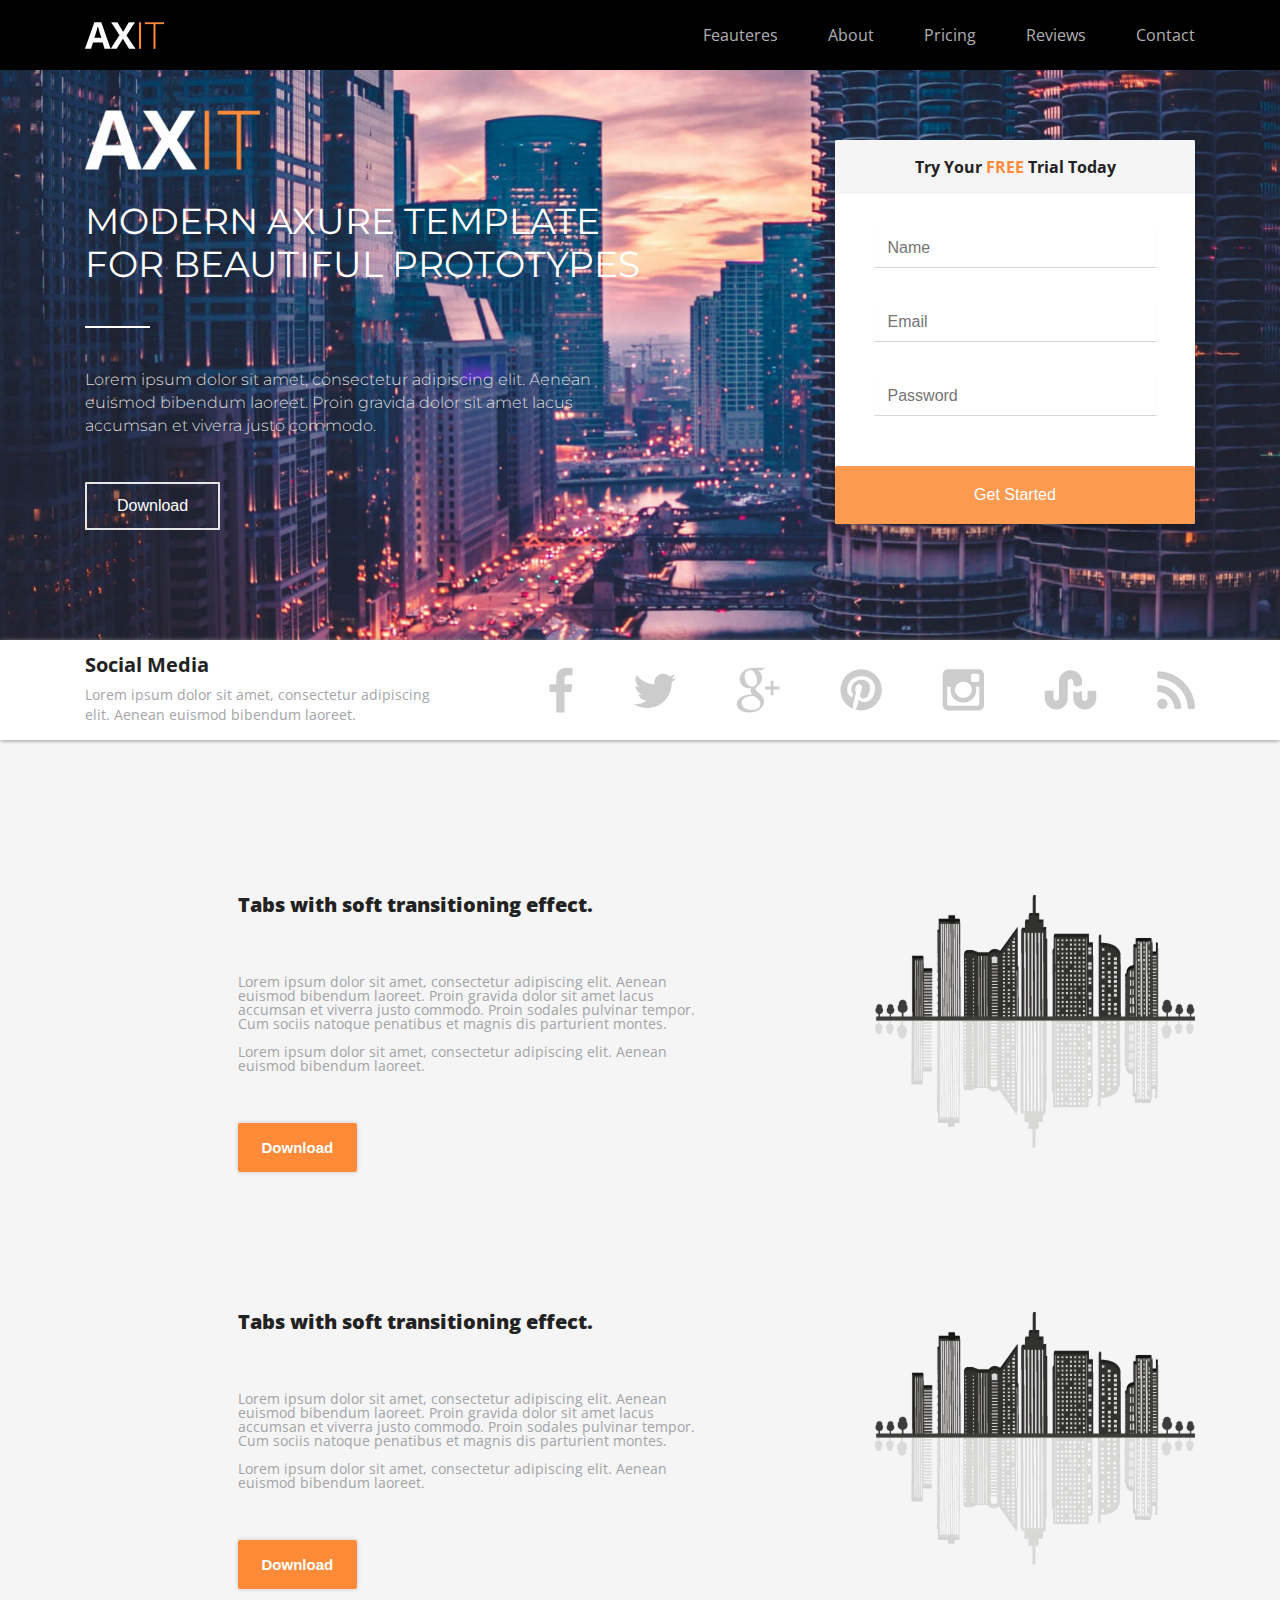
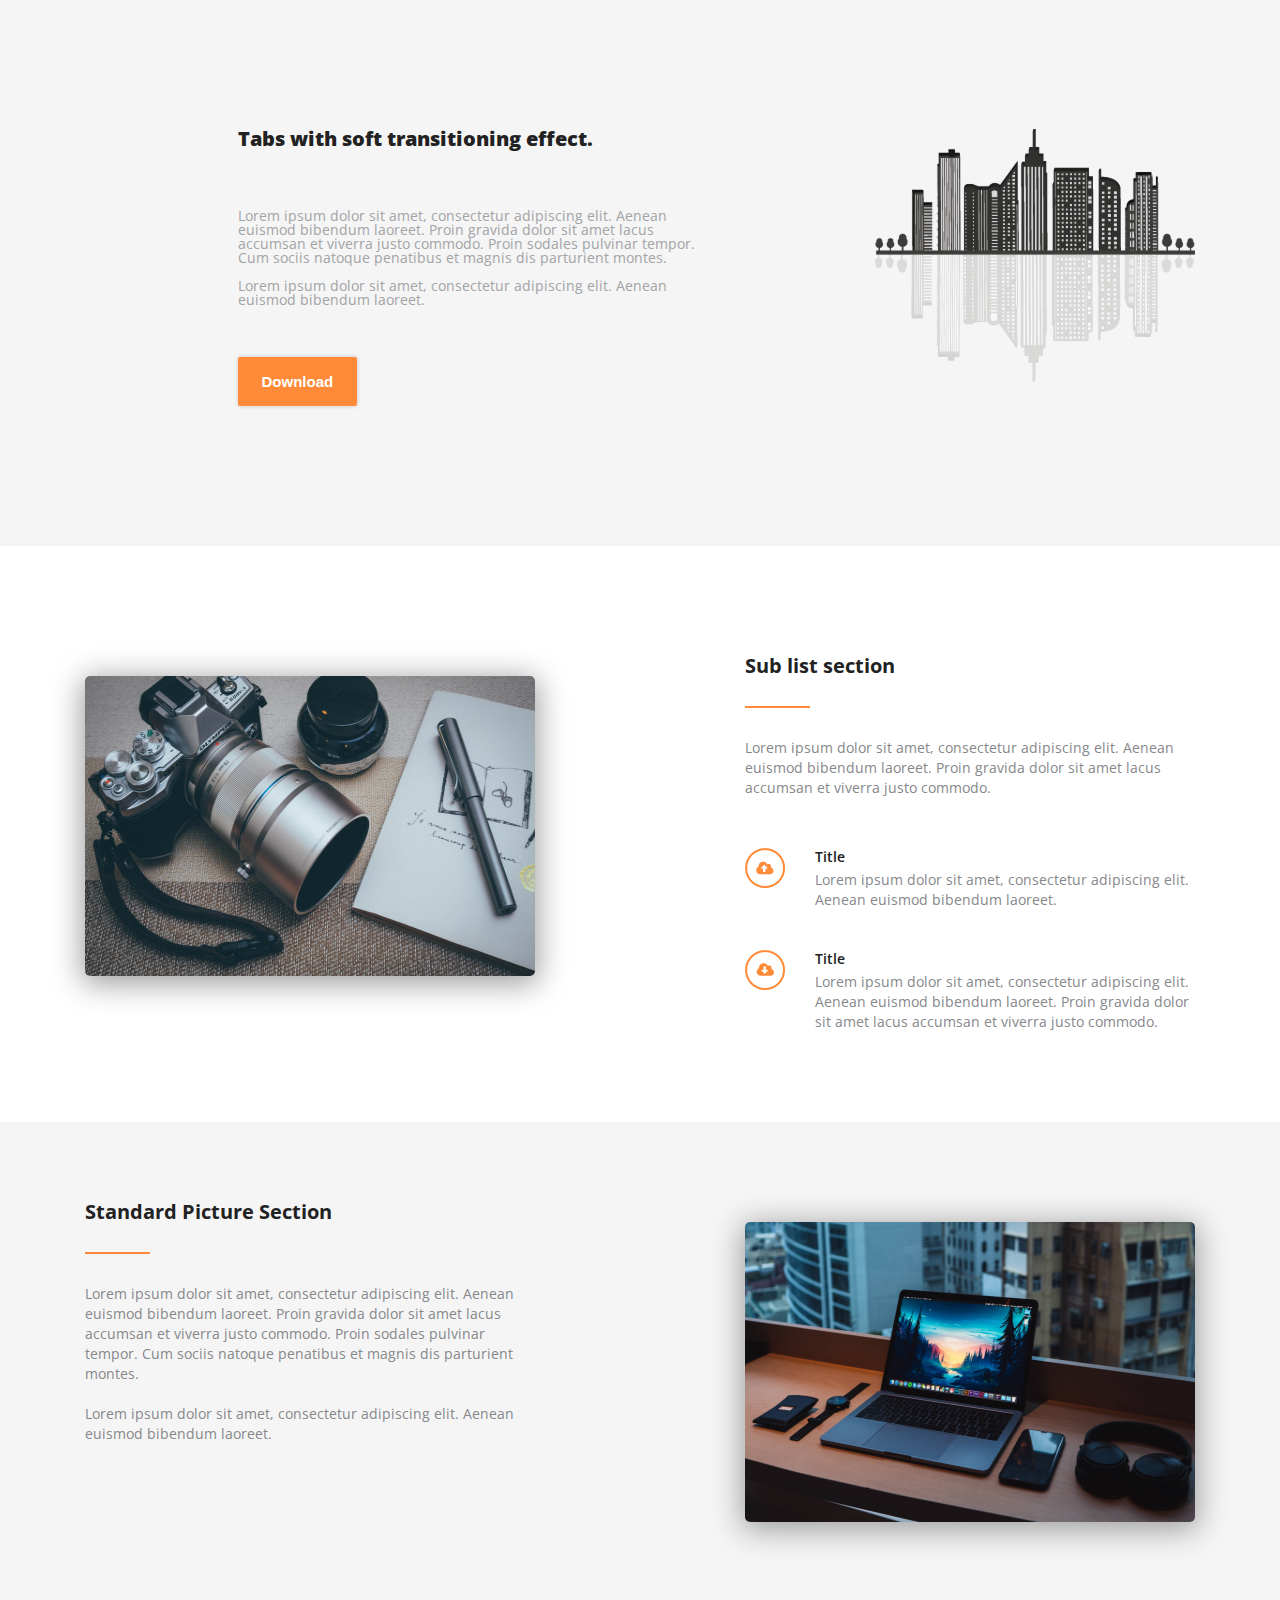
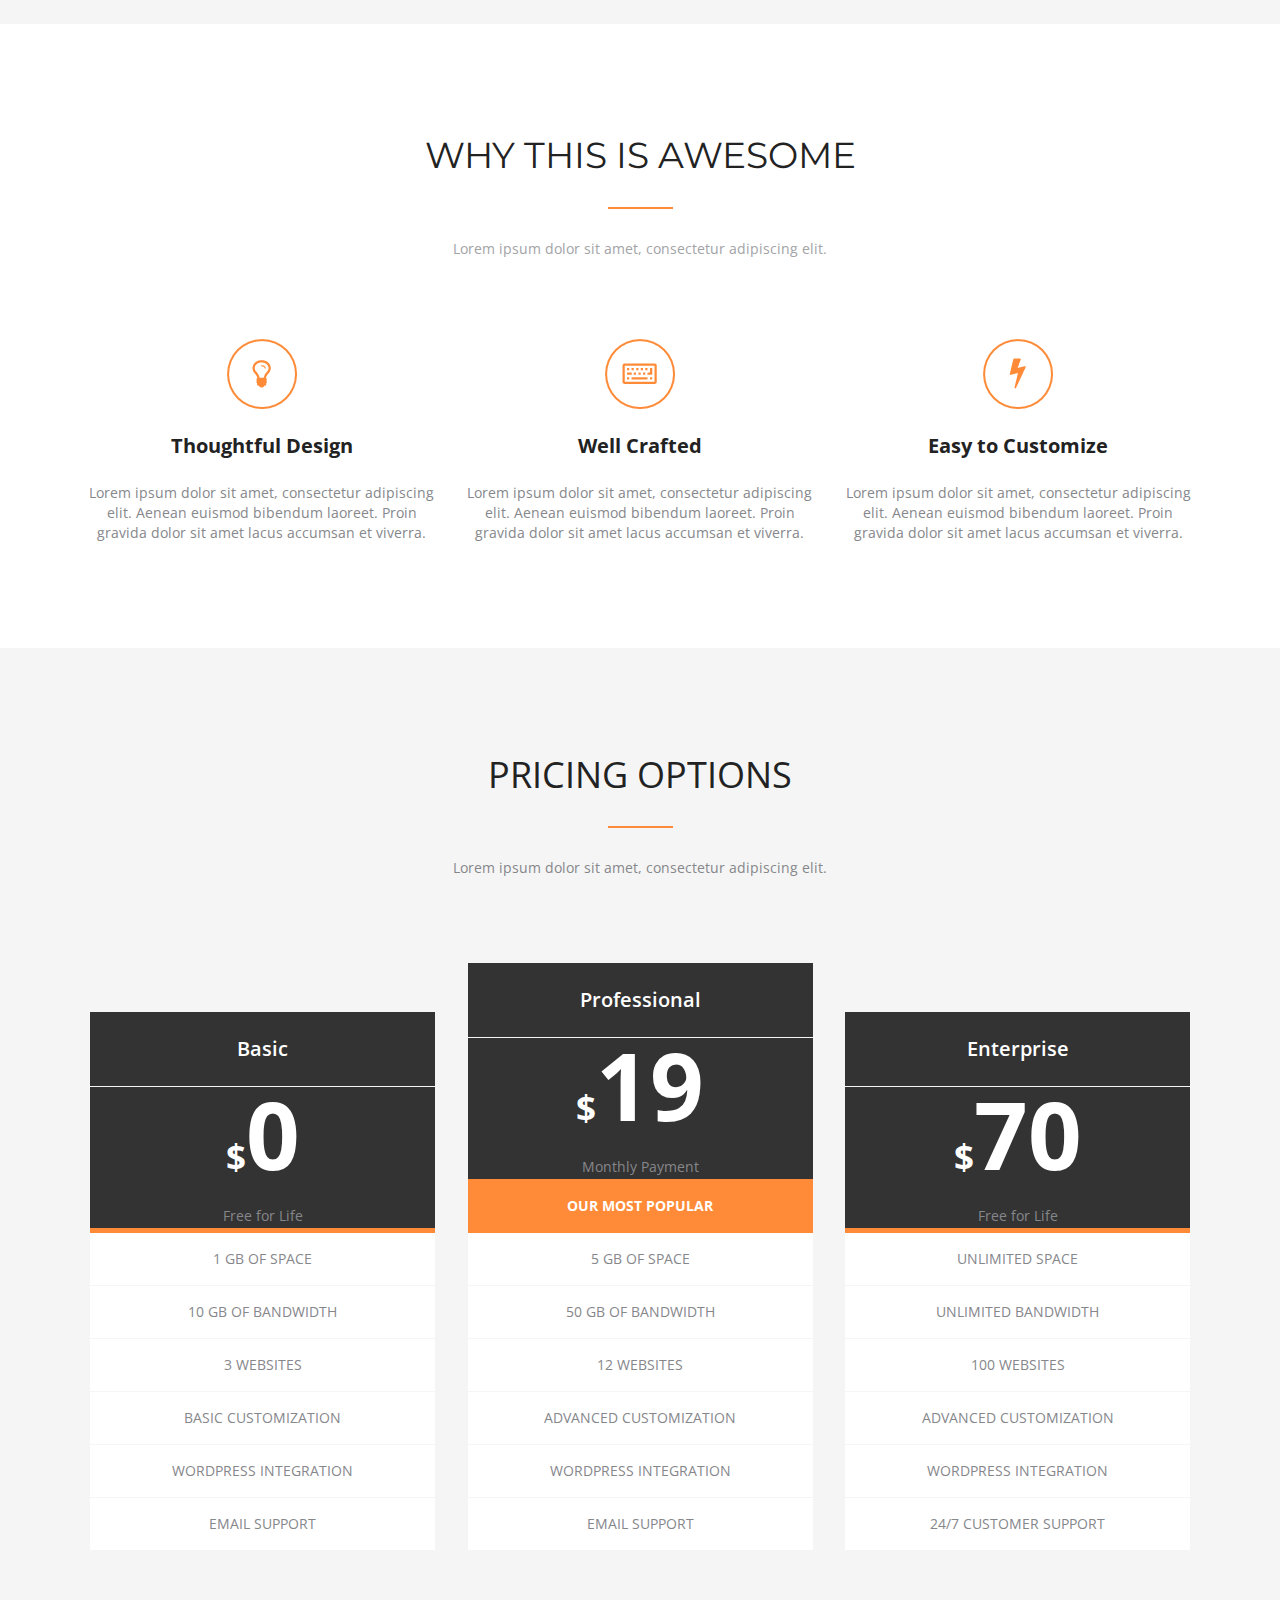
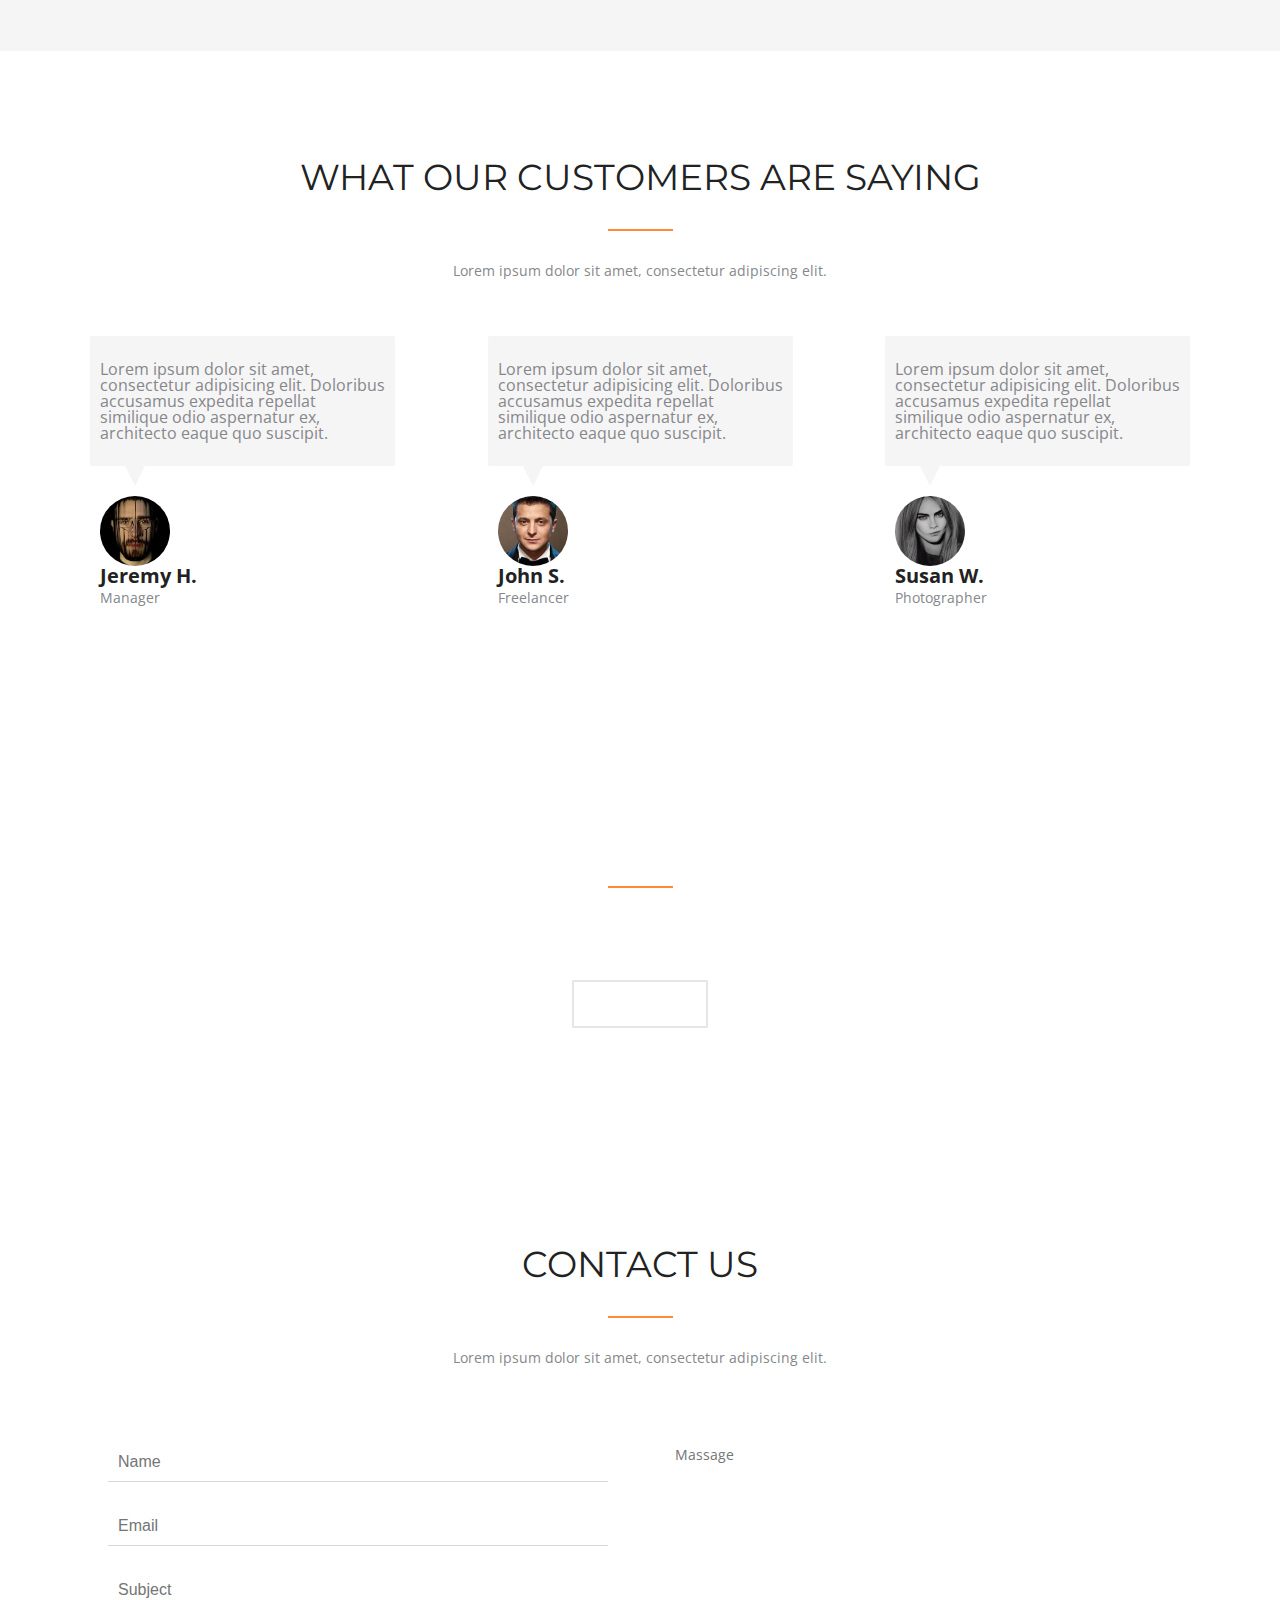
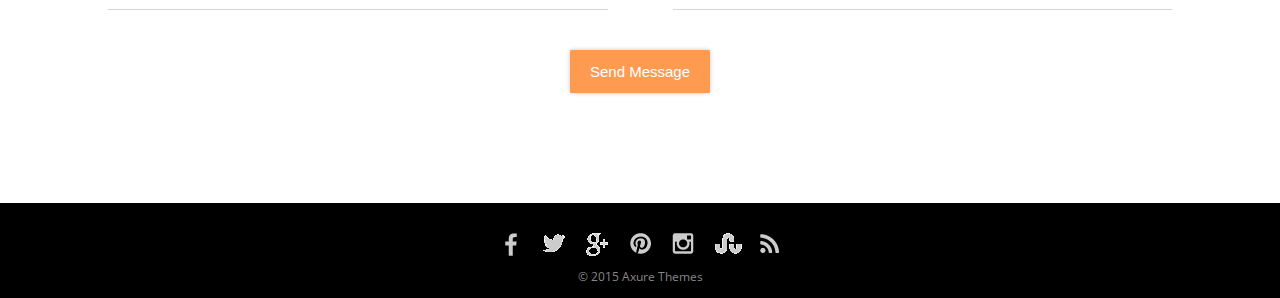
<file: portfolio/AXITcopy/index.html>
<!DOCTYPE html>
<html lang="en">

<head>
    <meta charset="UTF-8">
    <meta name="viewport" content="width=device-width, initial-scale=1.0">
    <meta http-equiv="X-UA-Compatible" content="ie=edge">
    <meta name="google" content="notranslate" />
    <link href="https://fonts.googleapis.com/css?family=Montserrat:300,400,700,900|Open+Sans:400,600,700&display=swap"
        rel="stylesheet">
    <link rel="stylesheet" href="css/reset.css">
    <link rel="stylesheet" href="css/style.css">
    <link rel="stylesheet" href="css/animate.css">
    <link rel="stylesheet" href="css/slick.css">
    <link rel="stylesheet" href="css/media.css">
    <title>axit</title>
</head>

<body>
    <div class="wrapper">
        <header class="header ">
            <div class="header__nav">
                <div class="container">
                    <div class="header__inner">
                        <div class="header_logo">
                            <a class="logo-link" href="#logo">
                                <img src="img/Logo.png" alt="">
                            </a>
                        </div>
                        <nav class="navigation">
                            <div class="navigation__burger">
                                <span></span>
                                <span></span>
                                <span></span>
                            </div>
                            <ul class="navigation_list">
                                <li class="navigation__list"><a class="navigation__link" href="#slider">Feauteres</a>
                                </li>
                                <li class="navigation__list"><a class="navigation__link" href="#present-top">About</a>
                                </li>
                                <li class="navigation__list"><a class="navigation__link" href="#pricing">Pricing</a>
                                </li>
                                <li class="navigation__list"><a class="navigation__link" href="#customers">Reviews</a>
                                </li>
                                <li class="navigation__list"><a class="navigation__link" href="#contact">Contact</a>
                                </li>
                            </ul>
                        </nav>
                    </div>
                </div>
            </div>
            <div id="logo" class="main">
                <div class="mainbg">
                    <div class="container">
                        <div class="main__body">
                            <div class="main__left">
                                <div class="main__box">
                                    <img src="img/Logomain.png" alt="" class="mainlogo">
                                    <div class="main__text">
                                        <h1> MODERN AXURE TEMPLATE
                                            FOR BEAUTIFUL PROTOTYPES </h1>
                                    </div>
                                    <div class="main__descr">
                                        <p>Lorem ipsum dolor sit amet, consectetur adipiscing elit. Aenean
                                            euismod bibendum laoreet. Proin gravida dolor sit amet lacus
                                            accumsan et viverra justo commodo.</p>
                                    </div>
                                    <button class="main__btn">Download</button>
                                </div>

                            </div>
                            <div class="main__right">
                                <form action="" class="main__form wow fadeInRight" data-wow-delay='0.5s'>
                                    <div class="form__descr">Try Your <span>FREE</span> Trial Today </div>
                                    <input type="text" placeholder="Name" class="form__input">
                                    <input type="email" placeholder="Email" class="form__input">
                                    <input type="password" placeholder="Password" class="form__input">
                                    <button class="form__btn">Get Started</button>
                                </form>
                            </div>
                        </div>
                    </div>
                </div>
            </div>
        </header>
        <main>
            <section id="" class="social">
                <div class="container">
                    <div class="social__body">
                        <div class="social__box">
                            <div class="social__text">
                                <p>Social Media</p>
                            </div>
                            <div class="social__descr">
                                <p> Lorem ipsum dolor sit amet, consectetur adipiscing elit.
                                    Aenean euismod bibendum laoreet.</p>
                            </div>
                        </div>

                        <div class="social__icons">
                            <ul class="social__list">
                                <li>
                                    <a href="https://www.facebook.com/" class="social__link">
                                        <img src="img/social/fb.png" alt="" class="social__img">
                                    </a>
                                </li>
                                <li>
                                    <a href="https://twitter.com/" class="social__link">
                                        <img src="img/social/tw.png" alt="" class="social__img">
                                    </a>
                                </li>
                                <li>
                                    <a href="https://myaccount.google.com/" class="social__link">
                                        <img src="img/social/ggl.png" alt="" class="social__img">
                                    </a>
                                </li>
                                <li>
                                    <a href="https://ru.wikipedia.org/" class="social__link">
                                        <img src="img/social/p.png" alt="" class="social__img">
                                    </a>
                                </li>
                                <li>
                                    <a href="https://www.instagram.com/" class="social__link">
                                        <img src="img/social/inst.png" alt="" class="social__img">
                                    </a>
                                </li>
                                <li>
                                    <a href="https://yandex.ru/" class="social__link">
                                        <img src="img/social/wave.png" alt="" class="social__img">
                                    </a>
                                </li>
                                <li>
                                    <a href="https://yandex.ru/" class="social__link">
                                        <img src="img/social/wifi.png" alt="" class="social__img">
                                    </a>
                                </li>

                            </ul>
                        </div>
                    </div>
                </div>
            </section>
            <section id="slider" class="slider">
                <div class="container">
                    <div class="slider__body">
                        <div class="slider__box">
                            <div class="slider__info">
                                <div class="slider__text">
                                    Tabs with soft transitioning effect.
                                </div>
                                <div class="slider__descr">
                                    <p> Lorem ipsum dolor sit amet, consectetur adipiscing elit. Aenean euismod
                                        bibendum laoreet. Proin gravida dolor sit amet lacus accumsan et viverra
                                        justo commodo. Proin sodales pulvinar tempor. Cum sociis natoque
                                        penatibus et magnis dis parturient montes.</p>
                                    <br>
                                    <p></p> Lorem ipsum dolor sit amet, consectetur adipiscing elit. Aenean euismod
                                    bibendum laoreet.</p>
                                </div>
                                <button class="slider__btn">
                                    Download
                                </button>
                            </div>
                            <div class="slider__img">
                                <img src="img/slider.png" alt="">
                            </div>
                        </div>
                        <div class="slider__box">
                            <div class="slider__info">
                                <div class="slider__text">
                                    Tabs with soft transitioning effect.
                                </div>
                                <div class="slider__descr">
                                    <p> Lorem ipsum dolor sit amet, consectetur adipiscing elit. Aenean euismod
                                        bibendum laoreet. Proin gravida dolor sit amet lacus accumsan et viverra
                                        justo commodo. Proin sodales pulvinar tempor. Cum sociis natoque
                                        penatibus et magnis dis parturient montes.</p>
                                    <br>
                                    <p></p> Lorem ipsum dolor sit amet, consectetur adipiscing elit. Aenean euismod
                                    bibendum laoreet.</p>
                                </div>
                                <button class="slider__btn">
                                    Download
                                </button>
                            </div>
                            <div class="slider__img">
                                <img src="img/slider.png" alt="">
                            </div>
                        </div>
                        <div class="slider__box">
                            <div class="slider__info">
                                <div class="slider__text">
                                    Tabs with soft transitioning effect.
                                </div>
                                <div class="slider__descr">
                                    <p> Lorem ipsum dolor sit amet, consectetur adipiscing elit. Aenean euismod
                                        bibendum laoreet. Proin gravida dolor sit amet lacus accumsan et viverra
                                        justo commodo. Proin sodales pulvinar tempor. Cum sociis natoque
                                        penatibus et magnis dis parturient montes.</p>
                                    <br>
                                    <p></p> Lorem ipsum dolor sit amet, consectetur adipiscing elit. Aenean euismod
                                    bibendum laoreet.</p>
                                </div>
                                <button class="slider__btn">
                                    Download
                                </button>
                            </div>
                            <div class="slider__img">
                                <img src="img/slider.png" alt="">
                            </div>
                        </div>
                    </div>
                </div>
            </section>
            <section id="present-top" class="present-top">
                <div class="container">
                    <div class="present__top">
                        <div class="present__img wow fadeInLeft" data-wow-offset="150">
                            <img src="img/prestop.jpg" alt="">
                        </div>
                        <div class="present__body">
                            <div class="present__title">
                                <div class="present__text">Sub list section</div>
                                <div class="present__descr">Lorem ipsum dolor sit amet, consectetur adipiscing elit.
                                    Aenean
                                    euismod bibendum laoreet. Proin gravida dolor sit amet lacus
                                    accumsan et viverra justo commodo.</div>
                            </div>
                            <div class="present__inner">
                                <div class="present__box">
                                    <img src="img/cloud1.png" alt="">
                                    <div class="present__content">
                                        <div class="present__text-inner">Title</div>
                                        <div class="present__descr-inner">Lorem ipsum dolor sit amet, consectetur
                                            adipiscing
                                            elit.
                                            Aenean euismod bibendum laoreet.</div>
                                    </div>
                                </div>
                                <div class="present__box">
                                    <img src="img/cloud2.png" alt="">
                                    <div class="present__content">
                                        <div class="present__text-inner">Title</div>
                                        <div class="present__descr-inner">Lorem ipsum dolor sit amet, consectetur
                                            adipiscing elit.
                                            Aenean euismod bibendum laoreet. Proin gravida dolor
                                            sit amet lacus accumsan et viverra justo commodo.</div>
                                    </div>
                                </div>
                            </div>
                        </div>
                    </div>
                </div>
            </section>
            <section id="" class="present-bot">
                <div class="container">
                    <div class="present__bot">
                        <div class="present__body">
                            <div class="present__title">
                                <div class="present__text">Standard Picture Section</div>
                                <div class="present__descr">
                                    <p> Lorem ipsum dolor sit amet, consectetur adipiscing elit. Aenean
                                        euismod bibendum laoreet. Proin gravida dolor sit amet lacus accumsan
                                        et viverra justo commodo. Proin sodales pulvinar tempor. Cum sociis
                                        natoque penatibus et magnis dis parturient montes.</p>
                                    <br>
                                    <p> Lorem ipsum dolor sit amet, consectetur adipiscing elit. Aenean euismod
                                        bibendum laoreet.</p>
                                </div>
                            </div>
                        </div>
                        <div class="present__img wow fadeInRight" data-wow-offset="150">
                            <img src="img/presbot.jpg" alt="">
                        </div>
                    </div>
                </div>
            </section>
            <section id="" class="awesome">
                <div class="container">
                    <div class="awesome__head">
                        <div class="awesome__text">WHY THIS IS AWESOME</div>
                        <div class="awesome__descr">Lorem ipsum dolor sit amet, consectetur adipiscing elit.</div>
                    </div>
                    <div class="awesome__advantages">
                        <div class="advantages wow zoomIn" data-wow-duration="0.6s" data-wow-offset="150">
                            <img src="img/advans1.png" alt="">
                            <div class="advantages__text">Thoughtful Design</div>
                            <div class="advantages__descr">Lorem ipsum dolor sit amet, consectetur adipiscing
                                elit. Aenean euismod bibendum laoreet. Proin gravida
                                dolor sit amet lacus accumsan et viverra.</div>
                        </div>
                        <div class="advantages wow zoomIn" data-wow-duration="1.2s" data-wow-offset="150">
                            <img src="img/advans2.png" alt="">
                            <div class="advantages__text">Well Crafted</div>
                            <div class="advantages__descr">Lorem ipsum dolor sit amet, consectetur adipiscing
                                elit. Aenean euismod bibendum laoreet. Proin gravida
                                dolor sit amet lacus accumsan et viverra.</div>
                        </div>
                        <div class="advantages wow zoomIn" data-wow-duration="1.8s" data-wow-offset="150">
                            <img src="img/advans3.png" alt="">
                            <div class="advantages__text">Easy to Customize</div>
                            <div class="advantages__descr">Lorem ipsum dolor sit amet, consectetur adipiscing
                                elit. Aenean euismod bibendum laoreet. Proin gravida
                                dolor sit amet lacus accumsan et viverra.</div>
                        </div>
                    </div>
                </div>
            </section>
            <section id="pricing" class="pricing">
                <div class="container">
                    <div class="pricing__text">PRICING OPTIONS</div>
                    <div class="pricing__descr">Lorem ipsum dolor sit amet, consectetur adipiscing elit.</div>



                    <div class="card">
                        <div class="card__body wow fadeInLeft" data-wow-duration="0.8s" data-wow-offset="150">
                            <div class="card__box">
                                <div class="card__text">Basic</div>
                                <div class="card__price"><span>$</span>0</div>
                                <div class="card__ps">Free for Life</div>
                            </div>
                            <div class="card__popular"></div>
                            <div class="card__adv">
                                <p>1 gb of space</p>
                                <p>10 gb of bandwidth</p>
                                <p>3 websites</p>
                                <p>Basic Customization</p>
                                <p>wordpress integration</p>
                                <p>email support</p>
                            </div>
                        </div>
                        <div class="card__body wow fadeInUp" data-wow-duration="1.8s" data-wow-offset="150">
                            <div class="card__box">
                                <div class="card__text">Professional</div>
                                <div class="card__price"><span>$</span>19</div>
                                <div class="card__ps">Monthly Payment</div>
                            </div>
                            <div class="card__popular popular-active">OUR MOST POPULAR</div>
                            <div class="card__adv">
                                <p>5 gb of space</p>
                                <p>50 gb of bandwidth</p>
                                <p>12 websites</p>
                                <p>Advanced Customization</p>
                                <p>wordpress integration</p>
                                <p>email support</p>
                            </div>
                        </div>
                        <div class="card__body wow fadeInRight" data-wow-duration="0.8s" data-wow-offset="150">
                            <div class="card__box">
                                <div class="card__text">Enterprise</div>
                                <div class="card__price"><span>$</span>70</div>
                                <div class="card__ps">Free for Life</div>
                            </div>
                            <div class="card__popular"></div>
                            <div class="card__adv">
                                <p>Unlimited space</p>
                                <p>unlimited bandwidth</p>
                                <p>100 websites</p>
                                <p>Advanced Customization</p>
                                <p>wordpress integration</p>
                                <p>24/7 customer support</p>
                            </div>
                        </div>
                    </div>
                </div>
            </section>
            <section id="customers" class="customers">
                <div class="container">
                    <div class="customers__text">WHAT OUR CUSTOMERS ARE SAYING</div>
                    <div class="customers__descr">Lorem ipsum dolor sit amet, consectetur adipiscing elit.</div>
                    <div class="customers__body">
                        <div class="customers_box wow fadeInUp" data-wow-duration="1s" data-wow-offset="150">
                            <div class="customers__thinks">
                                Lorem ipsum dolor sit amet,
                                consectetur adipisicing elit. Doloribus
                                accusamus expedita repellat similique
                                odio aspernatur ex, architecto eaque
                                quo suscipit.
                            </div>
                            <div class="customers__img">
                                <img src="img/photo.jpg" alt="">
                            </div>
                            <div class="customers__inner-box">
                                <div class="customers__name">Jeremy H.</div>
                                <div class="customers__prof">Manager</div>
                            </div>
                        </div>
                        <div class="customers_box wow fadeInUp" data-wow-duration="1.3s" data-wow-offset="150">
                            <div class="customers__thinks">
                                Lorem ipsum dolor sit amet,
                                consectetur adipisicing elit. Doloribus
                                accusamus expedita repellat similique
                                odio aspernatur ex, architecto eaque
                                quo suscipit.
                            </div>
                            <div class="customers__img">
                                <img src="img/photo3.jpg" alt="">
                            </div>
                            <div class="customers__inner-box">
                                <div class="customers__name">John S.</div>
                                <div class="customers__prof">Freelancer</div>
                            </div>
                        </div>
                        <div class="customers_box wow fadeInUp" data-wow-duration="1.6s" data-wow-offset="150">
                            <div class="customers__thinks">
                                Lorem ipsum dolor sit amet,
                                consectetur adipisicing elit. Doloribus
                                accusamus expedita repellat similique
                                odio aspernatur ex, architecto eaque
                                quo suscipit.
                            </div>
                            <div class="customers__img">
                                <img src="img/photo2.jpg" alt="">
                            </div>
                            <div class="customers__inner-box">
                                <div class="customers__name">Susan W.</div>
                                <div class="customers__prof">Photographer</div>
                            </div>
                        </div>
                    </div>
                </div>
            </section>
            <section id="" class="stylish">
                <div class="stylish__bg" style="background: url(img/stylishbg.jpg) no-repeat; background-size: cover; background-position: center;
                    background-attachment: fixed;">
                    <div class="container">
                        <div class="stylish__text">STYLISH AXURE DESIGN</div>
                        <div class="stylish__descr">Use the sections you need, remove the ones you don't. Create
                            gorgeous prototypes faster than ever!</div>
                        <button class="stylish__btn">Download</button>
                    </div>
                </div>
            </section>
            <section id="contact" class="contact">
                <div class="container">
                    <div class="contact__body">
                        <div class="contact__text">CONTACT US</div>
                        <div class="contact__descr">Lorem ipsum dolor sit amet, consectetur adipiscing elit.</div>
                        <form action="" class="contact__form">
                            <div class="contact__box">
                                <input class="contact__input" type="text" placeholder="Name">
                                <input class="contact__input" type="email" placeholder="Email">
                                <input class="contact__input" type="text" placeholder="Subject">
                            </div>
                            <textarea name="" id="" cols="30" rows="10" placeholder="Massage"></textarea>
                            <button class="contact__btn">Send Message</button>
                        </form>
                    </div>
                </div>
            </section>
            <footer id="" class="footer">
                <div class="container">
                    <ul class="footer__list">
                        <li>
                            <a href="https://www.facebook.com/" class="footer__link">
                                <img src="img/social/footerfb.png" alt="" class="social__img">
                            </a>
                        </li>
                        <li>
                            <a href="https://twitter.com/" class="footer__link">
                                <img src="img/social/footertw.png" alt="" class="social__img">
                            </a>
                        </li>
                        <li>
                            <a href="https://myaccount.google.com/" class="footer__link">
                                <img src="img/social/footerg.png" alt="" class="social__img">
                            </a>
                        </li>
                        <li>
                            <a href="https://ru.wikipedia.org/" class="footer__link">
                                <img src="img/social/footerp.png" alt="" class="social__img">
                            </a>
                        </li>
                        <li>
                            <a href="https://www.instagram.com/" class="footer__link">
                                <img src="img/social/footerinst.png" alt="" class="social__img">
                            </a>
                        </li>
                        <li>
                            <a href="https://yandex.ru/" class="footer__link">
                                <img src="img/social/footerwave.png" alt="" class="social__img">
                            </a>
                        </li>
                        <li>
                            <a href="https://yandex.ru/" class="footer__link">
                                <img src="img/social/footerwf.png" alt="" class="social__img">
                            </a>
                        </li>

                    </ul>
                    <div class="footer__text">© 2015 Axure Themes</div>
                </div>
            </footer>
        </main>
    </div>
    <script src="https://code.jquery.com/jquery-3.4.1.min.js"
        integrity="sha256-CSXorXvZcTkaix6Yvo6HppcZGetbYMGWSFlBw8HfCJo=" crossorigin="anonymous"></script>
    <script src="js/main.js"></script>
    <script src="js/wow.min.js"></script>
    <script src="js/slick.min.js"></script>
</body>

</html>
</file>
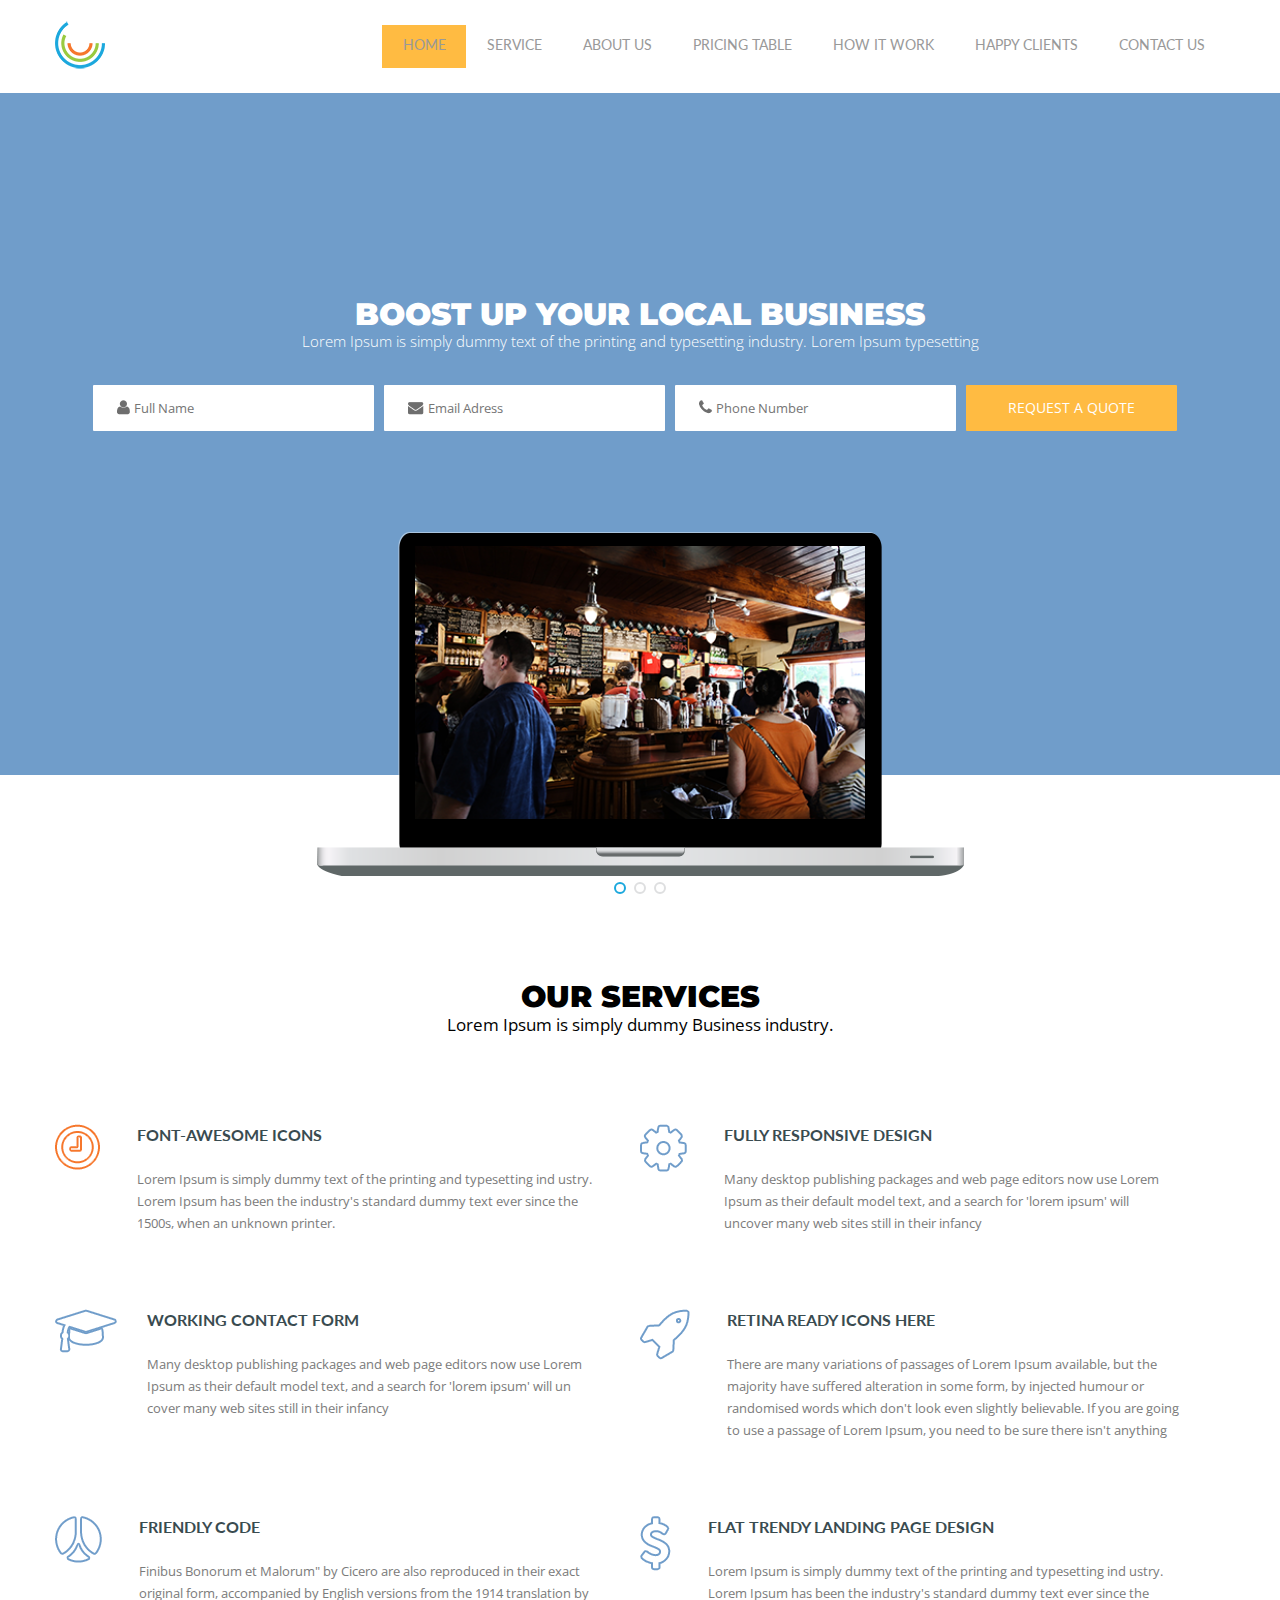
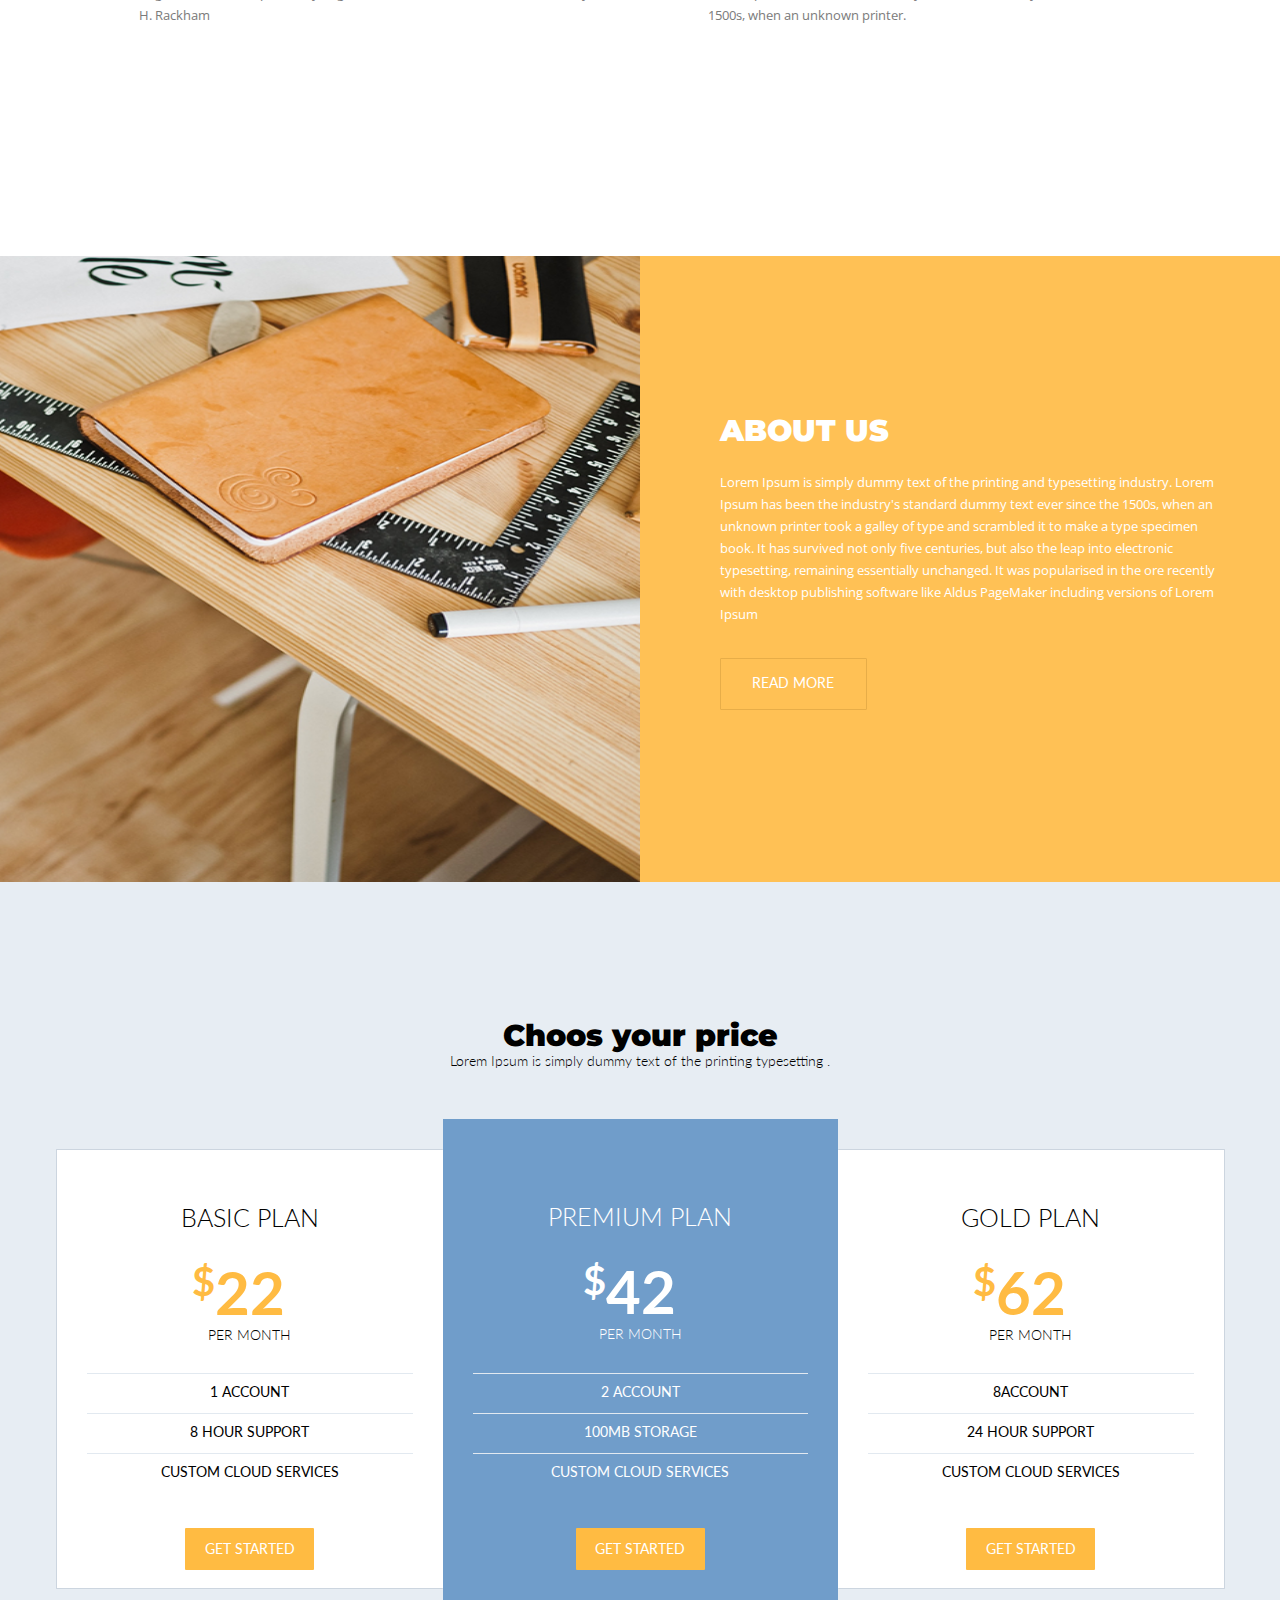
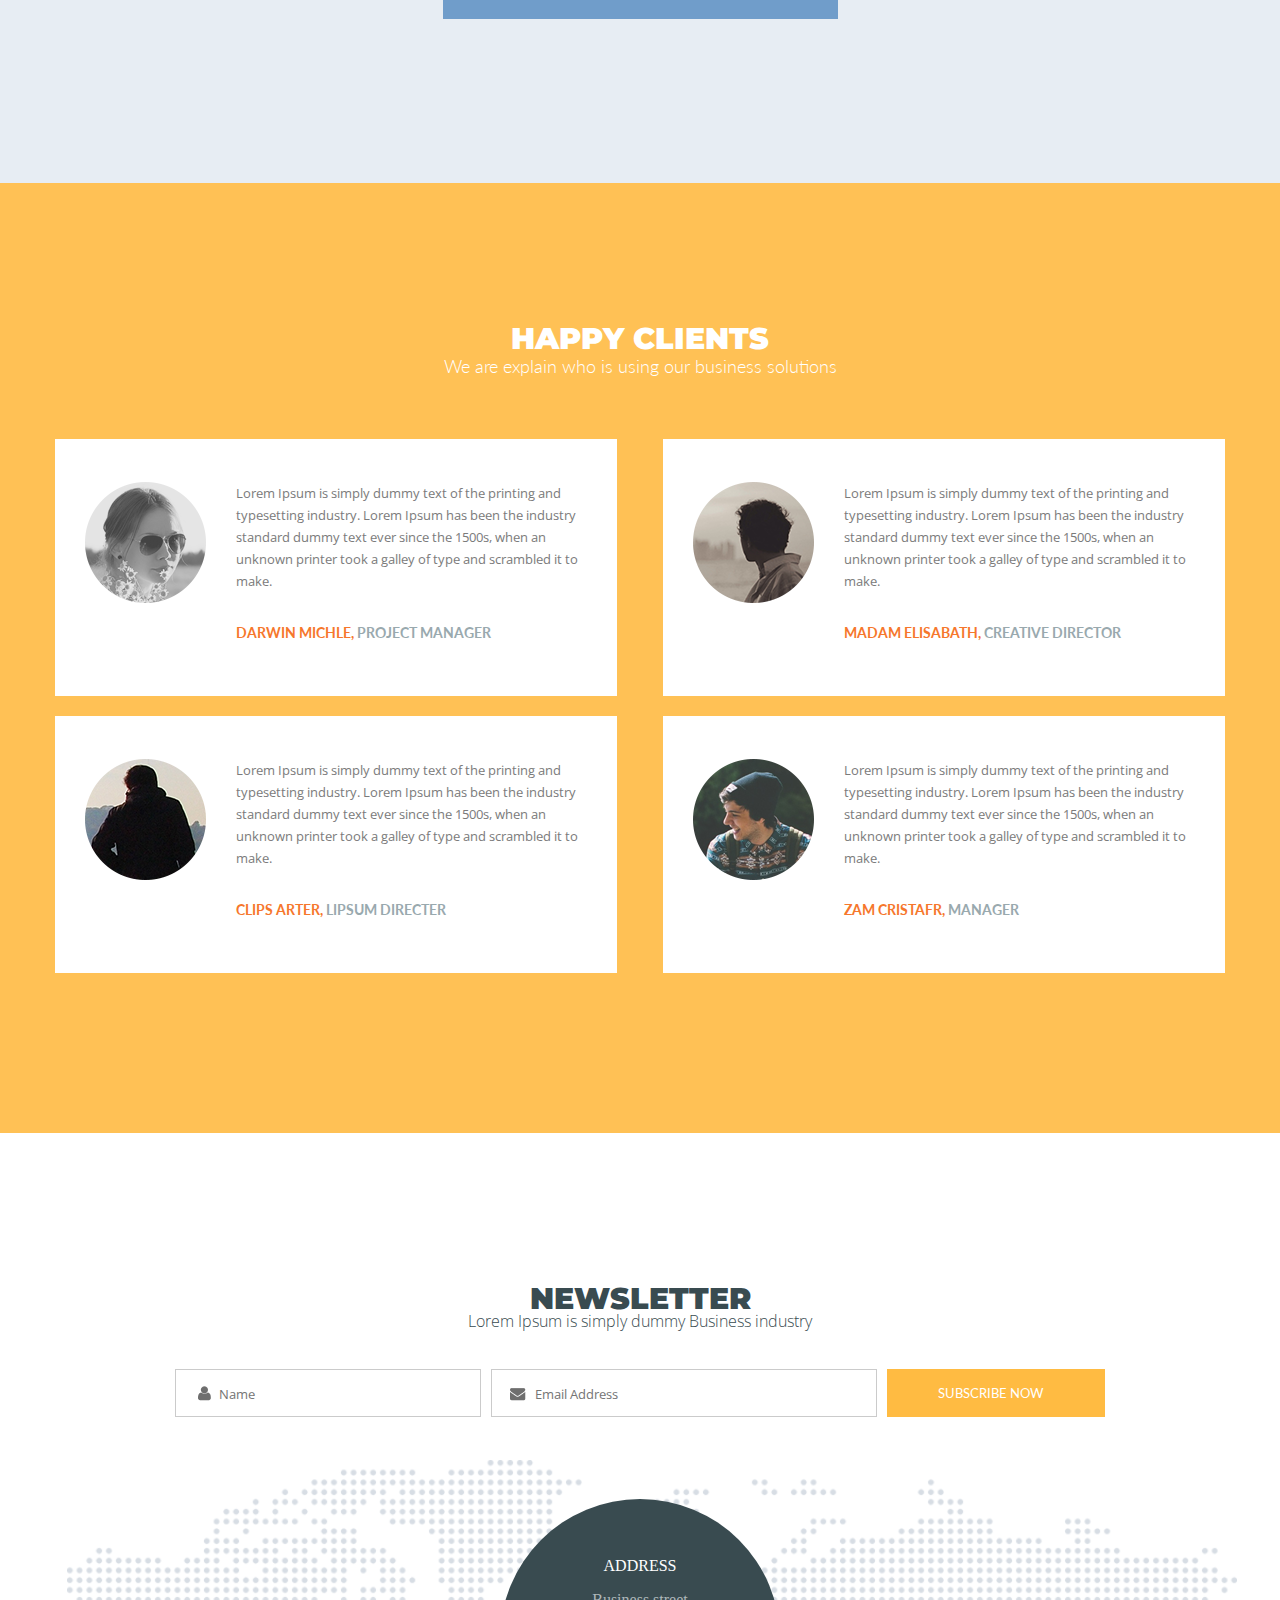
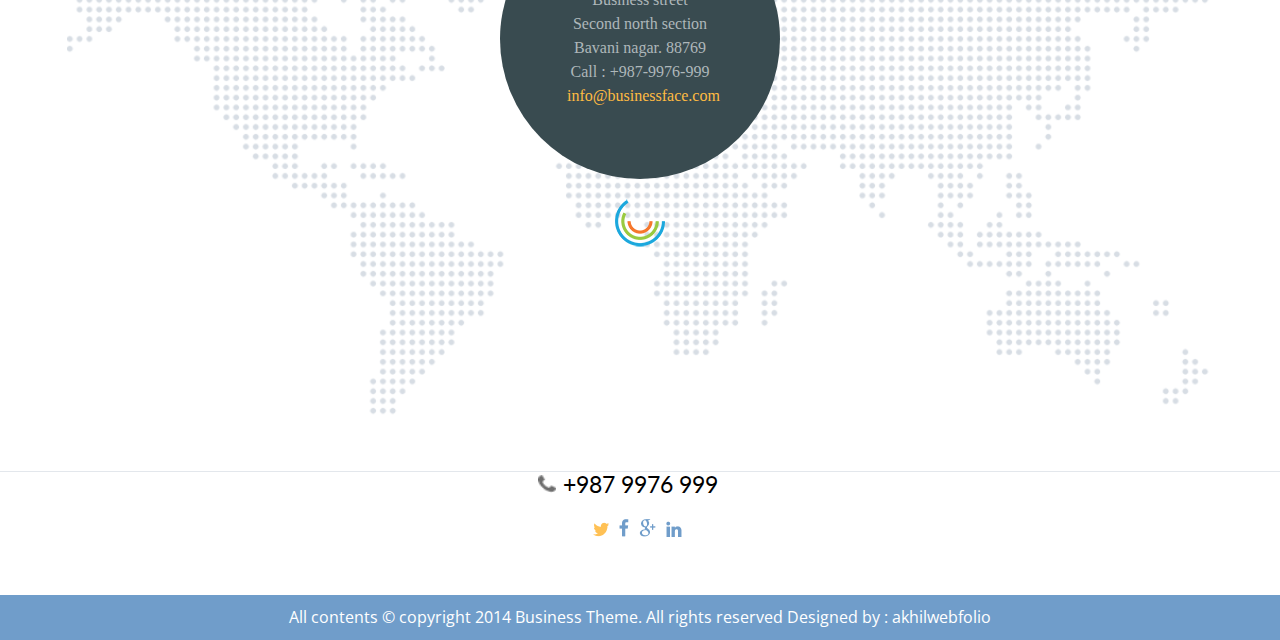
<file: portfolio/business/index.html>
<!DOCTYPE html>
<html lang="en">

<head>
    <meta charset="UTF-8">
    <meta name="viewport" content="width=device-width, initial-scale=1.0">
    <meta http-equiv="X-UA-Compatible" content="ie=edge">
    <meta name="google" content="notranslate" />
    <link
        href="https://fonts.googleapis.com/css?family=Lato:300,400,700|Montserrat:400,700,900|Open+Sans:300,400,700&display=swap"
        rel="stylesheet">
    <link rel="stylesheet" href="css/normalize.css">
    <link rel="stylesheet" href="css/slick.css">
    <link rel="stylesheet" href="css/style.css">
    <link rel="stylesheet" href="css/media.css">
    <title>business</title>
</head>

<body>
    <header class="header">
        <div class="container">
            <div class="header__body">
                <a href="#" class="header__logo">
                    <img src="img/logo.png" alt="">
                </a>

                <div class="header__block">
                    <nav class="header__menu">
                        <a href="#" class="header__burger">
                            <span></span>
                            <span></span>
                            <span></span>
                        </a>
                        <ul class="header__list">
                            <li>
                                <a href="" class="header__link header__link_active">Home</a>
                            </li>
                            <li>
                                <a href="" class="header__link">Service</a>
                            </li>
                            <li>
                                <a href="" class="header__link">About us</a>
                            </li>
                            <li>
                                <a href="" class="header__link">Pricing Table</a>
                            </li>
                            <li>
                                <a href="" class="header__link">How it work</a>
                            </li>
                            <li>
                                <a href="" class="header__link">Happy Clients</a>
                            </li>
                            <li>
                                <a href="" class="header__link">Contact Us</a>
                            </li>
                        </ul>
                    </nav>
                </div>
            </div>
        </div>
    </header>
    <div class="recuest">
        <div class="container">
            <div class="recuest__body">
                <div class="recuest__head">
                    Boost up your Local business
                </div>
                <div class="recuest__descr">
                    Lorem Ipsum is simply dummy text of the printing and typesetting industry. Lorem Ipsum
                    typesetting
                </div>
                <div class="recuest__inputs">
                    <div class="recuest__inputs_block">
                        <div class="recuest__icon">
                            <input type="text" class="recuest__form1" placeholder="Full Name">
                            <img src="img/input1.png" class="inputicon">
                        </div>
                        <div class="recuest__icon">
                            <input type="email" class="recuest__form2" placeholder="Email Adress">
                            <img src="img/input2.png" class="inputicon2">
                        </div>
                        <div class="recuest__icon">
                            <input type="phone" class="recuest__form3" placeholder="Phone Number">
                            <img src="img/input3.png" class="inputicon3"></img>
                        </div>
                        <button class="btn">Request a quote</button>
                    </div>
                </div>
                <div class="recuest__body-bot">
                    <div class="recuest__pc">
                        <div class="recuest__pc_img">

                            <img src="img/PC.png" alt="">
                            <div class="slider">
                                <div class="item">
                                    <img src="img/PCfon.png" alt="Первый слайд">
                                </div>

                                <div class="item">
                                    <img src="img/PCfon.png" alt="Второй слайд">
                                </div>

                                <div class="item">
                                    <img src="img/PCfon.png" alt="Третий слайд">
                                </div>

                                <a class="prev" onclick="minusSlide()">&#10094;</a>
                                <a class="next" onclick="plusSlide()">&#10095;</a>
                            </div>
                            <div class="slider-dots">
                                <span class="slider-dots_item" onclick="currentSlide(1)"></span>
                                <span class="slider-dots_item" onclick="currentSlide(2)"></span>
                                <span class="slider-dots_item" onclick="currentSlide(3)"></span>
                            </div>
                        </div>
                    </div>
                </div>
            </div>
        </div>
    </div>

    <section class="service">
        <div class="container">
            <div class="service__title">
                <div class="service__head">
                    Our Services
                </div>
                <div class="service__descr">
                    Lorem Ipsum is simply dummy Business industry.
                </div>
            </div>
            <div class="service__body">
                <div class="service__content">
                    <div class="service__img">
                        <img src="img/servicepng1.png" alt="">
                    </div>
                    <div class="service__box">
                        <div class="service__headline">
                            Font-Awesome Icons
                        </div>
                        <div class="service__text">
                            Lorem Ipsum is simply dummy text of the printing and typesetting ind
                            ustry. Lorem Ipsum has been the industry's standard dummy text ever
                            since the 1500s, when an unknown printer.
                        </div>
                    </div>
                </div>
                <div class="service__content">
                    <div class="service__img">
                        <img src="img/servicepng4.png" alt="">
                    </div>
                    <div class="service__box">
                        <div class="service__headline">
                            Fully Responsive Design
                        </div>
                        <div class="service__text">
                            Many desktop publishing packages and web page editors now use Lorem Ipsum as their default
                            model text, and a search for
                            'lorem ipsum' will uncover many web sites still in their infancy
                        </div>
                    </div>
                </div>
                <div class="service__content">
                    <div class="service__img">
                        <img src="img/servicepng2.png" alt="">
                    </div>
                    <div class="service__box">
                        <div class="service__headline">
                            Working Contact form
                        </div>
                        <div class="service__text">
                            Many desktop publishing packages and web page editors now use Lorem Ipsum as their default
                            model text, and a search for
                            'lorem ipsum' will un
                            cover many web sites still in their infancy
                        </div>
                    </div>
                </div>
                <div class="service__content">
                    <div class="service__img">
                        <img src="img/servicepng5.png" alt="">
                    </div>
                    <div class="service__box">
                        <div class="service__headline">
                            Retina Ready icons here
                        </div>
                        <div class="service__text">
                            There are many variations of passages of Lorem Ipsum available, but the majority have
                            suffered alteration in some form,
                            by injected humour
                            or randomised words which don't look even slightly believable.
                            If you are going to use a passage of Lorem Ipsum, you need to be sure there isn't anything
                        </div>
                    </div>
                </div>
                <div class="service__content">
                    <div class="service__img">
                        <img src="img/servicepng3.png" alt="">
                    </div>
                    <div class="service__box">
                        <div class="service__headline">
                            Friendly Code
                        </div>
                        <div class="service__text">
                            Finibus Bonorum et Malorum" by Cicero are also reproduced in their
                            exact original form, accompanied by English versions from the 1914 translation by H. Rackham
                        </div>
                    </div>
                </div>
                <div class="service__content">
                    <div class="service__img">
                        <img src="img/servicepng6.png" alt="">
                    </div>
                    <div class="service__box">
                        <div class="service__headline">
                            Flat trendy landing page Design
                        </div>
                        <div class="service__text">
                            Lorem Ipsum is simply dummy text of the printing and typesetting ind
                            ustry. Lorem Ipsum has been the industry's standard dummy text ever
                            since the 1500s, when an unknown printer.
                        </div>
                    </div>
                </div>
            </div>
        </div>
    </section>

    <section class="about">
        <div class="container">
            <div class="about__content">
                <img src="img/aboutphoto.png" alt="">
                <div class="about__body">

                </div>
                <div class="about__body">
                    <div class="about__head">
                        ABout us
                    </div>
                    <div class="about__descr">
                        Lorem Ipsum is simply dummy text of the printing and typesetting industry. Lorem Ipsum has been
                        the industry's standard
                        dummy text ever since the 1500s, when an unknown printer took a galley of type and scrambled it
                        to make a type specimen
                        book. It has survived not only five centuries, but also the leap into electronic typesetting,
                        remaining essentially
                        unchanged. It was popularised in the ore recently with desktop publishing software like Aldus
                        PageMaker including
                        versions of Lorem Ipsum
                    </div>
                    <button class="about__btn">Read more</button>
                </div>

            </div>
        </div>
    </section>


    <section class="price">
        <div class="container">
            <div class="price__body">
                <div class="price__head">
                    Choos your price
                </div>
                <div class="price__descr">
                    Lorem Ipsum is simply dummy text of the printing typesetting .
                </div>
            </div>
            <div class="price__content">
                <div class="price__box-left">
                    <div class="price__heading-left">
                        Basic plan
                    </div>
                    <div class="price__money-left">
                        <div class="doll-left">$</div>
                        <div class="number-left">22</div>
                    </div>
                    <div class="month-left">per month</div>
                    <div class="price__advantage-left">
                        <div class="advantage">1 Account</div>
                        <div class="advantage">8 hour support</div>
                        <div class="advantage">Custom Cloud Services</div>
                    </div>
                    <button class="price__btn">Get Started</button>
                </div>
                <div class="price__box-center">
                    <div class="price__heading-center">
                        Premium plan
                    </div>
                    <div class="price__money-center">
                        <div class="doll-center">$</div>
                        <div class="number-center">42</div>
                    </div>
                    <div class="month-center">per month</div>
                    <div class="price__advantage-center">
                        <div class="advantage-center">2 Account</div>
                        <div class="advantage-center">100MB Storage</div>
                        <div class="advantage-center">Custom Cloud Services</div>
                    </div>
                    <button class="price__btn">Get Started</button>
                </div>
                <div class="price__box-right">
                    <div class="price__heading-right">
                        Gold plan
                    </div>
                    <div class="price__money-right">
                        <div class="doll-right">$</div>
                        <div class="number-right">62</div>
                    </div>
                    <div class="month-right"> per month</div>
                    <div class="price__advantage-right">
                        <div class="advantage">8Account</div>
                        <div class="advantage">24 hour support</div>
                        <div class="advantage">Custom Cloud Services</div>
                    </div>
                    <button class="price__btn">Get Started</button>
                </div>
            </div>
        </div>
    </section>


    <section class="clients">
        <div class="container">
            <div class="clients__body">
                <div class="clients__head">
                    Happy Clients
                </div>
                <div class="clients__descr">
                    We are explain who is using our business solutions
                </div>
            </div>

            <div class="clients__shell">
                <div class="clients__content">
                    <div class="clients__img">
                        <img src="img/clients1.png" alt="">
                    </div>
                    <div class="clients__box">
                        <div class="clients__text">
                            Lorem Ipsum is simply dummy text of the printing and typesetting industry. Lorem Ipsum has
                            been
                            the industry standard
                            dummy text ever since the 1500s, when an unknown printer took a galley of type and scrambled
                            it to make.
                        </div>
                        <div class="clients__headline">
                            <span class="author__left">Darwin Michle,</span> <span class="author__right">Project
                                manager</span>
                        </div>
                    </div>
                </div>
                <div class="clients__content">
                    <div class="clients__img">
                        <img src="img/clients2.png" alt="">
                    </div>
                    <div class="clients__box">
                        <div class="clients__text">
                            Lorem Ipsum is simply dummy text of the printing and typesetting industry. Lorem Ipsum has
                            been
                            the industry standard
                            dummy text ever since the 1500s, when an unknown printer took a galley of type and scrambled
                            it to make.
                        </div>
                        <div class="clients__headline">

                            <span class="author__left">Madam Elisabath,</span> <span class="author__right">Creative
                                Director</span>
                        </div>
                    </div>
                </div>
                <div class="clients__content">
                    <div class="clients__img">
                        <img src="img/clients3.png" alt="">
                    </div>
                    <div class="clients__box">
                        <div class="clients__text">
                            Lorem Ipsum is simply dummy text of the printing and typesetting industry. Lorem Ipsum has
                            been
                            the industry standard
                            dummy text ever since the 1500s, when an unknown printer took a galley of type and scrambled
                            it to make.
                        </div>
                        <div class="clients__headline">
                            <span class="author__left">Clips arter,</span> <span class="author__right">Lipsum
                                directer</span>
                        </div>
                    </div>
                </div>
                <div class="clients__content">
                    <div class="clients__img">
                        <img src="img/clients4.png" alt="">
                    </div>
                    <div class="clients__box">
                        <div class="clients__text">
                            Lorem Ipsum is simply dummy text of the printing and typesetting industry. Lorem Ipsum has
                            been
                            the industry standard
                            dummy text ever since the 1500s, when an unknown printer took a galley of type and scrambled
                            it to make.
                        </div>
                        <div class="clients__headline">
                            <span class="author__left">zam cristafr,</span> <span class="author__right">manager</span>
                        </div>
                    </div>
                </div>
            </div>

        </div>
    </section>

    <section class="address">
        <div class="container">
            <div class="address__header">
                <div class="address__title">newsletter</div>
                <div class="address__descr">Lorem Ipsum is simply dummy Business industry</div>
            </div>
            <div class="address__form">
                <div class="address__form-icon">
                    <input type="text" class="form-left" placeholder="Name">
                    <img class="form__icon-left" src="img/input1.png" alt="">
                </div>
                <div class="address__form-icon">
                    <input type="text" class="form-center" placeholder="Email Address">
                    <img class="form__icon-center" src="img/input2.png" alt="">
                </div>
                <button class="form__btn">Subscribe now</button>
            </div>


            <div class="address__contacts">
                <div class="address__intro"></div>
                <div class="address__circle">
                    <div class="contacts__title">Address

                    </div>
                    <div class="contacts__descr">Business street Second north section Bavani nagar. 88769 Call :
                        +987-9976-999
                        <span><a class="contact__link" href="#" type="email">info@businessface.com</a></span>
                    </div>
                </div>
            </div>
            <div class="address__logo">
                <img src="img/logo.png" alt="">
            </div>
        </div>
    </section>

    <footer class="footer">
        <div class="container">
            <!-- <nav class="footer__nav">
                <ul class="navigation">
                    <li class="navigation__list">
                        <a href="#" class="navigation__link">Home</a>
                    </li>
                    <li class="navigation__list">
                        <a href="#" class="navigation__link">Service</a>
                    </li>
                    <li class="navigation__list">
                        <a href="#" class="navigation__link">About us</a>
                    </li>
                    <li class="navigation__list">
                        <a href="#" class="navigation__link">Pricing Table</a>
                    </li>
                    <li class="navigation__list">
                        <a href="#" class="navigation__link">How it work</a>
                    </li>
                    <li class="navigation__list">
                        <a href="#" class="navigation__link">Happy Clients</a>
                    </li>
                    <li class="navigation__list">
                        <a href="#" class="navigation__link">Contact Us</a>
                    </li>
                </ul>
            </nav> -->

            <div class="footer__number">+987 9976 999
                <img class="footer__number-icon" src="img/input3.png" alt="">
            </div>
            <div class="footer__social">
                <a href="" class="footer__link">
                    <img src="img/Twitter.png" alt="">
                </a>
                <a href="" class="footer__link">
                    <img src="img/facebook.png" alt="">
                </a>
                <a href="" class="footer__link">
                    <img src="img/google+.png" alt="">
                </a>
                <a href="" class="footer__link">
                    <img src="img/linkedin.png" alt="">
                </a>
            </div>
        </div>
        <div class="footer__copyright">
            All contents © copyright 2014 Business Theme. All rights reserved Designed by : akhilwebfolio
        </div>
    </footer>

    <script src="https://ajax.googleapis.com/ajax/libs/jquery/3.4.1/jquery.min.js">
    </script>
    <script src="js/slick.min.js"></script>
    <script src="js/main.js"></script>
</body>

</html>
</file>
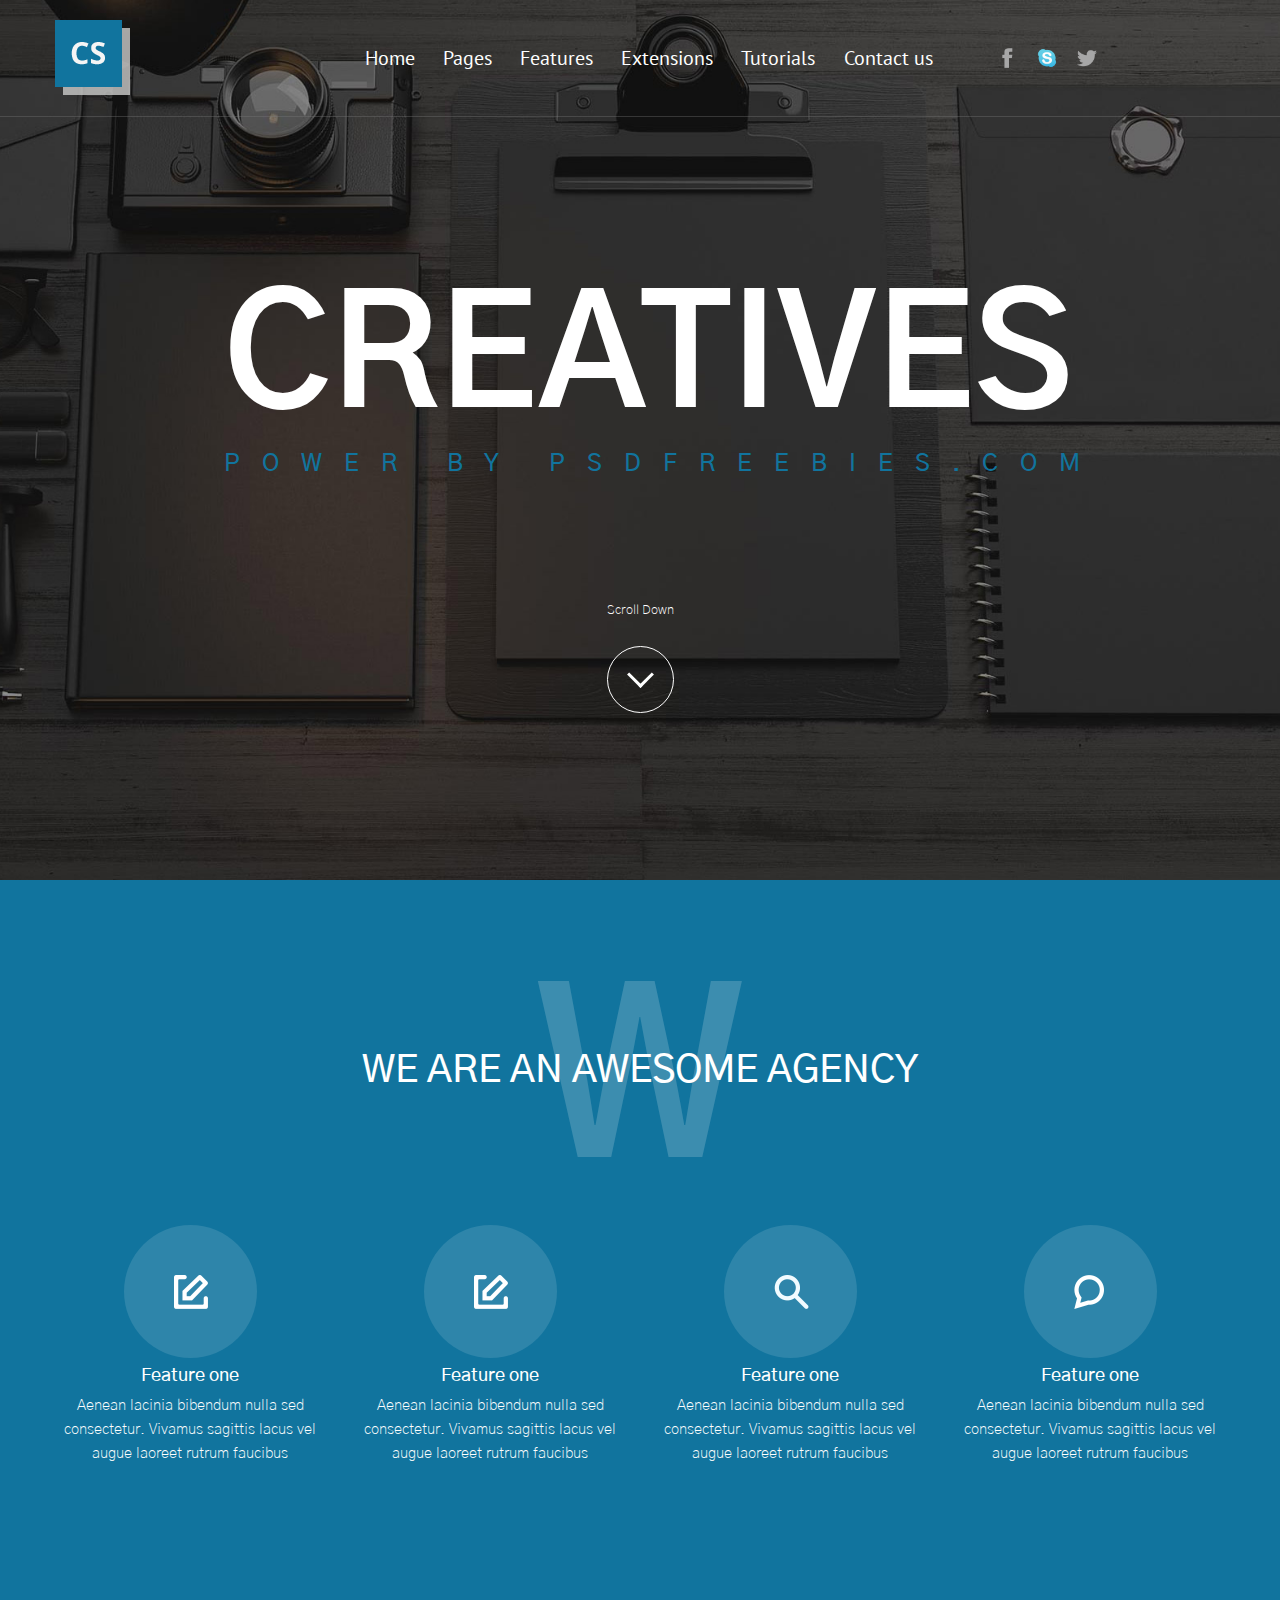
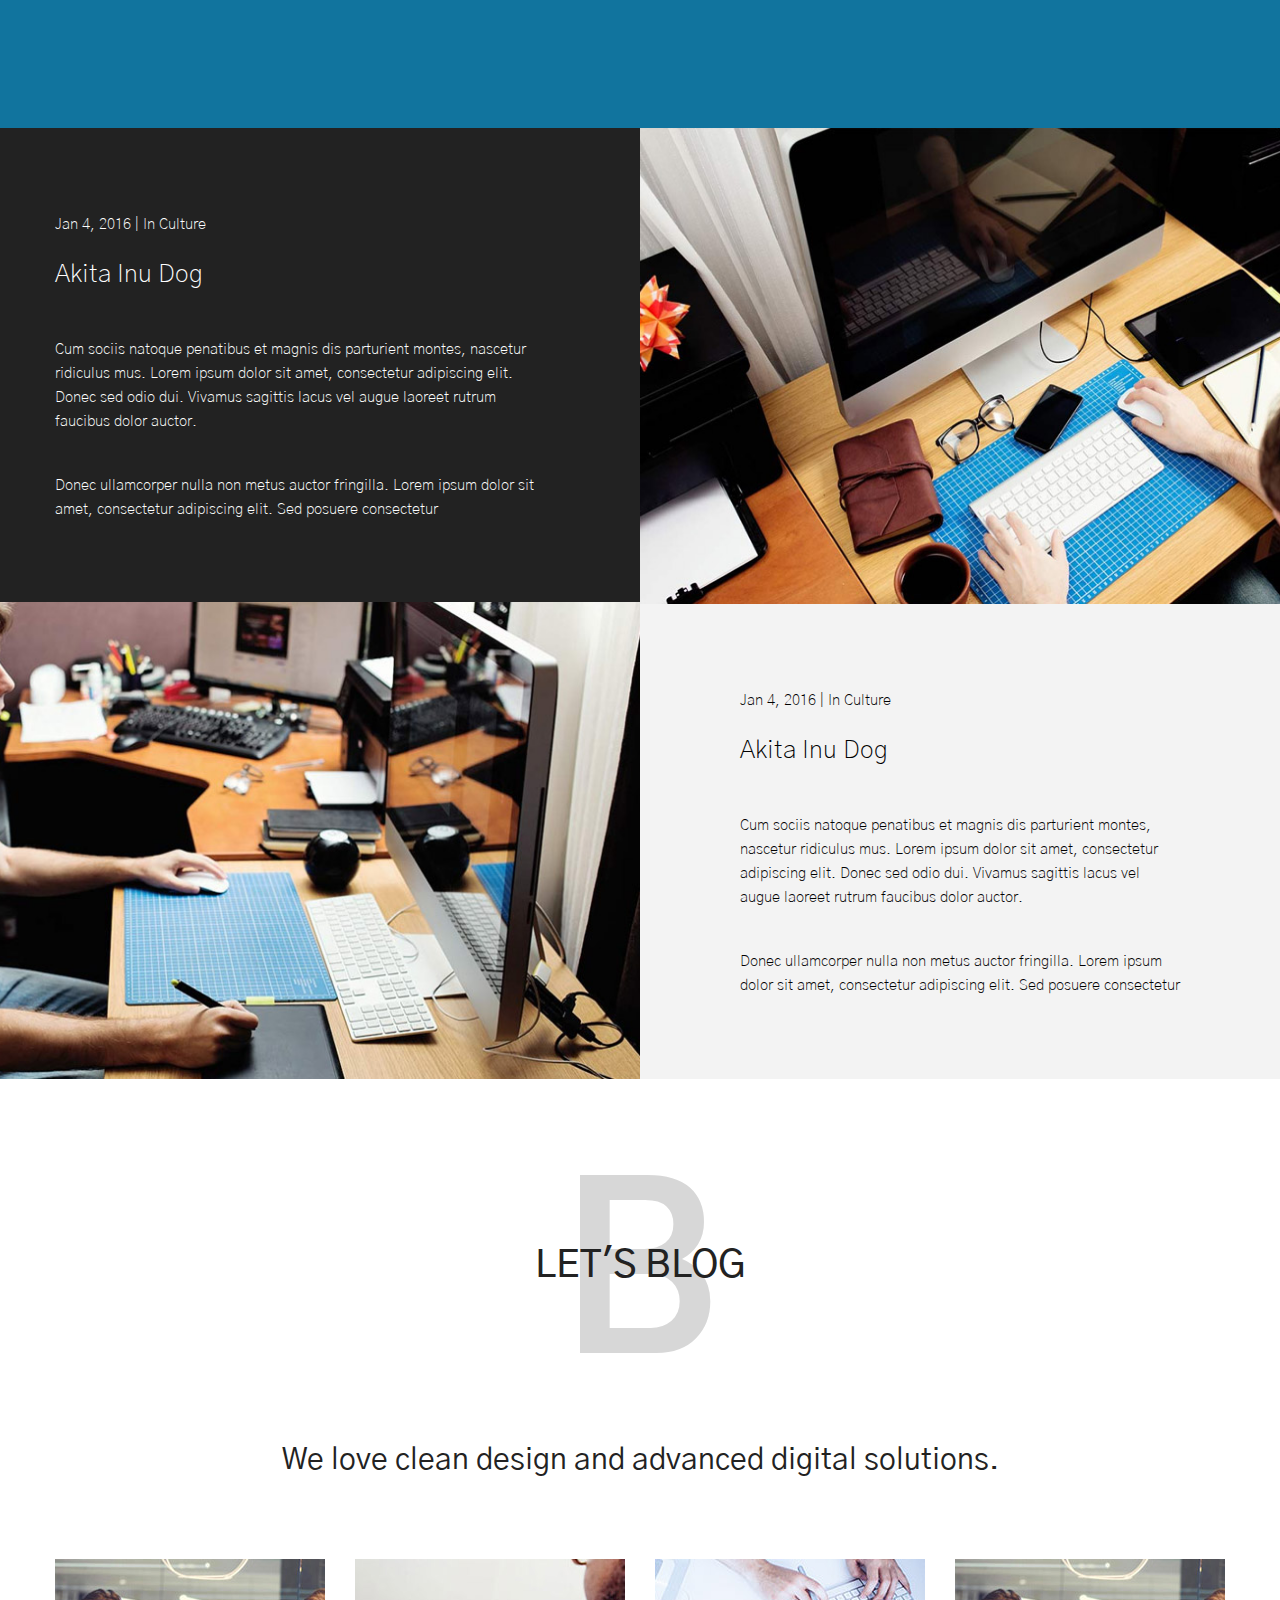
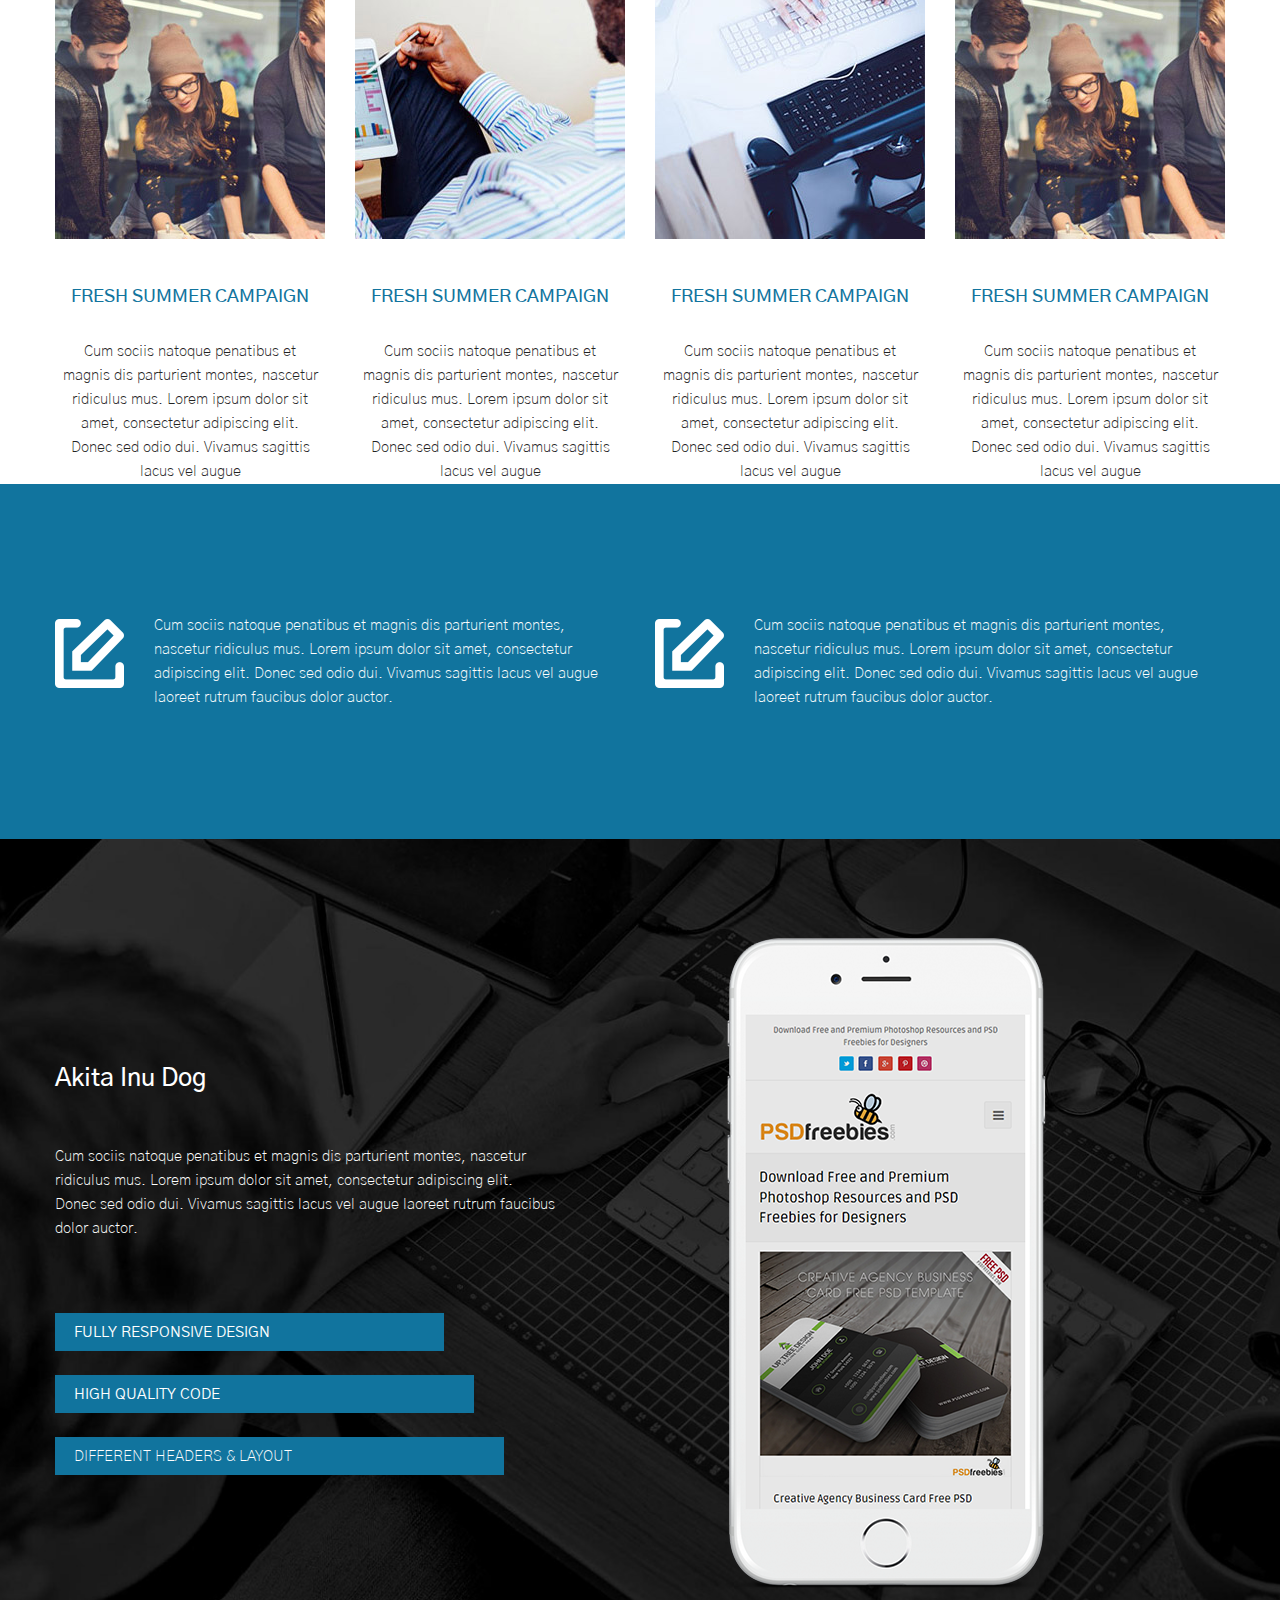
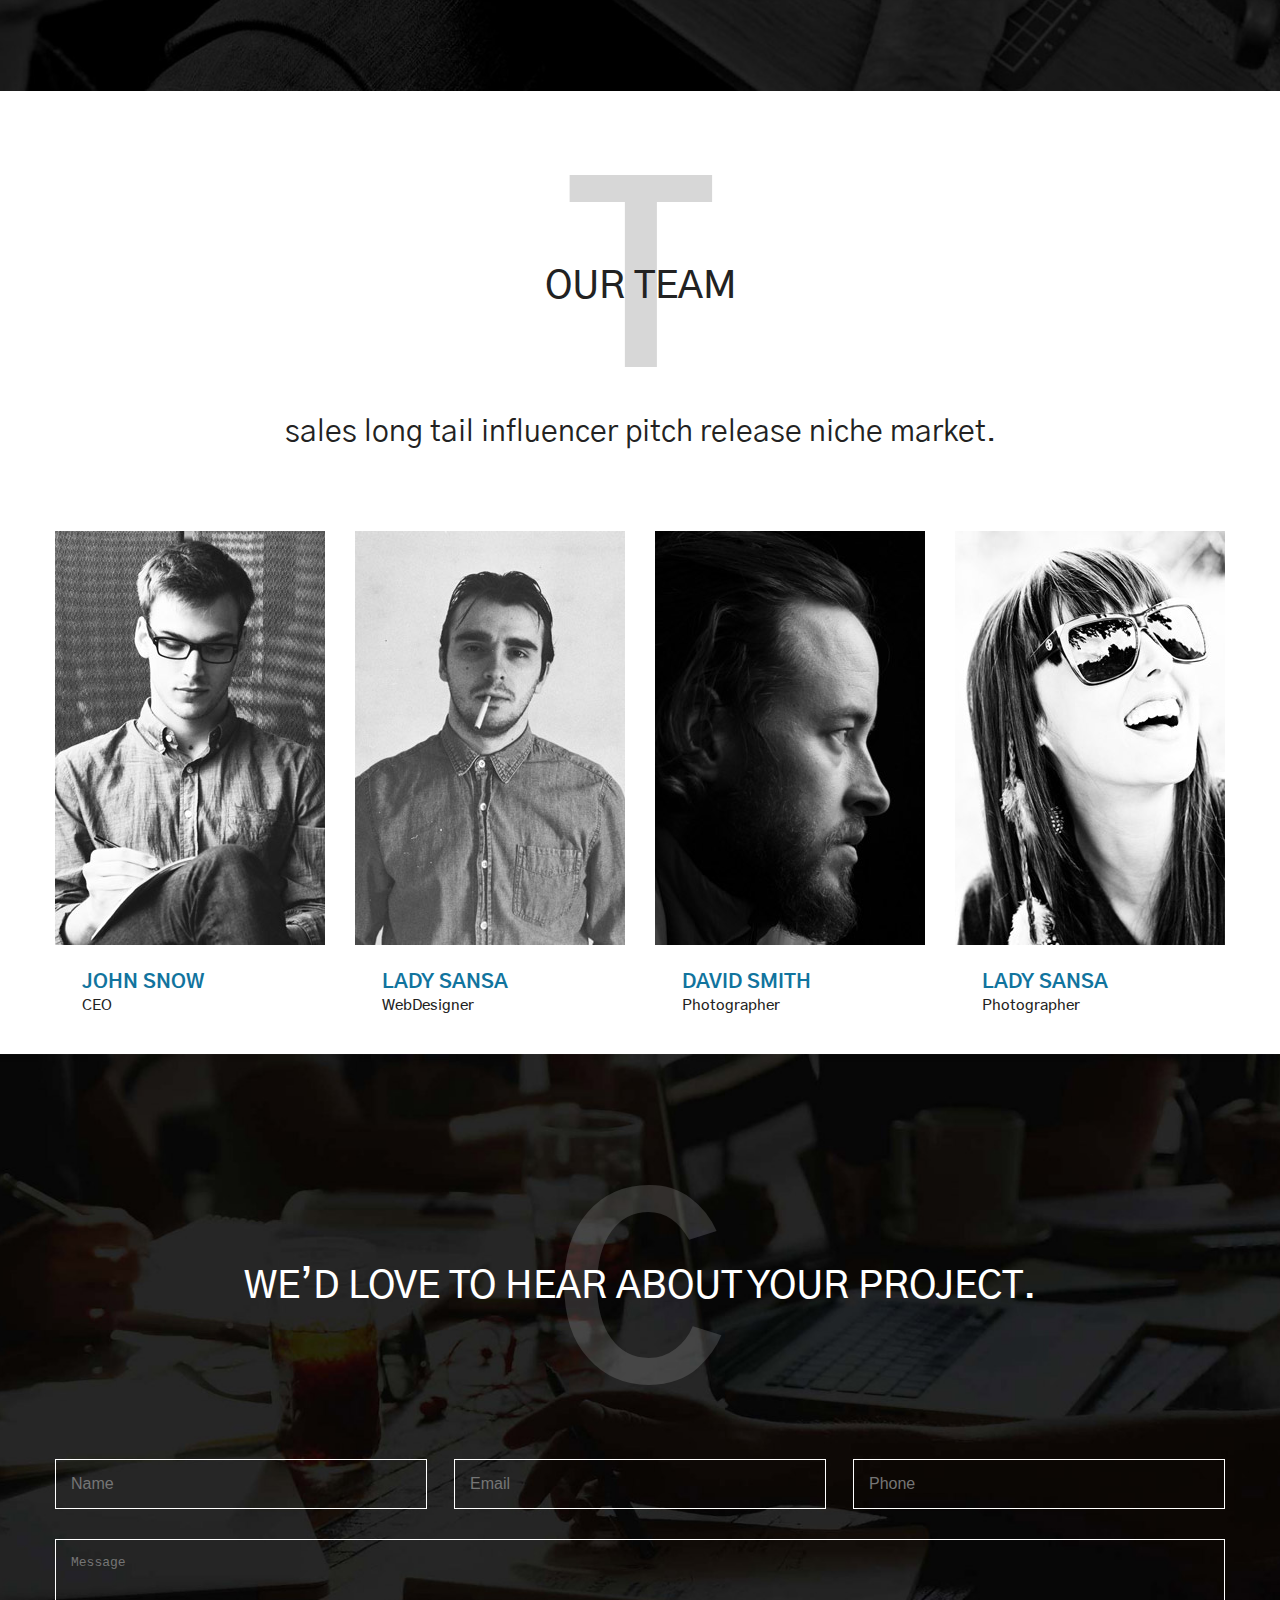
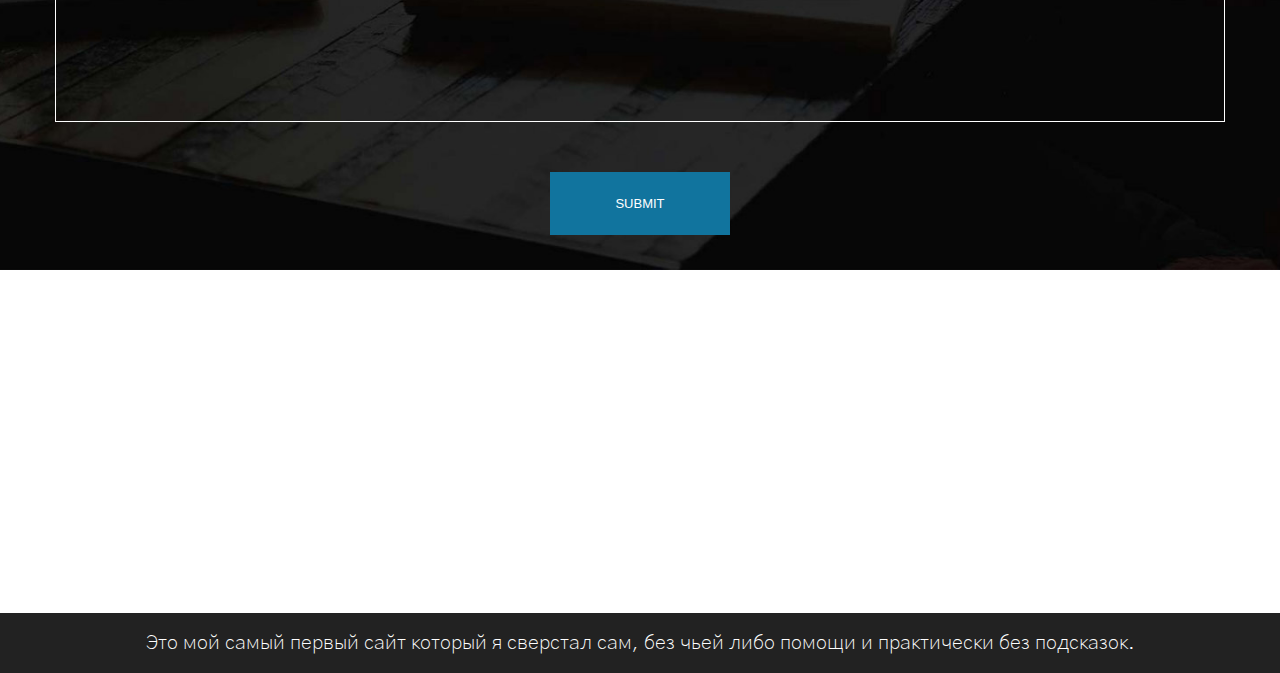
<file: portfolio/Creative/index.html>
<!DOCTYPE html>
<html lang="en">

<head>
    <meta charset="UTF-8">
    <meta name="viewport" content="width=device-width, initial-scale=1.0">
    <meta http-equiv="X-UA-Compatible" content="ie=edge">
    <meta name="google" content="notranslate" />
    <link href="https://fonts.googleapis.com/css?family=Gothic+A1:200,400,500,700&display=swap" rel="stylesheet">
    <link href="https://fonts.googleapis.com/css?family=PT+Sans:300,400,700&display=swap&subset=cyrillic"
        rel="stylesheet">
    <link rel="stylesheet" href="css/reset.css">
    <link rel="stylesheet" href="css/style.css">
    <link rel="stylesheet" href="css/media.css">

    <title>Document</title>
</head>

<body>
    <div class="intro">
    </div>
    <div class="header">
        <div class="container">
            <div class="header__inner">
                <div class="header__logo">
                    <a href="#">
                        <img src="img/Logoblue.png" alt="">
                    </a>
                </div>
                <nav class="nav">
                    <div class="header__btn">
                        <div class=""></div>
                        <div class=""></div>
                        <div class=""></div>
                    </div>

                    <div class="header__box">
                        <div class="header__nav">
                            <ul class="navigation">
                                <li><a href="#">Home</a></li>
                                <li><a href="#">Pages</a></li>
                                <li><a href="#">Features</a></li>
                                <li><a href="#">Extensions</a></li>
                                <li><a href="#">Tutorials</a></li>
                                <li><a href="#">Contact us</a></li>
                            </ul>

                        </div>
                        <div class="header__social">
                            <a class="header-social" href=""><img src="icons/FB.ico" alt=""></a>
                            <a class="header-social" href=""><img src="icons/Skype.ico" alt=""></a>
                            <a class="header-social" href=""><img src="icons/TW.ico" alt=""></a>
                        </div>
                    </div>
                </nav>
            </div>
        </div>
    </div>
    </div>
    <div class="header__border"></div>
    <div class="title">
        <div class="container">
            <div class="title__inner">
                <div class="title__text">
                    <div class="title__name">Creatives</div>
                    <div class="title__link">Power by PSDfreebies.com</div>
                    <div class="title__scroll">Scroll Down</div>
                    <button href="#" class="btn">
                        <div class="title__btn">
                            <a href="#features" class="title__btn-curs">

                            </a>
                        </div>
                    </button>
                </div>
            </div>
        </div>
    </div>
    <div class="features" id="features">
        <div class="container">
            <div class="features__inner">
                <div class="features__title">
                    <div class="features__logo">
                        W
                    </div>
                    <div class="features__text">
                        We Are An Awesome Agency
                    </div>
                </div>
                <div class="features__box">
                    <div class="features__content">
                        <div class="features__elipse">
                            <div class="features__images">
                                <img src="img/icons.png" alt="">
                            </div>
                        </div>
                        <div class="features__head">
                            Feature one
                        </div>
                        <div class="features__descr">
                            Aenean lacinia bibendum nulla sed consectetur. Vivamus sagittis lacus vel augue laoreet
                            rutrum faucibus
                        </div>
                    </div>
                    <div class="features__content">
                        <div class="features__elipse">
                            <div class="features__images">
                                <img src="img/icons.png" alt="">
                            </div>
                        </div>
                        <div class="features__head">
                            Feature one
                        </div>
                        <div class="features__descr">
                            Aenean lacinia bibendum nulla sed consectetur. Vivamus sagittis lacus vel augue laoreet
                            rutrum faucibus
                        </div>
                    </div>
                    <div class="features__content">
                        <div class="features__elipse">
                            <div class="features__images">
                                <img src="img/icons2.png" alt="">
                            </div>
                        </div>
                        <div class="features__head">
                            Feature one
                        </div>
                        <div class="features__descr">
                            Aenean lacinia bibendum nulla sed consectetur. Vivamus sagittis lacus vel augue laoreet
                            rutrum faucibus
                        </div>
                    </div>
                    <div class="features__content">
                        <div class="features__elipse">
                            <div class="features__images">
                                <img src="img/icons3.png" alt="">
                            </div>
                        </div>
                        <div class="features__head">
                            Feature one
                        </div>
                        <div class="features__descr">
                            Aenean lacinia bibendum nulla sed consectetur. Vivamus sagittis lacus vel augue laoreet
                            rutrum faucibus
                        </div>
                    </div>
                </div>
            </div>
        </div>
    </div>
    <div class="author">
        <div class="container">
            <div class="author__inner">
                <div class="author__content">
                    <div class="author__date">
                        Jan 4, 2016 | In Culture
                    </div>
                    <div class="author__head">
                        Akita Inu Dog
                    </div>
                    <div class="author__descr">
                        Cum sociis natoque penatibus et magnis dis parturient montes, nascetur ridiculus mus. Lorem
                        ipsum dolor sit amet, consectetur adipiscing elit. Donec sed odio dui. Vivamus sagittis lacus
                        vel augue laoreet rutrum faucibus dolor auctor.
                    </div>
                    <div class="author__ps">
                        Donec ullamcorper nulla non metus auctor fringilla. Lorem ipsum dolor sit amet, consectetur
                        adipiscing elit. Sed posuere consectetur
                    </div>
                </div>
                <div class="author__img">
                    <img src="img/top-img.jpg" alt="">
                </div>
                <div class="author__bot">
                    <div class="author__img-bot">
                        <img src="img/bot-img.jpg" alt="">
                    </div>
                    <div class="author__content-bot">
                        <div class="author__date-bot">
                            Jan 4, 2016 | In Culture
                        </div>
                        <div class="author__head-bot">
                            Akita Inu Dog
                        </div>
                        <div class="author__descr-bot">
                            Cum sociis natoque penatibus et magnis dis parturient montes, nascetur ridiculus mus. Lorem
                            ipsum dolor sit amet, consectetur adipiscing elit. Donec sed odio dui. Vivamus sagittis
                            lacus vel augue laoreet rutrum faucibus dolor auctor.
                        </div>
                        <div class="author__ps-bot">
                            Donec ullamcorper nulla non metus auctor fringilla. Lorem ipsum dolor sit amet, consectetur
                            adipiscing elit. Sed posuere consectetur
                        </div>
                    </div>
                </div>
            </div>
        </div>
    </div>
    <div class="blog">
        <div class="container">
            <div class="blog__inner">
                <div class="blog__title">
                    <div class="blog__logo">
                        B
                    </div>
                    <div class="blog__text">
                        Let's blog
                    </div>
                </div>
                <div class="blog__ps">
                    We love clean design and advanced digital solutions.
                </div>
                <div class="blog__box">
                    <div class="blog__content">
                        <div class="blog__images">
                            <img src="img/blog-img.jpg" alt="">
                        </div>
                        <div class="blog__head">
                            Fresh Summer Campaign
                        </div>
                        <div class="blog__descr">
                            Cum sociis natoque penatibus et magnis dis parturient montes, nascetur ridiculus mus. Lorem
                            ipsum dolor sit amet, consectetur adipiscing elit. Donec sed odio dui. Vivamus sagittis
                            lacus vel augue
                        </div>
                    </div>
                    <div class="blog__content">
                        <div class="blog__images">
                            <img src="img/blog-img2.jpg" alt="">
                        </div>
                        <div class="blog__head">
                            Fresh Summer Campaign
                        </div>
                        <div class="blog__descr">
                            Cum sociis natoque penatibus et magnis dis parturient montes, nascetur ridiculus mus. Lorem
                            ipsum dolor sit amet, consectetur adipiscing elit. Donec sed odio dui. Vivamus sagittis
                            lacus vel augue
                        </div>
                    </div>
                    <div class="blog__content">
                        <div class="blog__images">
                            <img src="img/blog-img3.jpg" alt="">
                        </div>
                        <div class="blog__head">
                            Fresh Summer Campaign
                        </div>
                        <div class="blog__descr">
                            Cum sociis natoque penatibus et magnis dis parturient montes, nascetur ridiculus mus. Lorem
                            ipsum dolor sit amet, consectetur adipiscing elit. Donec sed odio dui. Vivamus sagittis
                            lacus vel augue
                        </div>
                    </div>
                    <div class="blog__content">
                        <div class="blog__images">
                            <img src="img/blog-img.jpg" alt="">
                        </div>
                        <div class="blog__head">
                            Fresh Summer Campaign
                        </div>
                        <div class="blog__descr">
                            Cum sociis natoque penatibus et magnis dis parturient montes, nascetur ridiculus mus. Lorem
                            ipsum dolor sit amet, consectetur adipiscing elit. Donec sed odio dui. Vivamus sagittis
                            lacus vel augue
                        </div>
                    </div>
                </div>
            </div>
        </div>
    </div>
    <div class="description">
        <div class="container">
            <div class="description__inner">
                <div class="description__left">
                    <div class="description__img">
                        <img src="img/descriptionl.png" alt="">
                    </div>
                    <div class="description__text">
                        Cum sociis natoque penatibus et magnis dis parturient montes, nascetur ridiculus mus. Lorem
                        ipsum dolor sit amet, consectetur adipiscing elit. Donec sed odio dui. Vivamus sagittis lacus
                        vel augue laoreet rutrum faucibus dolor auctor.
                    </div>
                </div>
                <div class="description__right">
                    <div class="description__img">
                        <img src="img/descriptionr.png" alt="">
                    </div>
                    <div class="description__text">
                        Cum sociis natoque penatibus et magnis dis parturient montes, nascetur ridiculus mus. Lorem
                        ipsum dolor sit amet, consectetur adipiscing elit. Donec sed odio dui. Vivamus sagittis lacus
                        vel augue laoreet rutrum faucibus dolor auctor.
                    </div>
                </div>
            </div>
        </div>
    </div>
    <div class="information">
        <div class="container">
            <div class="information__inner">
                <div class="information__content">
                    <div class="information__head">
                        Akita Inu Dog
                    </div>
                    <div class="information__descr">
                        Cum sociis natoque penatibus et magnis dis parturient montes, nascetur ridiculus mus. Lorem
                        ipsum dolor sit amet, consectetur adipiscing elit. Donec sed odio dui. Vivamus sagittis lacus
                        vel augue laoreet rutrum faucibus dolor auctor.
                    </div>
                    <div class="information__advantages">
                        Fully Responsive Design
                    </div>
                    <div class="information__advantages2">
                        High Quality Code
                    </div>
                    <div class="information__advantages3">
                        Different Headers & Layout
                    </div>

                </div>
                <div class="information__images">
                    <img src="img/iphone.png" alt="">
                </div>
            </div>
        </div>
        <div class="introtwo">
        </div>
    </div>
    <div class="team">
        <div class="container">
            <div class="team__inner">
                <div class="team__title">
                    <div class="team__logo">
                        T
                    </div>
                    <div class="team__text">
                        OUR TEAM
                    </div>
                </div>
                <div class="team__ps">
                    sales long tail influencer pitch release niche market.
                </div>
                <div class="team__box">
                    <div class="team__content">
                        <div class="team__images">
                            <img src="img/team1.jpg" alt="">
                        </div>
                        <div class="team__box-text">
                            <div class="team__box-box">
                                <div class="team__head">
                                    JOHN SNOW
                                </div>
                                <div class="team__descr">
                                    CEO
                                </div>
                            </div>
                        </div>
                    </div>
                    <div class="team__content">
                        <div class="team__images">
                            <img src="img/team2.jpg" alt="">
                        </div>
                        <div class="team__box-text">
                            <div class="team__box-box">
                                <div class="team__head">
                                    LADY SANSA
                                </div>
                                <div class="team__descr">
                                    WebDesigner
                                </div>
                            </div>
                        </div>
                    </div>
                    <div class="team__content">
                        <div class="team__images">
                            <img src="img/team3.jpg" alt="">
                        </div>
                        <div class="team__box-text">
                            <div class="team__box-box">
                                <div class="team__head">
                                    DAVID SMITH
                                </div>
                                <div class="team__descr">
                                    Photographer
                                </div>
                            </div>
                        </div>
                    </div>
                    <div class="team__content">
                        <div class="team__images">
                            <img src="img/team4.jpg" alt="">
                        </div>
                        <div class="team__box-text">
                            <div class="team__box-box">
                                <div class="team__head">
                                    LADY SANSA
                                </div>
                                <div class="team__descr">
                                    Photographer
                                </div>
                            </div>
                        </div>
                    </div>
                </div>
            </div>
        </div>
    </div>
    <div class="form">
        <div class="container">
            <div class="form__title">
                <div class="form__logo">
                    C
                </div>
                <div class="form__text">
                    We’d love to hear about your project.

                </div>
            </div>
            <div class="form__inner">
                <form action="#" method="post" enctype="multipart/form-data">
                    <input name="name" type="text" value="" placeholder="Name">
                    <input name="email" type="email" value="" placeholder="Email">
                    <input name="phone" type="tel" value="" placeholder="Phone">
                    <textarea class="message" name="" id="" cols="30" rows="10" placeholder="Message"></textarea>
                    <button type="submit"> SUBMIT</button>
                </form>
            </div>
        </div>
        <div class="introthree">
        </div>
    </div>
    <div class="maps">
        <iframe
            src="https://www.google.com/maps/embed?pb=!1m18!1m12!1m3!1d152741.81826270715!2d50.05799565774352!3d53.2610312884673!2m3!1f0!2f0!3f0!3m2!1i1024!2i768!4f13.1!3m3!1m2!1s0x416618e22bd879d3%3A0xba95cda9bb3a030b!2z0KHQsNC80LDRgNCwLCDQodCw0LzQsNGA0YHQutCw0Y8g0L7QsdC7Lg!5e0!3m2!1sru!2sru!4v1573844646676!5m2!1sru!2sru"
            width="100%" height="340px" frameborder="0" style="border:0;" allowfullscreen=""></iframe>
    </div>
    <div class="footer">
        Это мой самый первый сайт который я сверстал сам, без чьей либо помощи и практически без подсказок.
    </div>


    <script src="https://ajax.googleapis.com/ajax/libs/jquery/3.4.1/jquery.min.js"></script>
    <script src="js/main.js"></script>
</body>

</html>
</file>
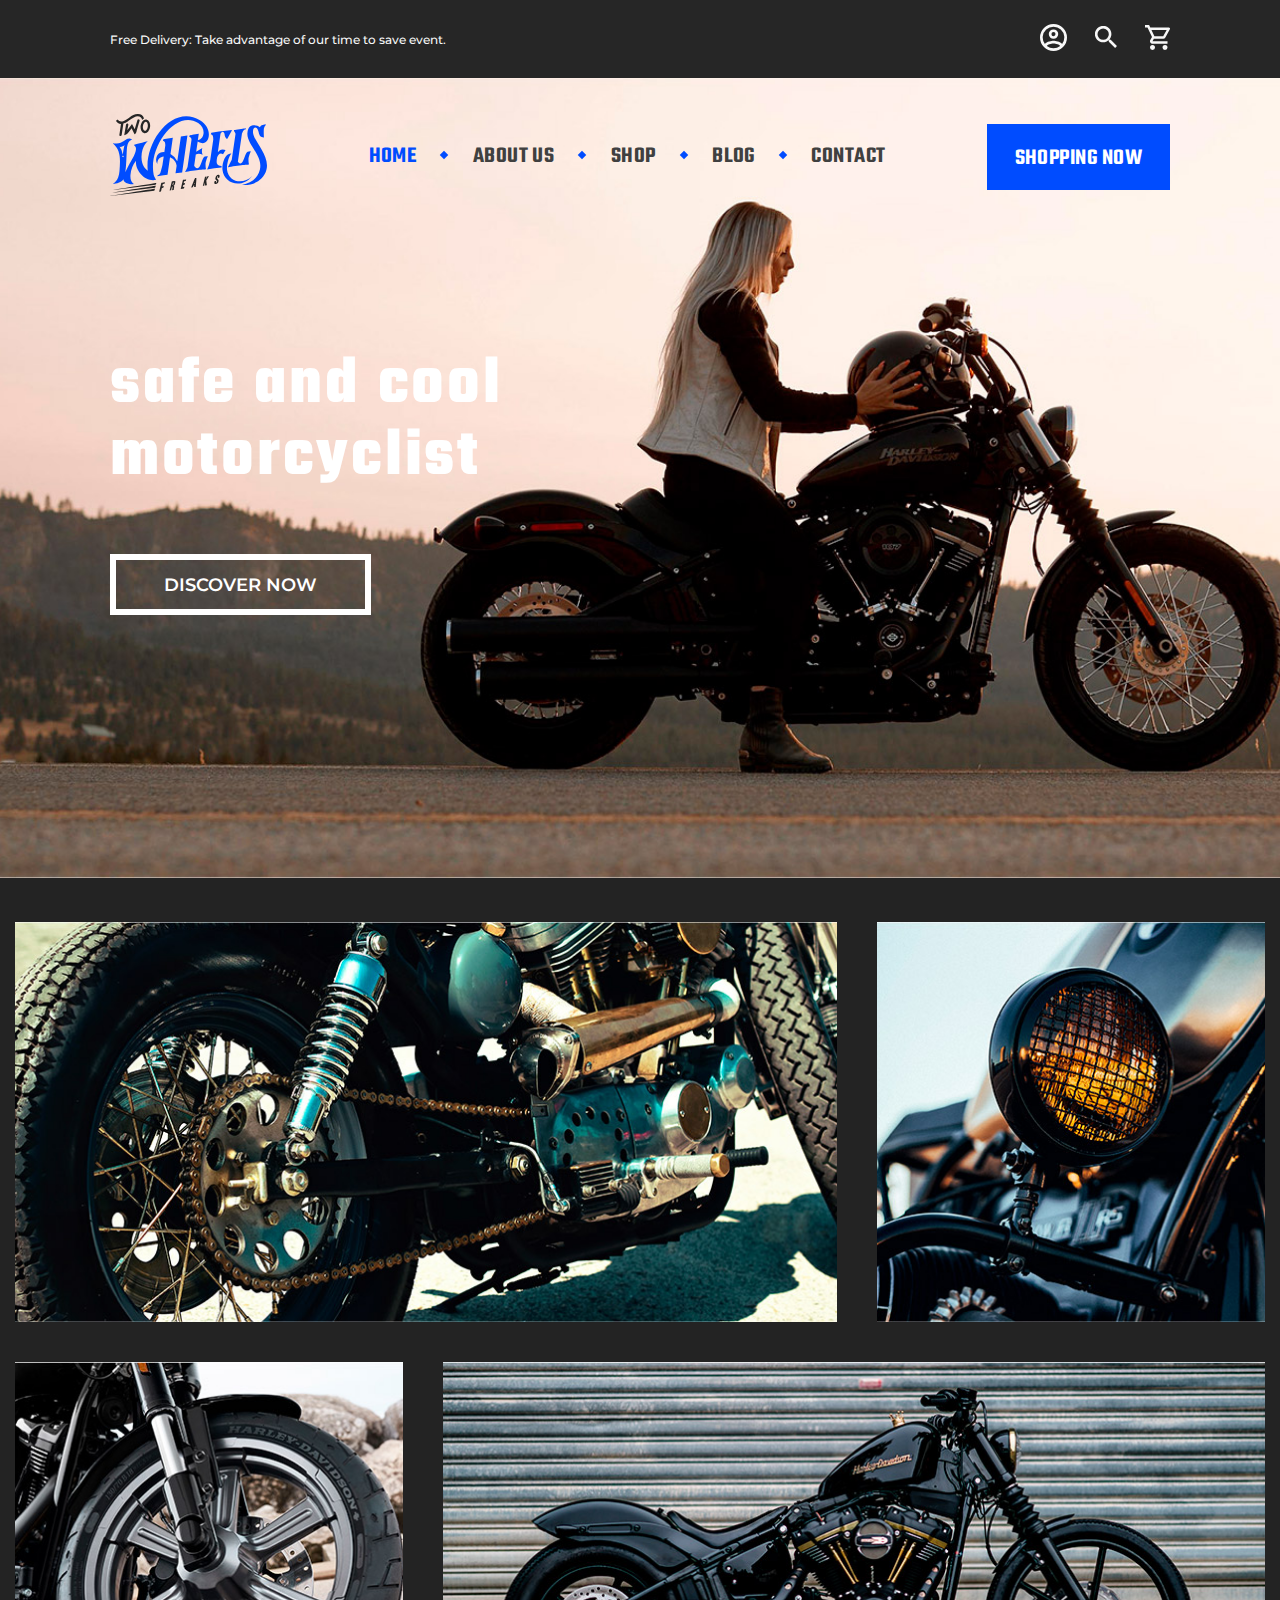
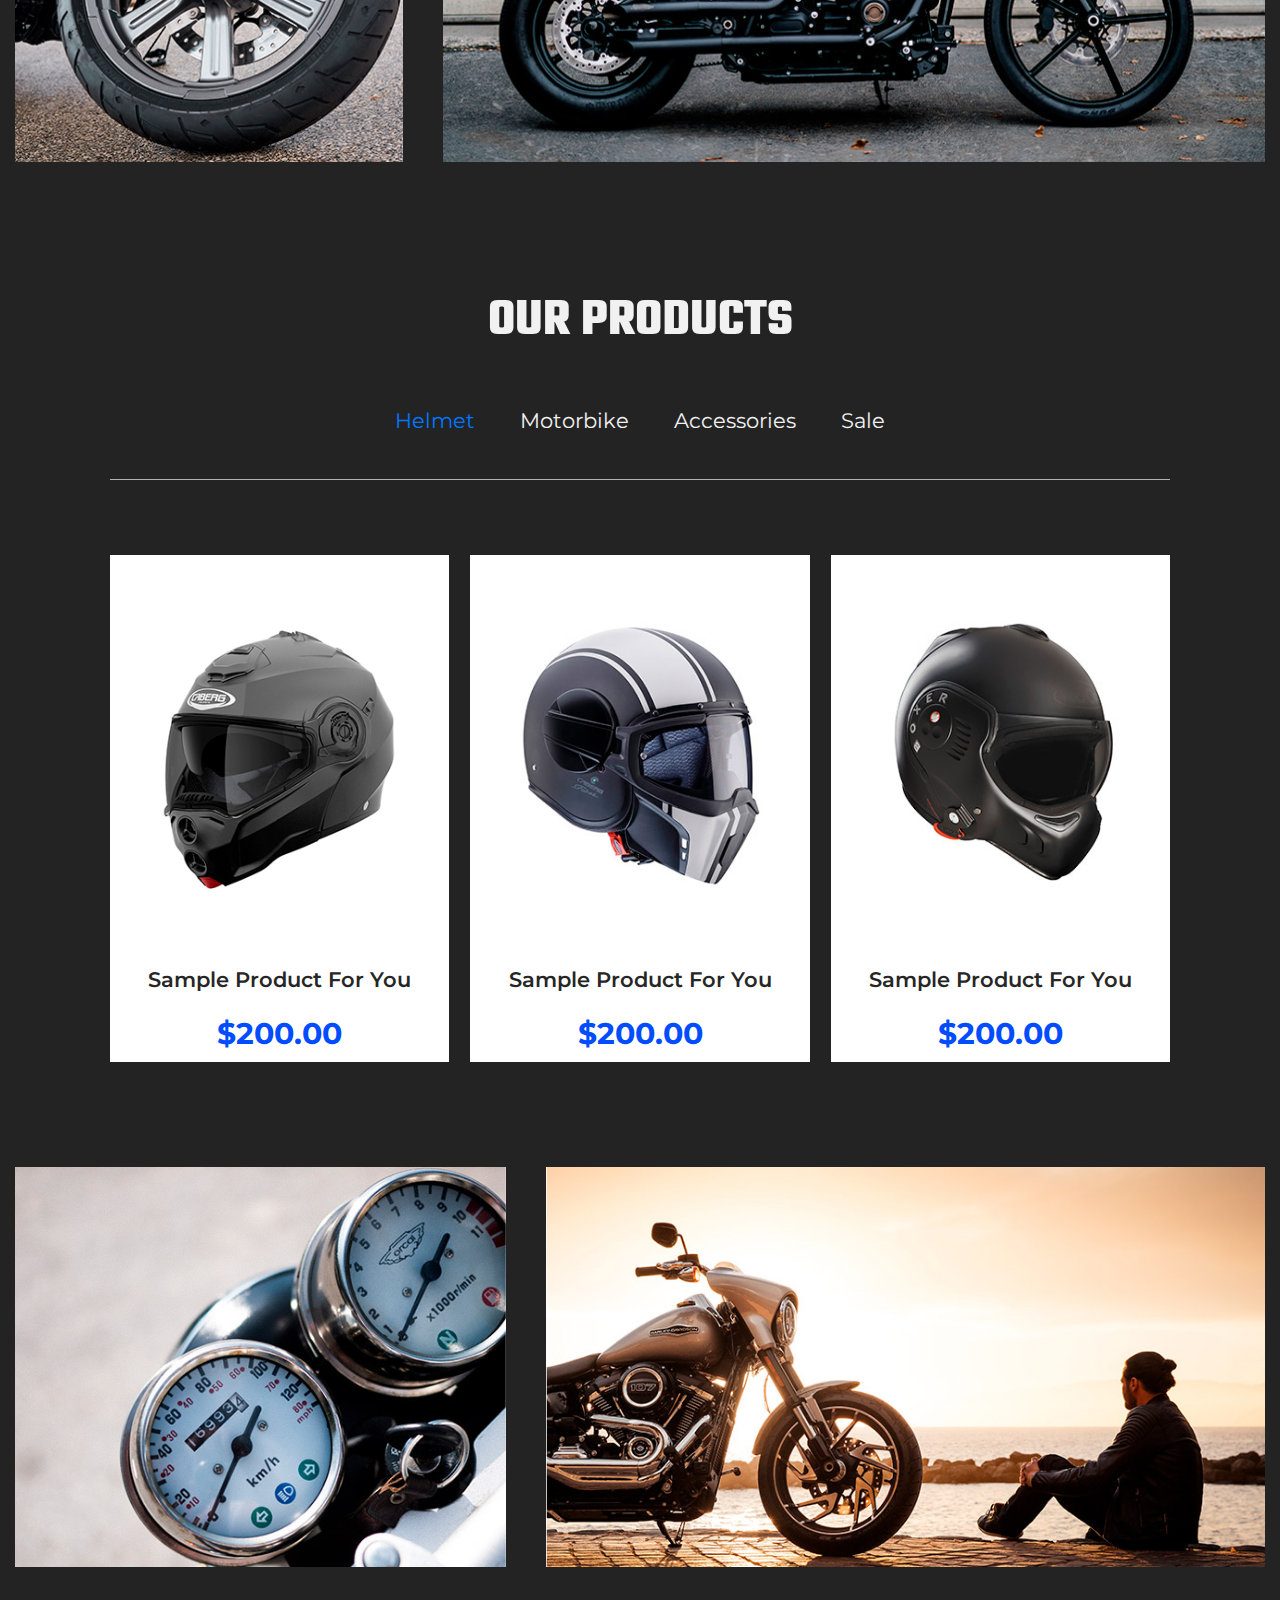
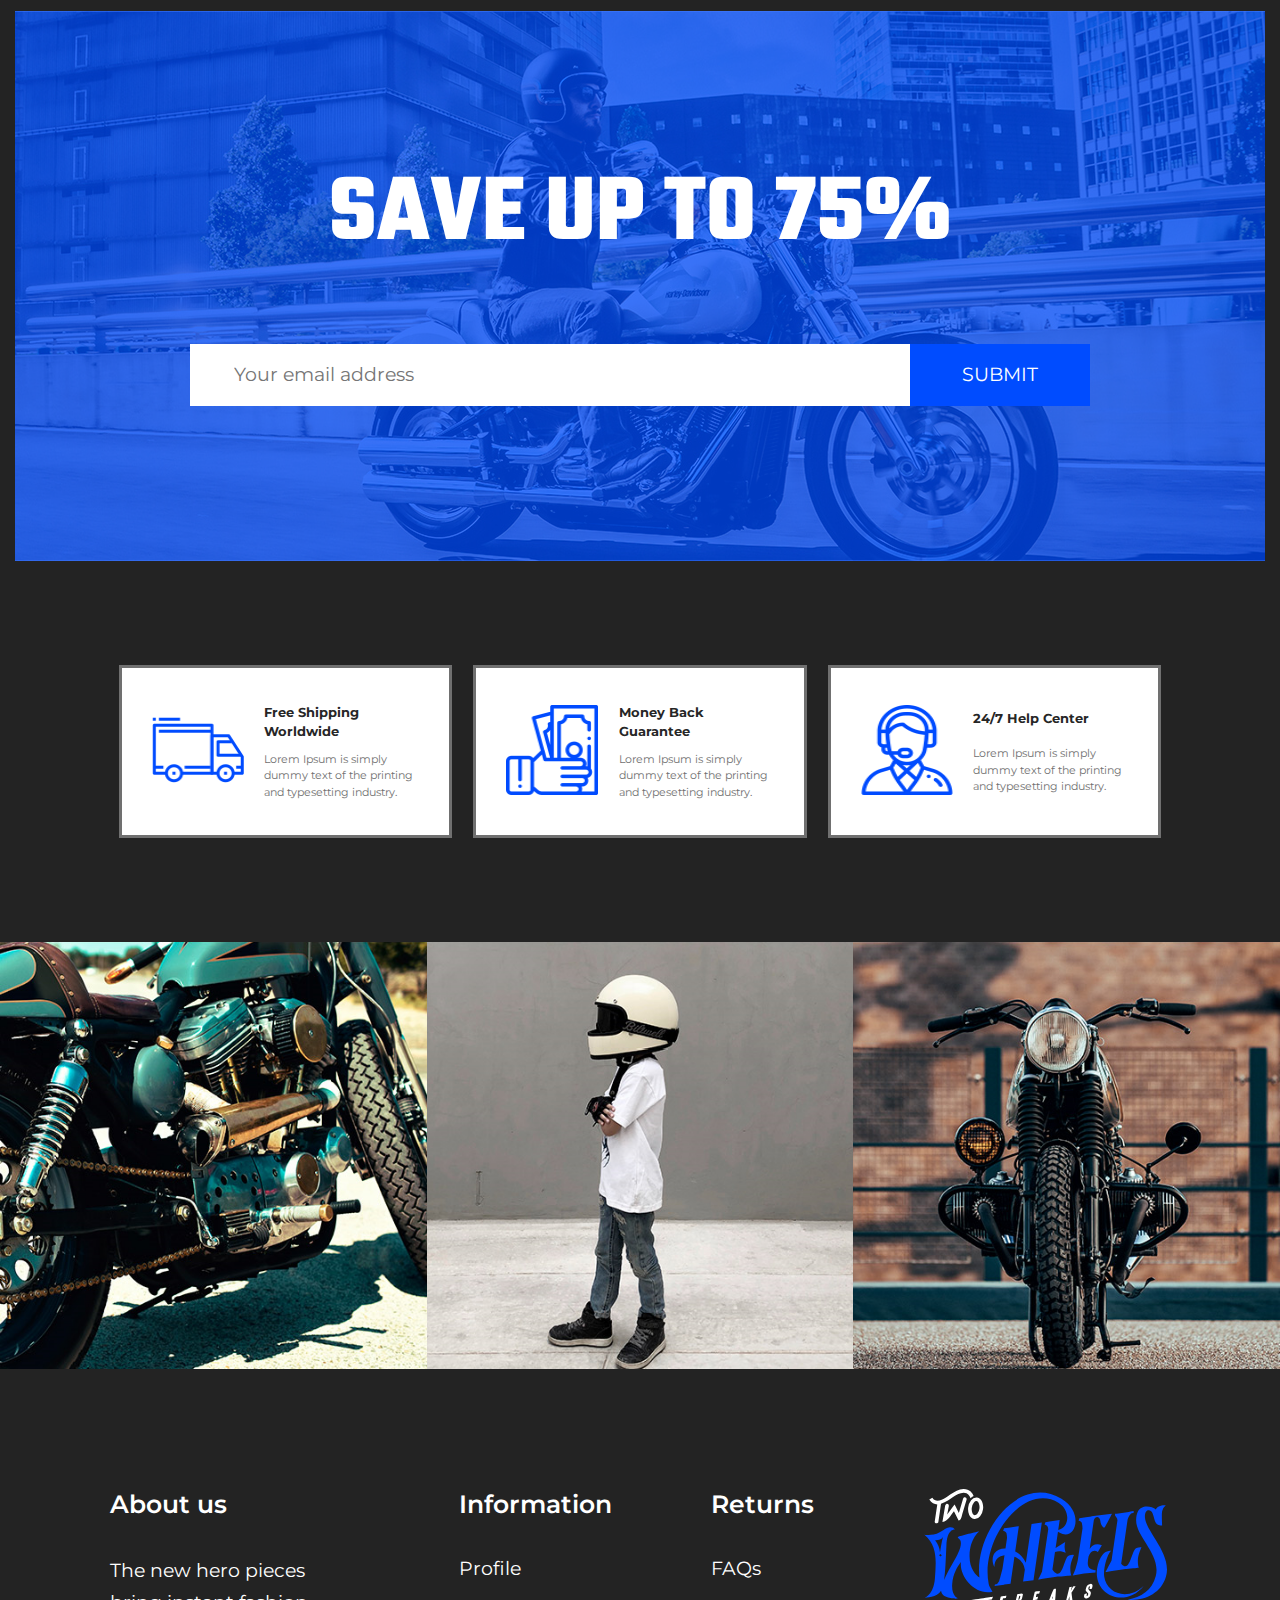
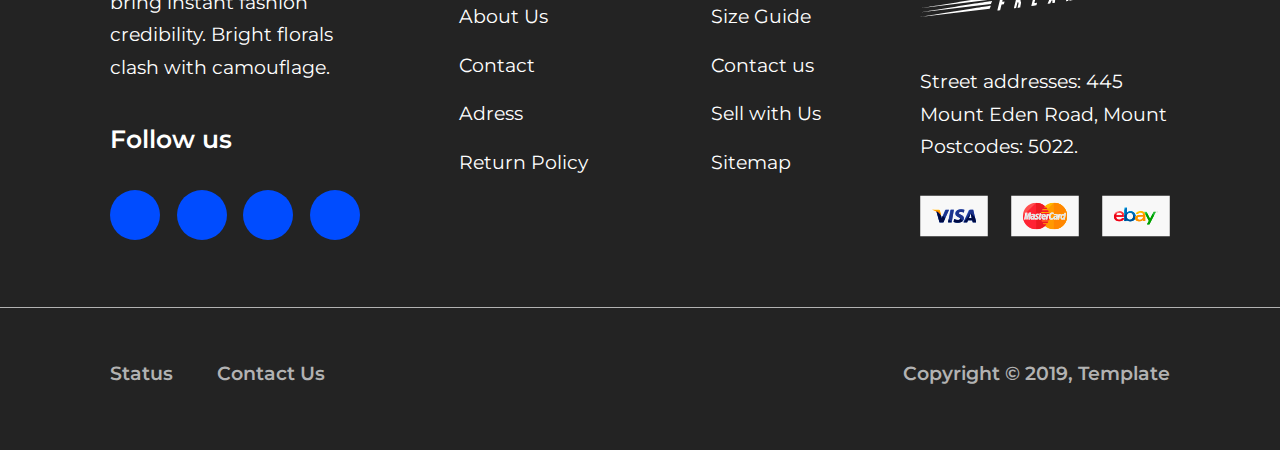
<file: portfolio/harley/index.html>
<!DOCTYPE html>
<html lang="en">

<head>
    <meta charset="UTF-8">
    <meta name="viewport" content="width=device-width, initial-scale=1.0">
    <meta http-equiv="X-UA-Compatible" content="ie=edge">
    <meta name="google" content="notranslate">
    <link href="https://fonts.googleapis.com/css?family=Montserrat:400,500,600,700|Teko:400,600,700&display=swap"
        rel="stylesheet">
    <link rel="stylesheet" href="https://cdnjs.cloudflare.com/ajax/libs/font-awesome/5.11.2/css/all.min.css"
        integrity="sha256-+N4/V/SbAFiW1MPBCXnfnP9QSN3+Keu+NlB+0ev/YKQ=" crossorigin="anonymous" />
    <link rel="stylesheet" href="css/style.css">
    <link rel="stylesheet" href="css/media.css">
    <title>Harley</title>

</head>

<body>
    <!-- TOP PANEL -->
    <div class="top-panel  ">
        <div class="container height-100">
            <div class="row-top-panel height-100">
                <div class="top-panel__notification">
                    Free Delivery: Take advantage of our time to save event.
                </div>
                <div class="top-panel__icons">
                    <a href="#" class="top-panel__link">
                        <img src="img/icons/user.svg" alt="user">
                    </a>
                    <a href="#" class="top-panel__link">
                        <img src="img/icons/search.svg" alt="search">
                    </a>
                    <a href="#" class="top-panel__link">
                        <img src="img/icons/cart.svg" alt="cart">
                    </a>
                </div>
            </div>
        </div>
    </div>
    <!-- //TOP PANEL -->
    <!-- HEADER -->
    <header class="header   ">
        <div class="container">
            <!-- HEADER NAV ROW -->
            <div class="header__nav-row">
                <div class="heder__burger">
                    <span class="burger"></span>
                </div>
                <div class="header__logo">
                    <a href="#">
                        <img src="img/icons/logo.svg" alt="logo">
                    </a>
                </div>
                <nav class="header__nav">
                    <a class="header__nav-link header__nav-link--active" href="#">HOME</a>
                    <a class="header__nav-link" href="#">ABOUT US</a>
                    <a class="header__nav-link" href="#">SHOP</a>
                    <a class="header__nav-link" href="#">BLOG</a>
                    <a class="header__nav-link" href="#">CONTACT</a>
                </nav>
                <a href="#" class="header__btn">
                    SHOPPING NOW
                </a>
            </div>
            <!-- //HEADER NAV ROW -->

            <div class="header__promo">
                <div class="header__title">safe and cool motorcyclist</div>
                <a href="#" class="header__promo-btn">DISCOVER NOW</a>
            </div>
        </div>
    </header>
    <!-- //HEADER -->
    <!-- MAIN -->
    <main>
        <section class="top-info  ">
            <div class="container-wide">
                <div class="top-info__row">



                    <div class="info info--wide">
                        <img class="info__image" src="./img/banners/banner-wide-top.jpg" alt="motorcyclist">
                        <a href="#" class="info__content">
                            <span class="info__content-title">THE FUEL ROYAL RALLY 400</span>
                            <span class="info__content-discount"> <span>UP TO</span> 50% OFF</span>
                        </a>
                    </div>





                    <div class="info">
                        <img class="info__image" src="./img/banners/banner-top.jpg" alt="motorcyclist">
                        <a href="#" class="info__content">
                            <span class="info__content-title">THE FUEL ROYAL RALLY 400</span>
                            <span class="info__content-discount"> <span>UP TO</span> 50% OFF</span>
                        </a>
                    </div>

                </div>

                <div class="top-info__row">


                    <div class="info">
                        <img class="info__image" src="./img/banners/banner-bot.jpg" alt="motorcyclist">
                        <a href="#" class="info__content">
                            <span class="info__content-title">THE FUEL ROYAL RALLY 400</span>
                            <span class="info__content-discount"> <span>UP TO</span> 50% OFF</span>
                        </a>
                    </div>




                    <div class="info info--wide">
                        <img class="info__image" src="./img/banners/banner-wide-bot.jpg" alt="motorcyclist">
                        <a href="#" class="info__content">
                            <span class="info__content-title">THE FUEL ROYAL RALLY 400</span>
                            <span class="info__content-discount"> <span>UP TO</span> 50% OFF</span>
                        </a>
                    </div>

                </div>
        </section>


        <section class="products ">
            <div class="container">
                <div class="products__title">
                    our products
                </div>

                <div class="products__filter">
                    <a href="#" class="products__filter-item products__filter-item--active">Helmet</a>
                    <a href="#" class="products__filter-item">Motorbike</a>
                    <a href="#" class="products__filter-item">Accessories</a>
                    <a href="#" class="products__filter-item">Sale</a>
                </div>


                <div class="products__row">

                    <div class="products-card">
                        <div class="products-card__img">
                            <img src="img/products/helmet.png" alt="Sample Product For You">
                        </div>
                        <div class="products-card__title">Sample Product For You</div>
                        <div class="products-card__price">$200.00</div>
                    </div>

                    <div class="products-card">
                        <div class="products-card__img">
                            <img src="img/products/helmet2.jpg" alt="Sample Product For You">
                        </div>
                        <div class="products-card__title">Sample Product For You</div>
                        <div class="products-card__price">$200.00</div>
                    </div>

                    <div class="products-card">
                        <div class="products-card__img">
                            <img src="img/products/helmet3.jpg" alt="Sample Product For You">
                        </div>
                        <div class="products-card__title">Sample Product For You</div>
                        <div class="products-card__price">$200.00</div>
                    </div>

                </div>

            </div>
        </section>

        <section class="bot-info ">
            <div class="container-wide">
                <div class="bot-info__row">

                    <div class="info info--medium">
                        <img class="info__image" src="./img/bootom-info/bot-info.jpg" alt="motorcyclist">
                        <a href="#" class="info__content">
                            <span class="info__content-title">THE FUEL ROYAL RALLY 400</span>
                            <span class="info__content-discount"> <span>UP TO</span> 50% OFF</span>
                        </a>
                    </div>



                    <div class="info info--large ">
                        <img class="info__image" src="./img/bootom-info/bot-info-wide.jpg" alt="motorcyclist">
                        <a href="#" class="info__content">
                            <span class="info__content-title">THE FUEL ROYAL RALLY 400</span>
                            <span class="info__content-discount"> <span>UP TO</span> 50% OFF</span>
                        </a>
                    </div>

                </div>
            </div>
            </div>
        </section>

        <section class="subscribe-wrapper">
            <div class="container-wide">
                <div class="subscribe">
                    <img class="subscribe__img" src="img/slider/subscr.jpg">
                    <div class="subscribe__overley">
                        <div class="subscribe__title">SAVE UP TO 75%</div>
                        <form class="subscribe__form">
                            <input class="subscribe__input" type="text" placeholder="Your email address">
                            <input class="subscribe__btn" type="submit" value="SUBMIT">
                        </form>
                    </div>
                </div>
            </div>
        </section>


        <section class="section-service">
            <div class="container">
                <div class="sercive__box">
                    <div class="service-block">

                        <div class="service-image-left">
                            <img src="img/icons/car.png" alt="">
                        </div>
                        <div class="sercive-block__descr">
                            <div class="service-block__title">Free Shipping Worldwide</div>
                            <div class="sercice-block__text">Lorem Ipsum is simply dummy text of the printing and
                                typesetting industry.</div>
                        </div>

                    </div>
                    <div class="service-block">

                        <div class="service-image">
                            <img src="img/icons/money.png" alt="">
                        </div>
                        <div class="sercive-block__descr">
                            <div class="service-block__title">Money Back Guarantee</div>
                            <div class="sercice-block__text">Lorem Ipsum is simply dummy text of the printing and
                                typesetting industry.</div>
                        </div>

                    </div>
                    <div class="service-block">

                        <div class="service-image">
                            <img src="img/icons/supp.png" alt="">
                        </div>
                        <div class="sercive-block__descr">
                            <div class="service-block__title">24/7 Help Center</div>
                            <div class="sercice-block__text">Lorem Ipsum is simply dummy text of the printing and
                                typesetting industry.</div>
                        </div>

                    </div>
                </div>
            </div>
        </section>

        <section class="gallery">
            <img class="gallery__item" src="img/slider/01.jpg" alt="text">
            <img class="gallery__item" src="img/slider/02.jpg" alt="text">
            <img class="gallery__item" src="img/slider/03.jpg" alt="text">
        </section>


        <footer class="footer">
            <div class="container">
                <div class="footer__row">
                    <div class="footer__column">

                        <div class="footer__group">
                            <div class="footer__title">About us</div>
                            <div class="footer__text">The new hero pieces bring instant fashion credibility. Bright
                                florals
                                clash with camouflage.</div>
                        </div>
                        <div class="footer__group">
                            <div class="footer__title">Follow us</div>

                            <div class="social">
                                <a href="#" class="social__item">
                                    <i class="fab fa-facebook-f"></i>
                                </a>
                                <a href="#" class="social__item">
                                    <i class="fab fa-instagram"></i>
                                </a>
                                <a href="#" class="social__item">
                                    <i class="fab fa-linkedin-in"></i>
                                </a>
                                <a href="#" class="social__item">
                                    <i class="fab fa-twitter"></i>
                                </a>
                            </div>
                        </div>
                    </div>


                    <div class="footer__column">
                        <div class="footer__title">Information</div>
                        <ul class="footer__list">
                            <li class="foolter__list-item">
                                <a class="footer-link" href="#">Profile</a>
                            </li>
                            <li class="foolter__list-item">
                                <a class="footer-link" href="#">About Us</a>
                            </li>
                            <li class="foolter__list-item">
                                <a class="footer-link" href="#">Contact</a>
                            </li>
                            <li class="foolter__list-item">
                                <a class="footer-link" href="#">Adress</a>
                            </li>
                            <li class="foolter__list-item">
                                <a class="footer-link" href="#">Return Policy</a>
                            </li>
                        </ul>
                    </div>


                    <div class="footer__column">
                        <div class="footer__title">Returns</div>
                        <ul class="footer__list">
                            <li class="foolter__list-item"> <a href="#" class="footer-link">FAQs</a> </li>
                            <li class="foolter__list-item"> <a href="#" class="footer-link">Size Guide</a> </li>
                            <li class="foolter__list-item"> <a href="#" class="footer-link">Contact us</a> </li>
                            <li class="foolter__list-item"> <a href="#" class="footer-link">Sell with Us</a> </li>
                            <li class="foolter__list-item"> <a href="#" class="footer-link">Sitemap</a> </li>
                        </ul>
                    </div>

                    <div class="footer__column">
                        <div class="footer__logo">
                            <a href="#">
                                <img src="img/icons/logobot.svg" alt="">
                            </a>
                        </div>
                        <div class="footer__descr">Street addresses: 445
                            Mount Eden Road, Mount
                            Postcodes: 5022.</div>

                        <div class="footer__cards">
                            <img src="img/icons/visa.png" alt="">
                            <img src="img/icons/MS.png" alt="">
                            <img src="img/icons/Ebay.png" alt="">
                        </div>
                    </div>
                </div>
            </div>

            <div class="copyright">
                <div class="container">

                    <div class="copyright__row">
                        <ul class="copyright__links">
                            <li class="copyright__links-item">
                                <a href="#">Status</a>
                            </li>
                            <li class="copyright__links-item">
                                <a href="#">Contact Us</a>
                            </li>
                        </ul>

                        <div class="copyright__text">Copyright © 2019, Template</div>
                    </div>


                </div>
            </div>
        </footer>




    </main>
    <!-- MAIN -->
</body>

</html>
</file>
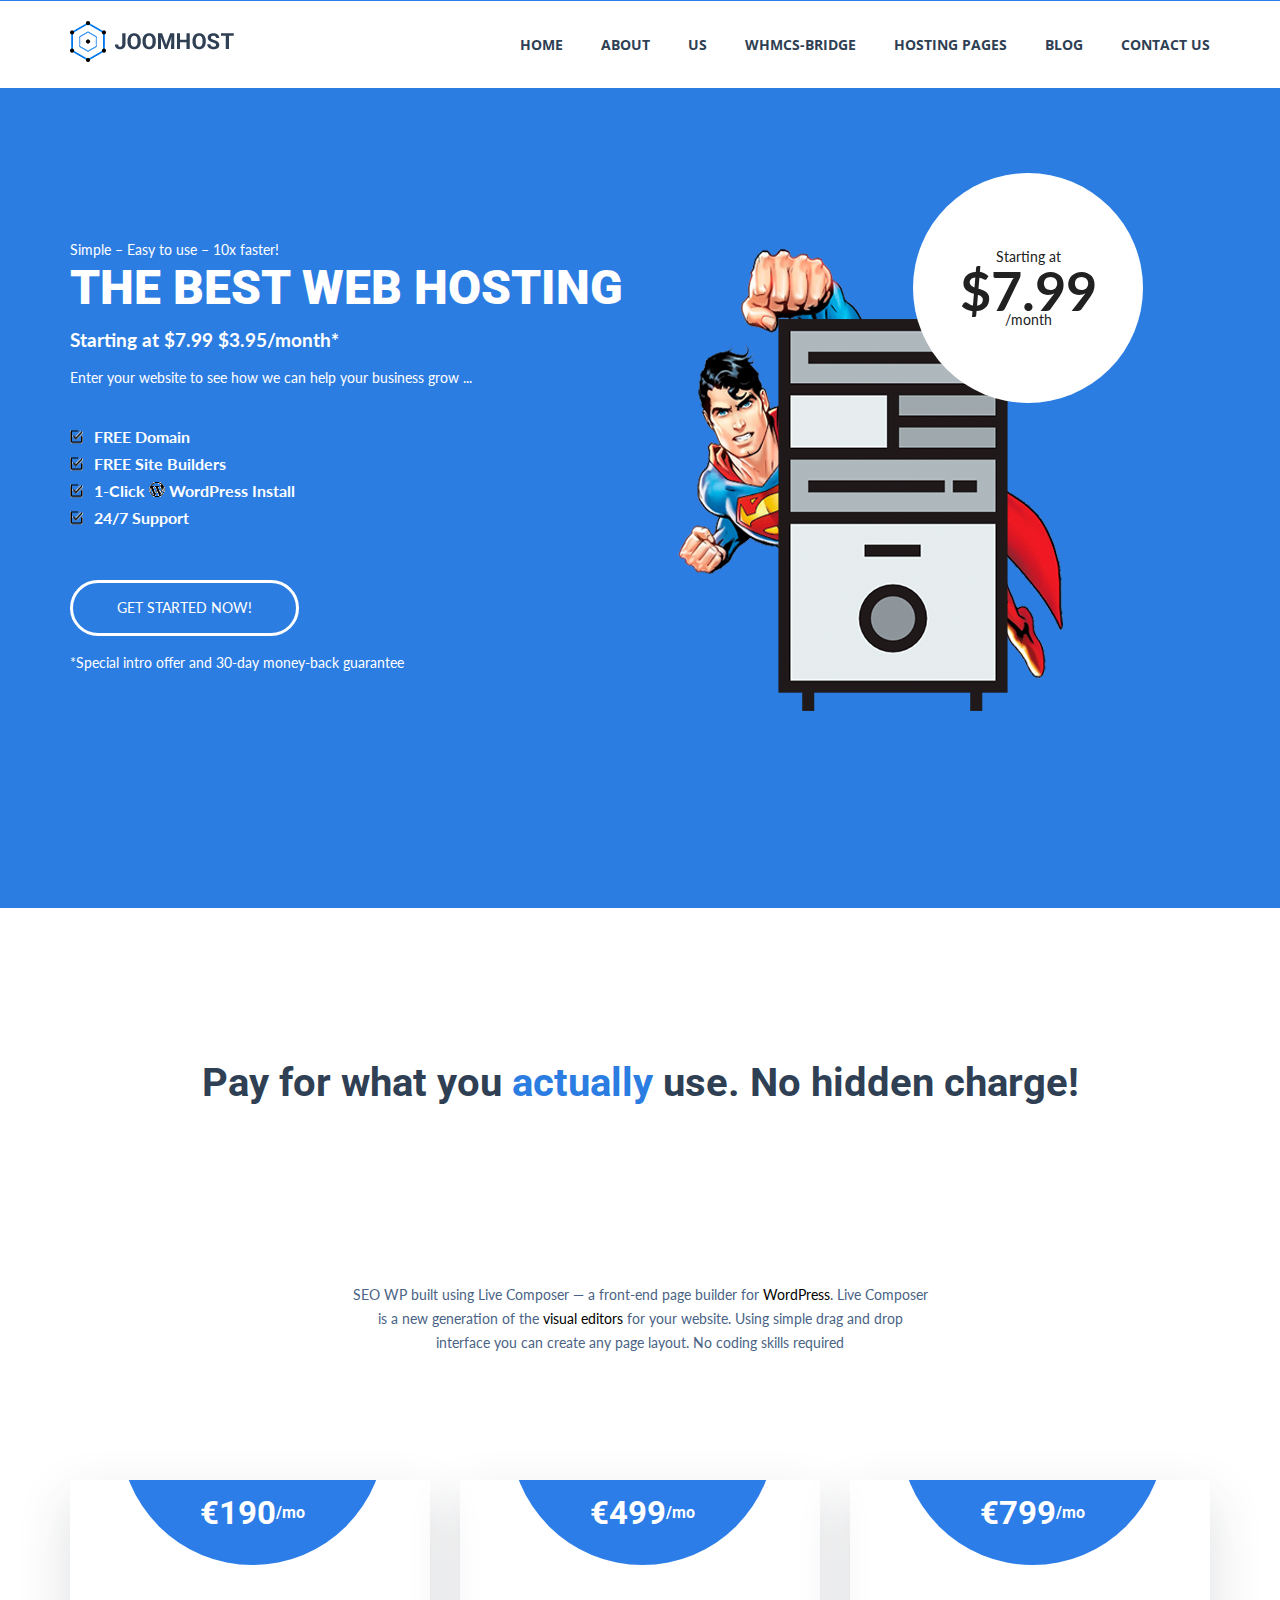
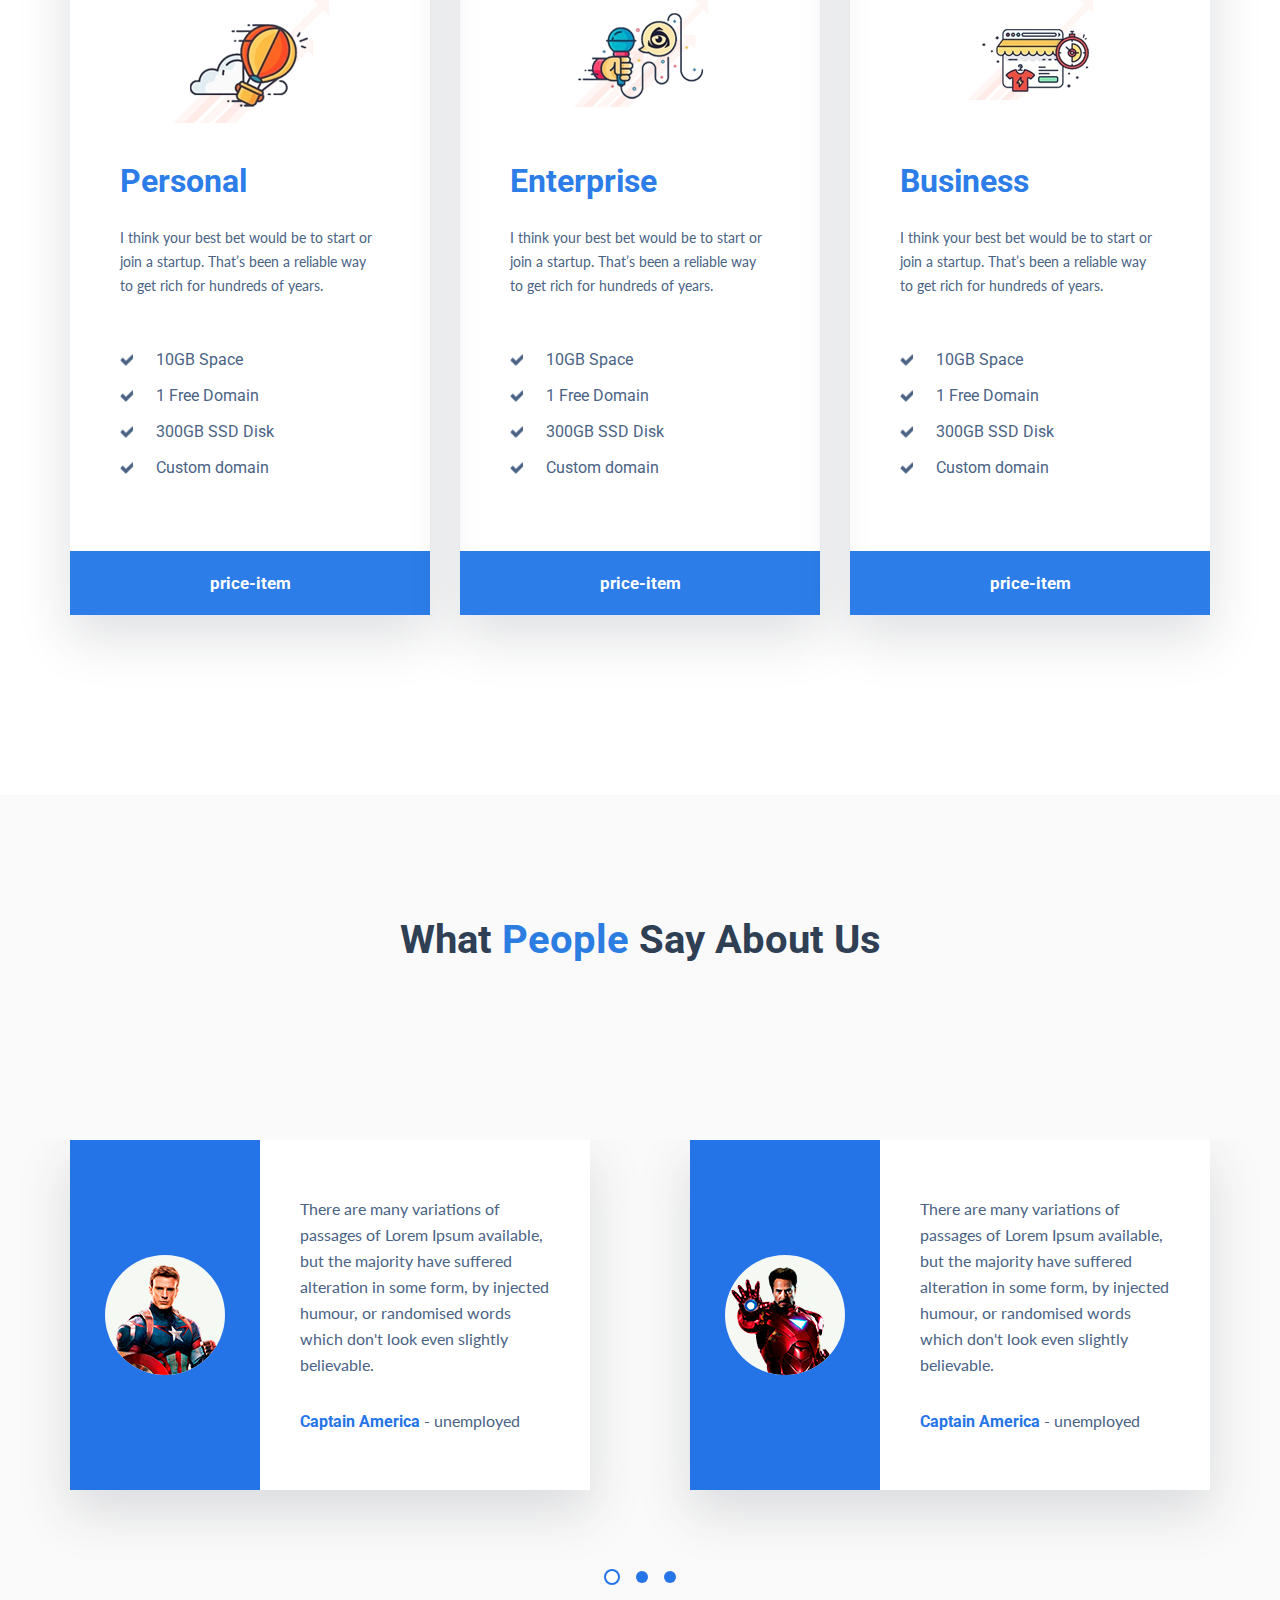
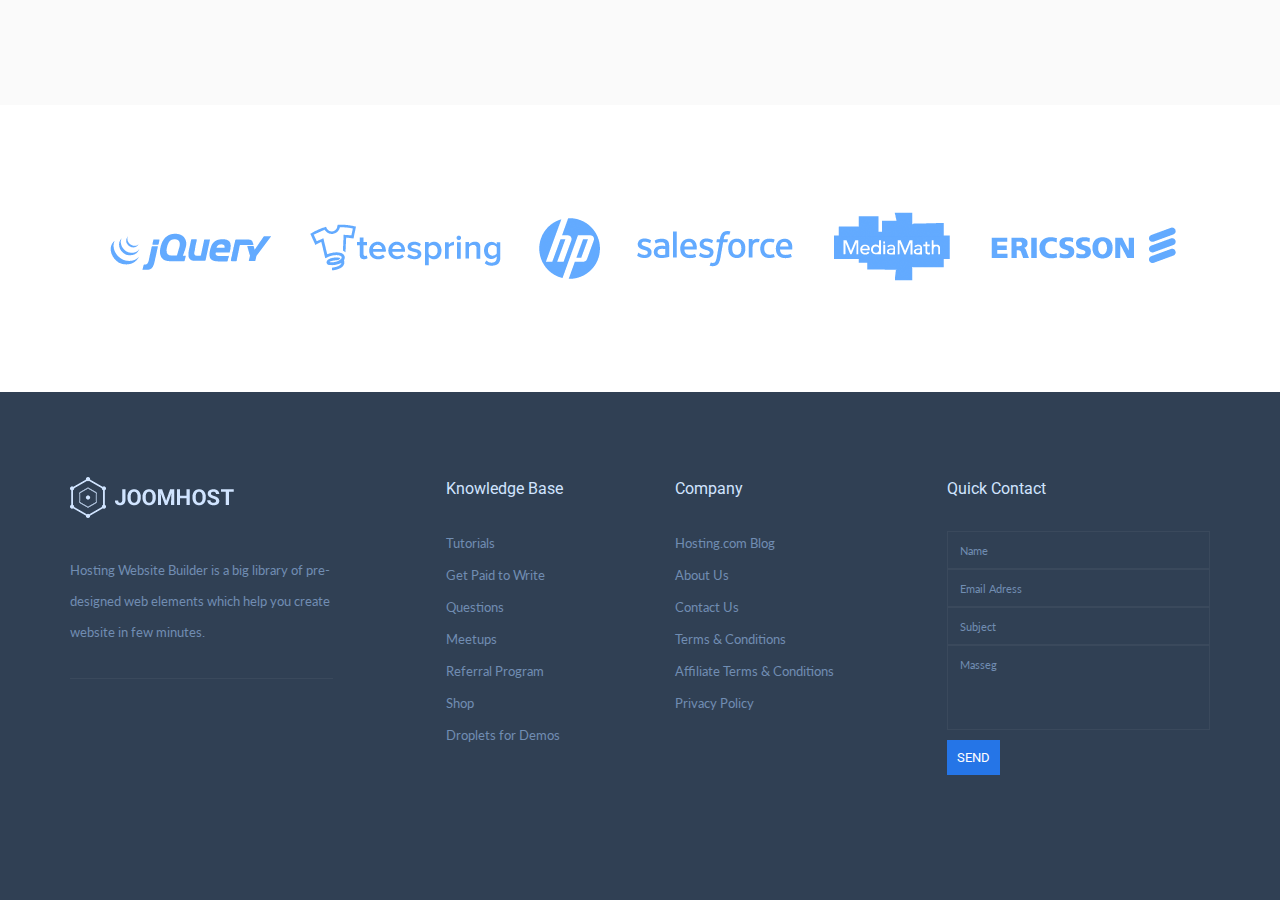
<file: portfolio/marafon/index.html>
<!DOCTYPE html>
<html lang="en">

<head>
    <meta charset="UTF-8">
    <meta name="viewport" content="width=device-width, initial-scale=1.0">
    <meta http-equiv="X-UA-Compatible" content="ie=edge">
    <meta name="google" content="notranslate">
    <link href="https://fonts.googleapis.com/css?family=Lato:400,700|Open+Sans|Roboto:400,900&display=swap"
        rel="stylesheet">
    <link rel="stylesheet" href="css/reset.css">
    <link rel="stylesheet" href="css/slick.css">
    <link rel="stylesheet" href="css/style.css">
    <link rel="stylesheet" href="css/media.css">
    <title>Document</title>
</head>

<body>
    <header class="header">
        <div class="container">
            <div class="header__inner">
                <div class="header__logo">
                    <a href="#">
                        <img src="img/logo.png" alt="LOGO">
                    </a>
                </div>
                <nav class="menu">
                    <div class="btn__menu">
                        <div></div>
                        <div></div>
                        <div></div>
                    </div>
                    <ul class="menu__list">
                        <li><a href="#">HOME</a></li>
                        <li><a href="#">ABOUT</a></li>
                        <li><a href="#">US</a></li>
                        <li><a href="#">WHMCS-BRIDGE</a></li>
                        <li><a href="#">HOSTING PAGES</a></li>
                        <li><a href="#">BLOG</a></li>
                        <li><a href="#">CONTACT US</a></li>
                    </ul>
                </nav>
            </div>
        </div>
    </header>
    <section class="top">
        <div class="container">
            <div class="top__inner">
                <div class="top-info">
                    <div class="top-info__subtitle">
                        Simple – Easy to use – 10x faster!
                    </div>
                    <h1 class="top-info__title">
                        The Best Web Hosting
                    </h1>
                    <div class="top-info__descr">
                        Starting at $7.99 $3.95/month*
                        <span> Enter your website to see how we can help your business grow ...</span>
                    </div>
                    <ul class="top-info__list">
                        <li>FREE Domain</li>
                        <li>FREE Site Builders</li>
                        <li>1-Click <img src="img/wp-icon.png" alt=""> WordPress Install</li>
                        <li>24/7 Support</li>
                    </ul>

                    <a class="top-info__btn" href="#">Get Started Now!</a>
                    <div class="top-info__btn-decr">
                        *Special intro offer and 30-day money-back guarantee
                    </div>
                </div>
                <div class="top-images">
                    <div class="top-images__box">
                        <img src="img/supm.png" alt="">
                        <div class="top-images__circle">
                            <div class="top-images__titile">Starting at</div>
                            <div class="top-images__price">$7.99</div>
                            <div class="top-images__date">/month</div>
                        </div>
                    </div>
                </div>
            </div>
        </div>
    </section>

    <section class="price">
        <div class="container">
            <h2 class="title">
                Pay for what you <span>actually</span> use. No hidden charge!
            </h2>
            <div class="price__descr">
                SEO WP built using Live Composer — a front-end page builder for <a href="#">WordPress</a>.
                Live Composer is a new generation of the
                <a href="#">visual editors</a> for your website.
                Using simple drag and drop interface you can create any page layout. <span>No coding skills
                    required</span>
            </div>
            <div class="price__items">
                <div class="price-item">
                    <div class="price-item__number">
                        €190 <span>/mo</span>
                    </div>
                    <div class="price-item__images">
                        <img src="img/price-item1.png" alt="">
                    </div>
                    <div class="price-item__title">
                        Personal
                    </div>
                    <div class="price-item__text">
                        I think your best bet would be to start or join a startup. That’s been a reliable way to get
                        rich for hundreds of years.
                    </div>
                    <ul class="price-item__list">
                        <li>10GB Space</li>
                        <li>1 Free Domain</li>
                        <li>300GB SSD Disk</li>
                        <li>Custom domain</li>
                    </ul>
                    <a class="price-item__btn" href="#">price-item</a>
                </div>

                <div class="price-item">
                    <div class="price-item__number">
                        €499 <span>/mo</span>
                    </div>
                    <div class="price-item__images">
                        <img src="img/price-item2.png" alt="">
                    </div>
                    <div class="price-item__title">
                        Enterprise
                    </div>
                    <div class="price-item__text">
                        I think your best bet would be to start or join a startup. That’s been a reliable way to get
                        rich for hundreds of years.
                    </div>
                    <ul class="price-item__list">
                        <li>10GB Space</li>
                        <li>1 Free Domain</li>
                        <li>300GB SSD Disk</li>
                        <li>Custom domain</li>
                    </ul>
                    <a class="price-item__btn" href="#">price-item</a>
                </div>

                <div class="price-item">
                    <div class="price-item__number">
                        €799 <span>/mo</span>
                    </div>
                    <div class="price-item__images">
                        <img src="img/price-item3.png" alt="">
                    </div>
                    <div class="price-item__title">
                        Business
                    </div>
                    <div class="price-item__text">
                        I think your best bet would be to start or join a startup. That’s been a reliable way to get
                        rich for hundreds of years.
                    </div>
                    <ul class="price-item__list">
                        <li>10GB Space</li>
                        <li>1 Free Domain</li>
                        <li>300GB SSD Disk</li>
                        <li>Custom domain</li>
                    </ul>
                    <a class="price-item__btn" href="#">price-item</a>
                </div>
            </div>
        </div>
    </section>




    <section class="reviews">
        <div class="container">
            <h2 class="title">What <span>People</span> Say About Us
            </h2>
            <div class="reviews-slider">
                <div class="reviews-slider__item">
                    <div class="reviews-box">
                        <div class="reviews-box__images">
                            <img src="img/photo1.jpg" alt="">
                        </div>
                        <div class="reviews-box__content">
                            <div class="reviews-box__text">
                                There are many variations of passages of Lorem Ipsum available, but the majority have
                                suffered alteration in some form,
                                by injected humour, or randomised words which don't look even slightly believable.
                            </div>
                            <div class="reviews-box__autor">
                                <span> Captain America </span> - unemployed
                            </div>
                        </div>
                    </div>
                </div>


                <div class="reviews-slider__item">
                    <div class="reviews-box">
                        <div class="reviews-box__images">
                            <img src="img/photo2.jpg" alt="">
                        </div>
                        <div class="reviews-box__content">
                            <div class="reviews-box__text">
                                There are many variations of passages of Lorem Ipsum available, but the majority have
                                suffered alteration in some form,
                                by injected humour, or randomised words which don't look even slightly believable.
                            </div>
                            <div class="reviews-box__autor">
                                <span> Captain America </span> - unemployed
                            </div>
                        </div>
                    </div>
                </div>

                <div class="reviews-slider__item">
                    <div class="reviews-box">
                        <div class="reviews-box__images">
                            <img src="img/photo1.jpg" alt="">
                        </div>
                        <div class="reviews-box__content">
                            <div class="reviews-box__text">
                                There are many variations of passages of Lorem Ipsum available, but the majority have
                                suffered alteration in some form,
                                by injected humour, or randomised words which don't look even slightly believable.
                            </div>
                            <div class="reviews-box__autor">
                                <span> Captain America </span> - unemployed
                            </div>
                        </div>
                    </div>
                </div>


                <div class="reviews-slider__item">
                    <div class="reviews-box">
                        <div class="reviews-box__images">
                            <img src="img/photo2.jpg" alt="">
                        </div>
                        <div class="reviews-box__content">
                            <div class="reviews-box__text">
                                There are many variations of passages of Lorem Ipsum available, but the majority have
                                suffered alteration in some form,
                                by injected humour, or randomised words which don't look even slightly believable.
                            </div>
                            <div class="reviews-box__autor">
                                <span> Captain America </span> - unemployed
                            </div>
                        </div>
                    </div>
                </div>

                <div class="reviews-slider__item">
                    <div class="reviews-box">
                        <div class="reviews-box__images">
                            <img src="img/photo1.jpg" alt="">
                        </div>
                        <div class="reviews-box__content">
                            <div class="reviews-box__text">
                                There are many variations of passages of Lorem Ipsum available, but the majority have
                                suffered alteration in some form,
                                by injected humour, or randomised words which don't look even slightly believable.
                            </div>
                            <div class="reviews-box__autor">
                                <span> Captain America </span> - unemployed
                            </div>
                        </div>
                    </div>
                </div>


                <div class="reviews-slider__item">
                    <div class="reviews-box">
                        <div class="reviews-box__images">
                            <img src="img/photo2.jpg" alt="">
                        </div>
                        <div class="reviews-box__content">
                            <div class="reviews-box__text">
                                There are many variations of passages of Lorem Ipsum available, but the majority have
                                suffered alteration in some form,
                                by injected humour, or randomised words which don't look even slightly believable.
                            </div>
                            <div class="reviews-box__autor">
                                <span> Captain America </span> - unemployed
                            </div>
                        </div>
                    </div>
                </div>

            </div>
        </div>
    </section>

    <section class="coop">
        <div class="cooperation">
            <div class="container">
                <div class="cooperation__img">
                    <img src="img/distr.png" alt="">
                </div>
            </div>
        </div>
    </section>


    <footer class="footer">
        <div class="container">
            <div class="footer__inner">
                <div class="footer-col__logo">
                    <a class="footer__logo" href="">
                        <img src="img/logo-white.png" alt="">
                    </a>
                    <div class="footer__text">
                        Hosting Website Builder is a big library of pre-designed web elements which help you
                        create website in few minutes.
                    </div>
                </div>
                <div class="footer-menu">
                    <div class="footer__title">Knowledge Base</div>
                    <ul class="footer__list">
                        <li><a href="#">Tutorials</a></li>
                        <li><a href="#">Get Paid to Write</a></li>
                        <li><a href="#">Questions</a></li>
                        <li><a href="#">Meetups</a></li>
                        <li><a href="#">Referral Program</a></li>
                        <li><a href="#">Shop</a></li>
                        <li><a href="#">Droplets for Demos</a></li>
                    </ul>

                </div>
                <div class="footer-menu">
                    <div class="footer__title">Company</div>
                    <ul class="footer__list">
                        <li><a href="#">Hosting.com Blog</a></li>
                        <li><a href="#">About Us</a></li>
                        <li><a href="#">Contact Us</a></li>
                        <li><a href="#">Terms & Conditions</a></li>
                        <li><a href="#">Affiliate Terms & Conditions</a></li>
                        <li><a href="#">Privacy Policy</a></li>
                    </ul>

                </div>
                <div class="footer-form">
                    <div class="footer__title">Quick Contact</div>
                    <form>
                        <input type="text" placeholder="Name">
                        <input type="text" placeholder="Email Adress">
                        <input type="text" placeholder="Subject">
                        <textarea name="" id="" cols="30" rows="10" placeholder="Masseg"></textarea>
                        <button type="submit">Send</button>
                    </form>
                </div>
            </div>
        </div>

    </footer>

    <script src="https://ajax.googleapis.com/ajax/libs/jquery/3.4.1/jquery.min.js"></script>
    <script src="js/slick.min.js"></script>
    <script src="js/main.js"></script>
</body>

</html>
</file>
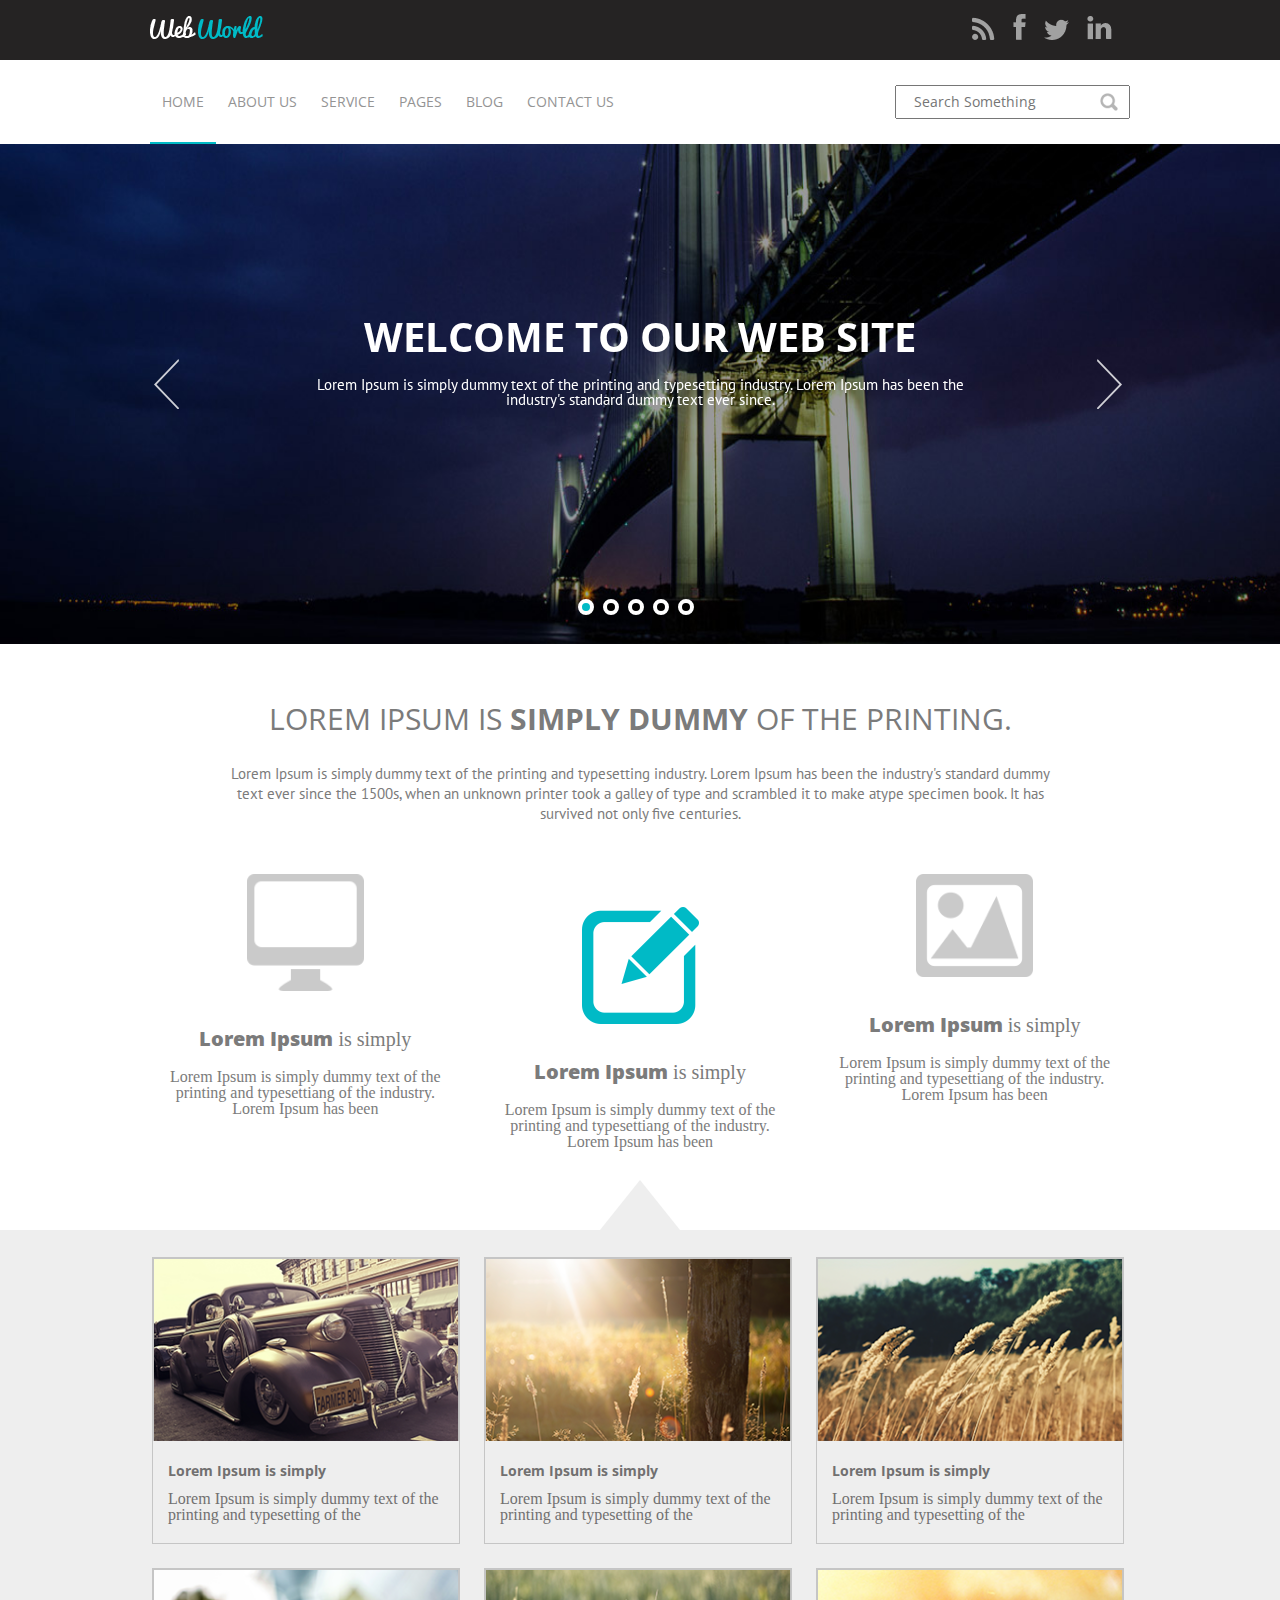
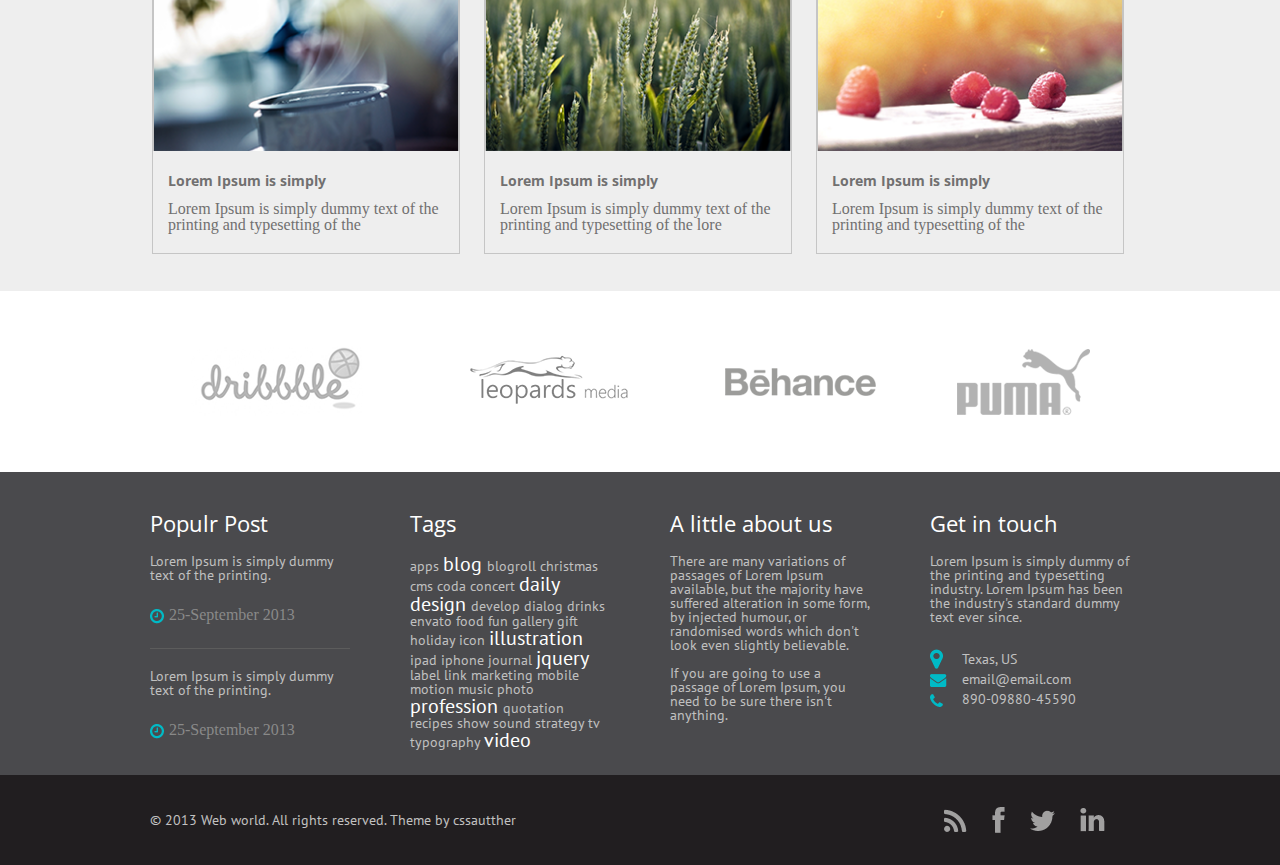
<file: portfolio/New Project/index.html>
<!DOCTYPE html>
<html lang="en">

<head>
    <meta charset="UTF-8">
    <meta name="viewport" content="width=device-width, initial-scale=1.0">
    <meta http-equiv="X-UA-Compatible" content="ie=edge">
    <meta name="google" content="notranslate">
    <link rel="stylesheet" href="css/reset.css">
    <link rel="stylesheet" href="css/style.css">
    <link rel="stylesheet" href="css/slick.css">
    <link href="https://fonts.googleapis.com/css?family=Open+Sans:400,700|PT+Sans&display=swap" rel="stylesheet">
    <title>WebWorld</title>
</head>

<body>
    <div class="wrapper">
        <header class="header">
            <div class="header__row_link">
                <div class="container">
                    <div class="header__top">
                        <a href="#" class="header__logo">
                            <img src="img/logo/WebWorld.png" alt="" class="header__img-logo">
                        </a>
                        <div class="header__social">
                            <a href="#" class="social__link">
                                <img src="img/social/wi_fi.png" alt="" class="social__img">
                            </a>
                            <a href="#" class="social__link">
                                <img src="img/social/fb.png" alt="" class="social__img">
                            </a>
                            <a href="#" class="social__link">
                                <img src="img/social/tw.png" alt="" class="social__img">
                            </a>
                            <a href="#" class="social__link">
                                <img src="img/social/lin.png" alt="" class="social__img">
                            </a>
                        </div>
                    </div>
                </div>
            </div>
            <div class="header__row_nav">
                <div class="container">
                    <div class="header__center">
                        <nav class="header__nav">
                            <ul class="header__ul">
                                <li class="header__list">
                                    <a href="" class="header__link header__link_active">Home</a>
                                </li>
                                <li class="header__list">
                                    <a href="" class="header__link">About Us</a>
                                </li>
                                <li class="header__list">
                                    <a href="" class="header__link">Service</a>
                                </li>
                                <li class="header__list">
                                    <a href="" class="header__link">Pages</a>
                                </li>
                                <li class="header__list">
                                    <a href="" class="header__link">Blog</a>
                                </li>
                                <li class="header__list">
                                    <a href="" class="header__link">Contact Us</a>
                                </li>
                            </ul>
                        </nav>
                        <div class="header__search">
                            <input class="header__search_input" type="text" placeholder="Search Something">
                            <img class="header__search_img" src="img/icon/search.png" alt="">
                        </div>
                    </div>
                </div>
            </div>
            <div class="header__row_content">
                <div class="heaeder__text">

                    <div class="header__title">
                        Welcome to our web site
                    </div>

                    <div class="header__descr">
                        Lorem Ipsum is simply dummy text of the printing and typesetting industry. Lorem Ipsum has
                        been the industry's standard
                        dummy text ever since.
                    </div>
                </div>
            </div>
            <div class="header__row_slider">
                <div class="header__slider">
                    <img src="img/slider/slide.jpg" alt="">
                    <img src="img/slider/slide2jpg.jpg" alt="">
                    <img src="img/slider/slide.jpg" alt="">
                    <img src="img/slider/slide2jpg.jpg" alt="">
                    <img src="img/slider/slide.jpg" alt="">
                </div>
            </div>
        </header>
        <section class="advantage">
            <div class="container">
                <div class="advantage__top">
                    <div class="advantage__title">
                        Lorem Ipsum is <span>simply dummy</span> of the printing.

                    </div>
                    <div class="advantage__descr">
                        Lorem Ipsum is simply dummy text of the printing and typesetting industry. Lorem Ipsum has been
                        the industry's standard
                        dummy text ever since the 1500s, when an unknown printer took a galley of type and scrambled it
                        to make atype specimen
                        book.
                        It has survived not only five centuries.
                    </div>
                </div>

                <div class="advantage__bot">
                    <div class="container">
                        <div class="advantage__content">
                            <div class="advantage__box_left">
                                <img src="img/icon/iMac.png" alt="" class="advantage__img_left">
                                <span class="advantage__title_bot">
                                    <span>Lorem Ipsum</span> is simply
                                </span>
                                <div class="advantage__descr_bot">
                                    Lorem Ipsum is simply dummy text of the printing and typesettiang of the industry.
                                    Lorem
                                    Ipsum has been
                                </div>
                            </div>
                            <div class="advantage__box_center advantage__bottom ">
                                <img src="img/icon/pencilpng.png" alt="" class="advantage__img_center">
                                <span class="advantage__title_bot">
                                    <span>Lorem Ipsum</span> is simply
                                </span>
                                <div class="advantage__descr_bot">
                                    Lorem Ipsum is simply dummy text of the printing and typesettiang of the industry.
                                    Lorem
                                    Ipsum has been
                                </div>
                            </div>
                            <div class="advantage__box_right">
                                <img src="img/icon/photo.png" alt="" class="advantage__img_right">
                                <span class="advantage__title_bot">
                                    <span>Lorem Ipsum</span> is simply
                                </span>
                                <div class="advantage__descr_bot">
                                    Lorem Ipsum is simply dummy text of the printing and typesettiang of the industry.
                                    Lorem
                                    Ipsum has been
                                </div>
                            </div>
                        </div>
                    </div>
                </div>
            </div>
        </section>
        <section class="works">
            <div class="works__triangle"></div>
            <div class="works__body">
                <div class="container">
                    <div class="works__content">
                        <div class="works__box">
                            <img src="img/works/1.png" alt="" class="works__img">
                            <div class="works__text">
                                <div class="works__title">
                                    Lorem Ipsum is simply
                                </div>
                                <div class="works__descr">Lorem Ipsum is simply dummy text of the printing and
                                    typesetting
                                    of
                                    the
                                </div>
                            </div>
                        </div>
                        <div class="works__box">
                            <img src="img/works/2.png" alt="" class="works__img">
                            <div class="works__text">
                                <div class="works__title">
                                    Lorem Ipsum is simply
                                </div>
                                <div class="works__descr">Lorem Ipsum is simply dummy text of the printing and
                                    typesetting
                                    of
                                    the
                                </div>
                            </div>
                        </div>
                        <div class="works__box">
                            <img src="img/works/3.png" alt="" class="works__img">
                            <div class="works__text">
                                <div class="works__title">
                                    Lorem Ipsum is simply
                                </div>
                                <div class="works__descr">Lorem Ipsum is simply dummy text of the printing and
                                    typesetting
                                    of
                                    the
                                </div>
                            </div>
                        </div>
                        <div class="works__box">
                            <img src="img/works/4.png" alt="" class="works__img">
                            <div class="works__text">
                                <div class="works__title">
                                    Lorem Ipsum is simply
                                </div>
                                <div class="works__descr">Lorem Ipsum is simply dummy text of the printing and
                                    typesetting
                                    of
                                    the
                                </div>
                            </div>
                        </div>
                        <div class="works__box">
                            <img src="img/works/5.png" alt="" class="works__img">
                            <div class="works__text">
                                <div class="works__title">
                                    Lorem Ipsum is simply
                                </div>
                                <div class="works__descr">Lorem Ipsum is simply dummy text of the printing and
                                    typesetting
                                    of
                                    the
                                    lore
                                </div>
                            </div>
                        </div>
                        <div class="works__box">
                            <img src="img/works/6.png" alt="" class="works__img">
                            <div class="works__text">
                                <div class="works__title">
                                    Lorem Ipsum is simply
                                </div>
                                <div class="works__descr">Lorem Ipsum is simply dummy text of the printing and
                                    typesetting
                                    of
                                    the
                                </div>
                            </div>
                        </div>
                    </div>
                </div>
            </div>
        </section>
        <section class="coop">
            <div class="container">
                <div class="coop__row">
                    <div class="coop__row_block">
                        <img src="img/coop/coop1.png" alt="" class="coop__img">
                    </div>
                    <div class="coop__row_block">
                        <img src="img/coop/coop2.png" alt="" class="coop__img">
                    </div>
                    <div class="coop__row_block">
                        <img src="img/coop/coop3.png" alt="" class="coop__img">
                    </div>
                    <div class="coop__row_block">
                        <img src="img/coop/coop4.png" alt="" class="coop__img">
                    </div>
                </div>
            </div>
        </section>
        <footer class="footer">
            <div class="container">
                <div class="footer__row">
                    <div class="footer__box">
                        <div class="footer__title">Populr Post</div>
                        <div class="footer__descr">Lorem Ipsum is simply dummy text of the printing.</div>
                        <div class="footer__date">
                            <div class="footer__date-box">
                                <div class="footer__date-img">
                                    <img src="img/icon/footertimer.png" alt="" class="date-img">
                                </div>
                                <div class="footer__date-date"> 25-September 2013</div>
                            </div>
                        </div>
                        <div class="footer__descr-bot">Lorem Ipsum is simply dummy text of the printing.</div>
                        <div class="footer__date">
                            <div class="footer__date-box">
                                <div class="footer__date-img">
                                    <img src="img/icon/footertimer.png" alt="" class="date-img">
                                </div>
                                <div class="footer__date-date"> 25-September 2013</div>
                            </div>
                        </div>
                    </div>

                    <div class="footer__box">
                        <div class="footer__title">Tags</div>
                        <div class="footer__descr">apps <span> <a href="#">blog</a> </span> blogroll christmas cms coda
                            concert
                            <span> <a href="#">daily</a> </span> <span> <a href="#">design</a> </span> develop
                            dialog drinks envato food fun gallery gift holiday
                            icon <span> <a href="#">illustration</a></span> ipad iphone journal <span><a
                                    href="#">jquery</a></span> label link marketing
                            mobile motion
                            music photo
                            <span> <a href="#">profession</a> </span> quotation recipes
                            show sound strategy tv typography <span> <a href="#">video</a> </span> </div>
                    </div>
                    <div class="footer__box">
                        <div class="footer__title">A little about us</div>
                        <div class="footer__descr">
                            <p>There are many variations of passages of Lorem Ipsum available, but
                                the majority have suffered alteration in some form,
                                by injected humour, or randomised words which don't look even slightly believable.</p>
                            <br>
                            <p>If you are going to use a passage of Lorem Ipsum, you need to be sure there isn't
                                anything.</p>
                        </div>
                    </div>
                    <div class="footer__box footer__box-last">
                        <div class="footer__title">Get in touch</div>
                        <div class="footer__descr">Lorem Ipsum is simply dummy
                            of the printing and typesetting industry. Lorem Ipsum has been the industry's standard dummy
                            text ever since.</div>
                        <div class="footer__contacts">
                            <div class="footer__contacts-box">
                                <div class="footer__block">
                                    <img src="img/icon/footermap.png" alt="" class="adress-img">
                                </div>
                                <div class="contacts">Texas, US</div>
                            </div>
                            <div class="footer__contacts-box">
                                <div class="footer__block">
                                    <img src="img/icon/footermess.png" alt="" class="adress-img">
                                </div>
                                <div class="contacts">email@email.com</div>
                            </div>
                            <div class="footer__contacts-box">
                                <div class="footer__block">
                                    <img src="img/icon/footerphone.png" alt="" class="adress-img">
                                </div>
                                <div class="contacts">890-09880-45590</div>
                            </div>
                        </div>

                    </div>
                </div>


            </div>

            <div class="footer__bot">
                <div class="container">
                    <div class="footer__social-row">
                        <div class="footer__left">© 2013 Web world. All rights reserved. Theme by cssautther</div>


                        <div class="footer__social">
                            <a href="#" class="footer__link">
                                <img src="img/social/wi_fi.png" alt="" class="social__img">
                            </a>
                            <a href="#" class="footer__link">
                                <img src="img/social/fb.png" alt="" class="social__img">
                            </a>
                            <a href="#" class="footer__link">
                                <img src="img/social/tw.png" alt="" class="social__img">
                            </a>
                            <a href="#" class="footer__link">
                                <img src="img/social/lin.png" alt="" class="social__img">
                            </a>
                        </div>

                    </div>
                </div>
            </div>
        </footer>
    </div>




    <script src="https://ajax.googleapis.com/ajax/libs/jquery/3.4.1/jquery.min.js"></script>
    <script src="js/main.js"></script>
    <script src="js/slick.min.js"></script>
</body>


</html>
</file>
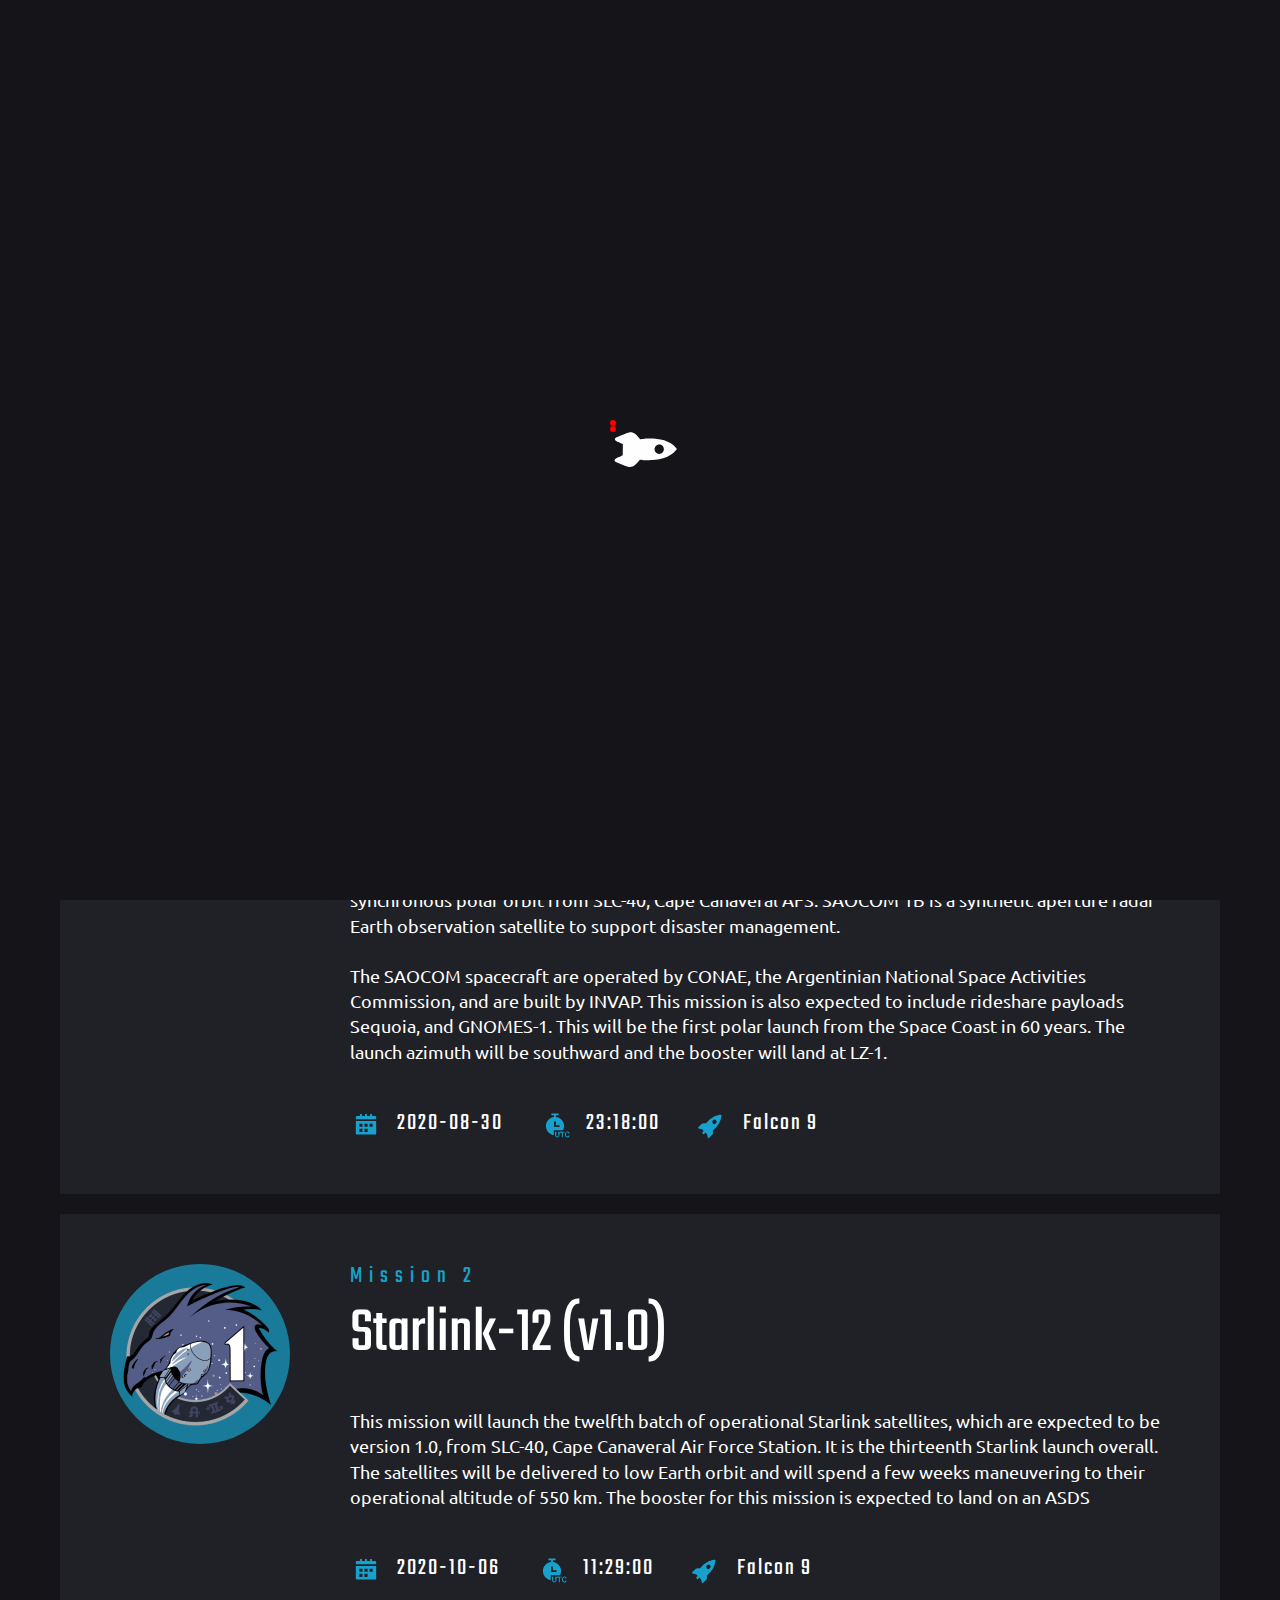
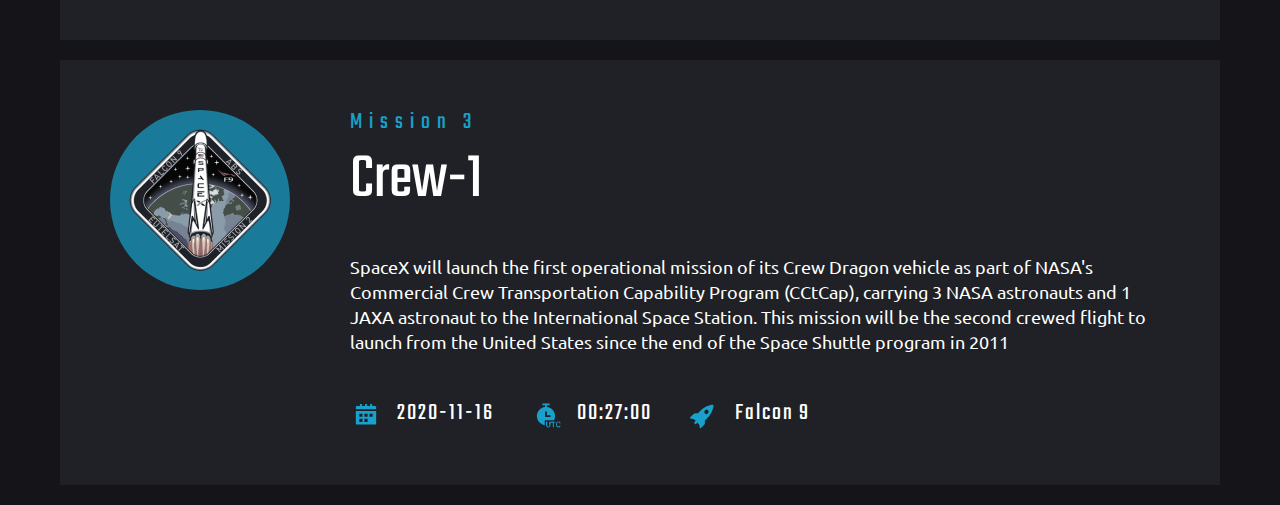
<file: portfolio/spaceX/index.html>
<!DOCTYPE html>
<html lang="ru">

<head>
  <meta charset="UTF-8">
  <meta name="viewport" content="width=device-width, initial-scale=1.0">
  <link rel="shortcut icon" href="img/favicon.ico" type="image/x-icon">
  <meta http-equiv="X-UA-Compatible" content="ie=edge">
  <meta name="theme-color" content="#111111">
  <title>SpaceX</title>
  <link rel="preconnect" href="https://fonts.gstatic.com">
  <link href="https://fonts.googleapis.com/css2?family=Teko:wght@300;400&display=swap" rel="stylesheet">
  <link href="https://fonts.googleapis.com/css2?family=Teko:wght@300;400&family=Ubuntu&display=swap" rel="stylesheet">
  <link rel="stylesheet" href="css/main.css">
</head>

<body>
  <div class="wrapper-preloader" id="hellopreloader_preload">
    <div class="preloader rocket-preloader">
      <div class="rocket"></div>
    </div>
  </div>
  <div class="site-container">
    <main class="main">
      <div class="container">
        <div class="rocket">
          <img src="img/rocket.png" alt="">
        </div>
        <div class="logo">
          <svg>
            <use xlink:href="img/sprites.svg#logo">
            </use>
          </svg>
        </div>
        <div class="title">
          Space <span>X</span>
          <br>
          Missions
        </div>
        <div class="cards">
          <div class="card">
            <div class="card__img">
              <img src="img/card-img-1.png" alt="">
            </div>
            <div class="card__content">
              <div class="card__subtitle">
                <p>Mission 1</p>
              </div>
              <div class="card__title">
                <h2>SAOCOM 1B, GNOMES-1, Tyvak-0172</h2>
              </div>
              <div class="card__descr">
                <p>SpaceX's Falcon 9 will launch the second of the two satellite SAOCOM 1 satellites into a
                  sun-synchronous
                  polar orbit from SLC-40, Cape Canaveral AFS. SAOCOM 1B is a synthetic aperture radar Earth observation
                  satellite to support disaster management.
                  <br>
                  <br>
                  The SAOCOM spacecraft are operated by CONAE, the Argentinian National Space Activities Commission, and
                  are
                  built by INVAP. This mission is also expected to include rideshare payloads Sequoia, and GNOMES-1.
                  This
                  will be the first polar launch from the Space Coast in 60 years. The launch azimuth will be southward
                  and
                  the booster will land at LZ-1.
                </p>
              </div>
              <div class="card__info">
                <div class="card__box">
                  <div class="card__icon">
                    <svg>
                      <use xlink:href="img/sprites.svg#calendar">
                      </use>
                    </svg>
                  </div>
                  <div class="card__date">
                    2020-08-30
                  </div>
                </div>
                <div class="card__box">
                  <div class="card__icon">
                    <svg>
                      <use xlink:href="img/sprites.svg#time">
                      </use>
                    </svg>
                  </div>
                  <div class="card__time">
                    23:18:00
                  </div>
                </div>
                <div class="card__box">
                  <div class="card__icon">
                    <svg>
                      <use xlink:href="img/sprites.svg#rocket">
                      </use>
                    </svg>
                  </div>
                  <div class="card__name">
                    Falcon 9
                  </div>
                </div>
              </div>
            </div>
          </div>
        </div>
        <div class="cards">
          <div class="card">
            <div class="card__img">
              <img src="img/card-img-2.png" alt="">
            </div>
            <div class="card__content">
              <div class="card__subtitle">
                <p>Mission 2</p>
              </div>
              <div class="card__title">
                <h2>
                  Starlink-12 (v1.0)
                </h2>
              </div>
              <div class="card__descr">
                <p>This mission will launch the twelfth batch of operational Starlink satellites, which are expected to
                  be
                  version 1.0, from SLC-40, Cape Canaveral Air Force Station. It is the thirteenth Starlink launch
                  overall.
                  The satellites will be delivered to low Earth orbit and will spend a few weeks maneuvering to their
                  operational altitude of 550 km. The booster for this mission is expected to land on an ASDS
                </p>
              </div>
              <div class="card__info">
                <div class="card__box">
                  <div class="card__icon">
                    <svg>
                      <use xlink:href="img/sprites.svg#calendar">
                      </use>
                    </svg>
                  </div>
                  <div class="card__date">
                    2020-10-06
                  </div>
                </div>
                <div class="card__box">
                  <div class="card__icon">
                    <svg>
                      <use xlink:href="img/sprites.svg#time">
                      </use>
                    </svg>
                  </div>
                  <div class="card__time">
                    11:29:00
                  </div>
                </div>
                <div class="card__box">
                  <div class="card__icon">
                    <svg>
                      <use xlink:href="img/sprites.svg#rocket">
                      </use>
                    </svg>
                  </div>
                  <div class="card__name">
                    Falcon 9
                  </div>
                </div>
              </div>
            </div>
          </div>
        </div>
        <div class="cards">
          <div class="card">
            <div class="card__img">
              <img src="img/card-img-3.png" alt="">
            </div>
            <div class="card__content">
              <div class="card__subtitle">
                <p>Mission 3</p>
              </div>
              <div class="card__title">
                <h2>Crew-1</h2>
              </div>
              <div class="card__descr">
                <p>SpaceX will launch the first operational mission of its Crew Dragon vehicle as part of NASA's
                  Commercial
                  Crew Transportation Capability Program (CCtCap), carrying 3 NASA astronauts and 1 JAXA astronaut to
                  the
                  International Space Station. This mission will be the second crewed flight to launch from the United
                  States since the end of the Space Shuttle program in 2011
                </p>
              </div>
              <div class="card__info">
                <div class="card__box">
                  <div class="card__icon">
                    <svg>
                      <use xlink:href="img/sprites.svg#calendar">
                      </use>
                    </svg>
                  </div>
                  <div class="card__date">
                    2020-11-16
                  </div>
                </div>
                <div class="card__box">
                  <div class="card__icon">
                    <svg>
                      <use xlink:href="img/sprites.svg#time">
                      </use>
                    </svg>
                  </div>
                  <div class="card__time">
                    00:27:00
                  </div>
                </div>
                <div class="card__box">
                  <div class="card__icon">
                    <svg>
                      <use xlink:href="img/sprites.svg#rocket">
                      </use>
                    </svg>
                  </div>
                  <div class="card__name">
                    Falcon 9
                  </div>
                </div>
              </div>

            </div>
          </div>
        </div>
      </div>
    </main>
  </div>
  <script src="js/main.js"></script>
</body>

</html>
</file>
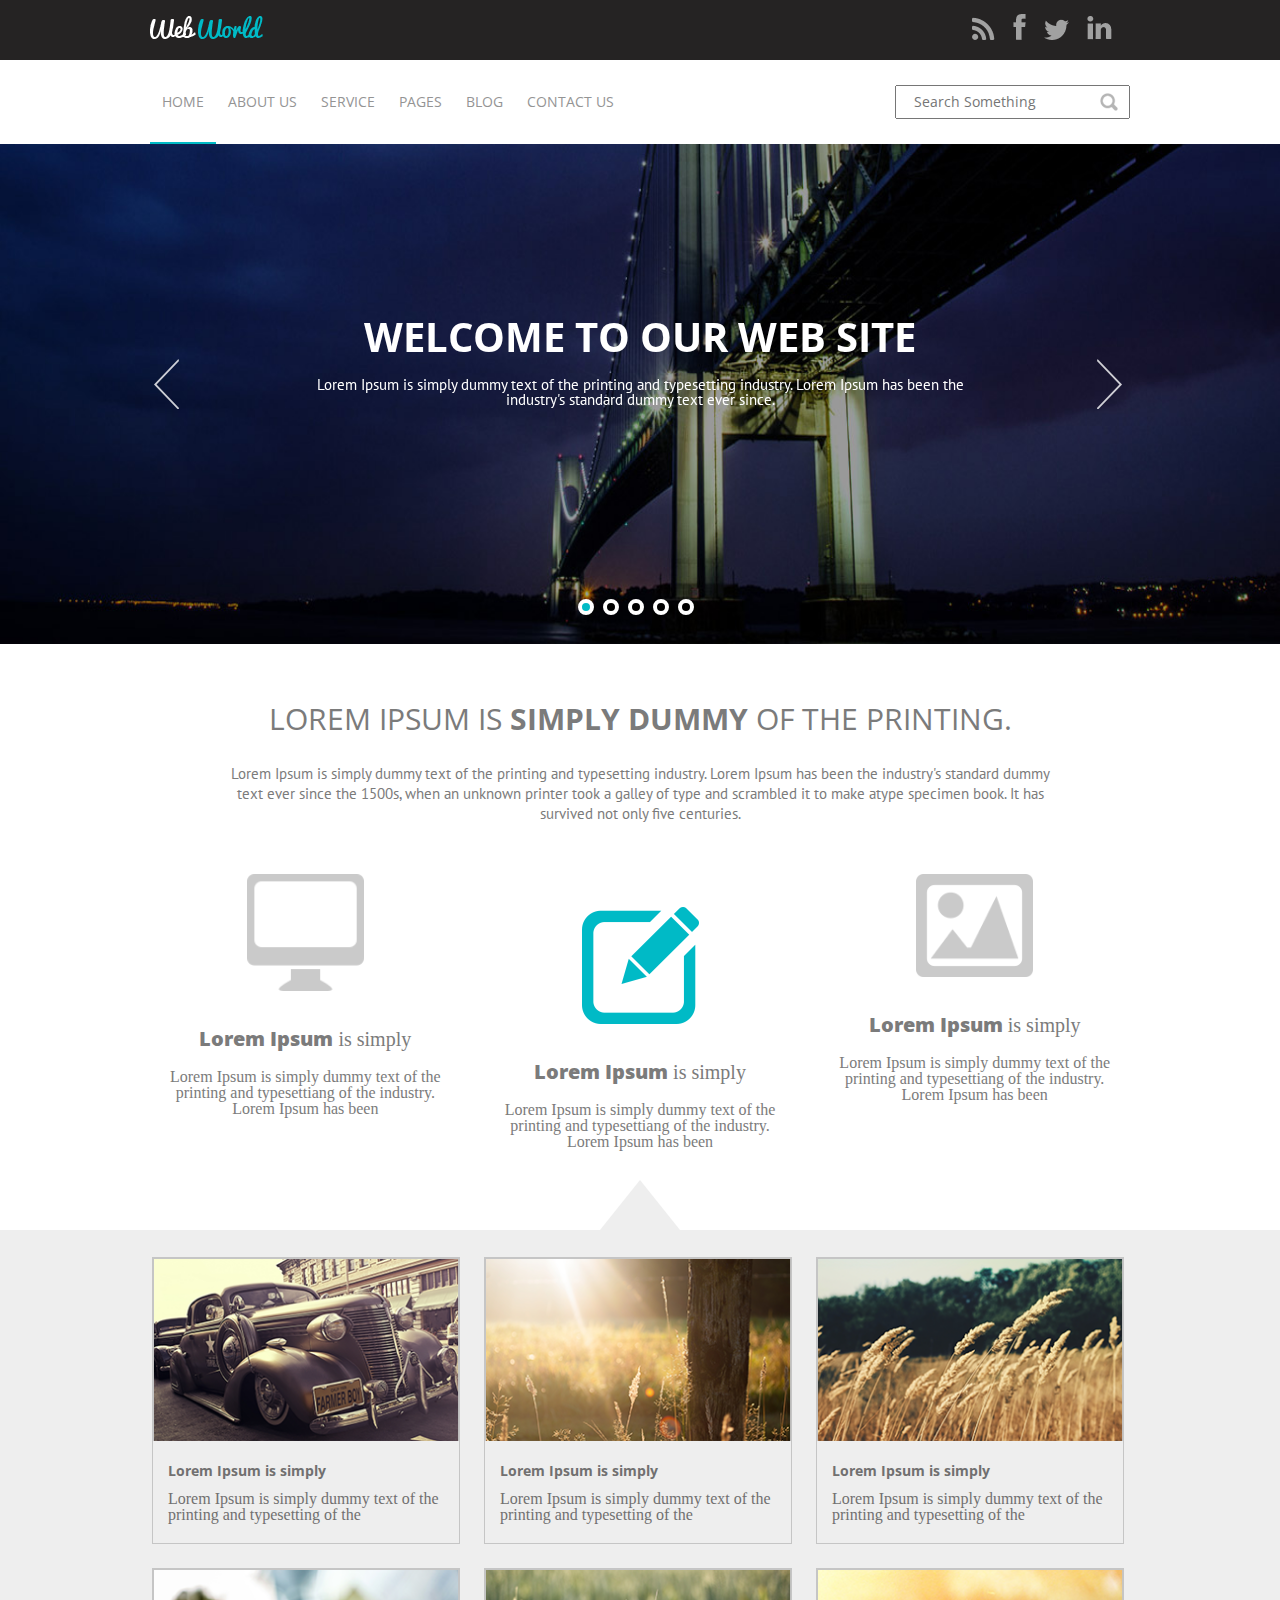
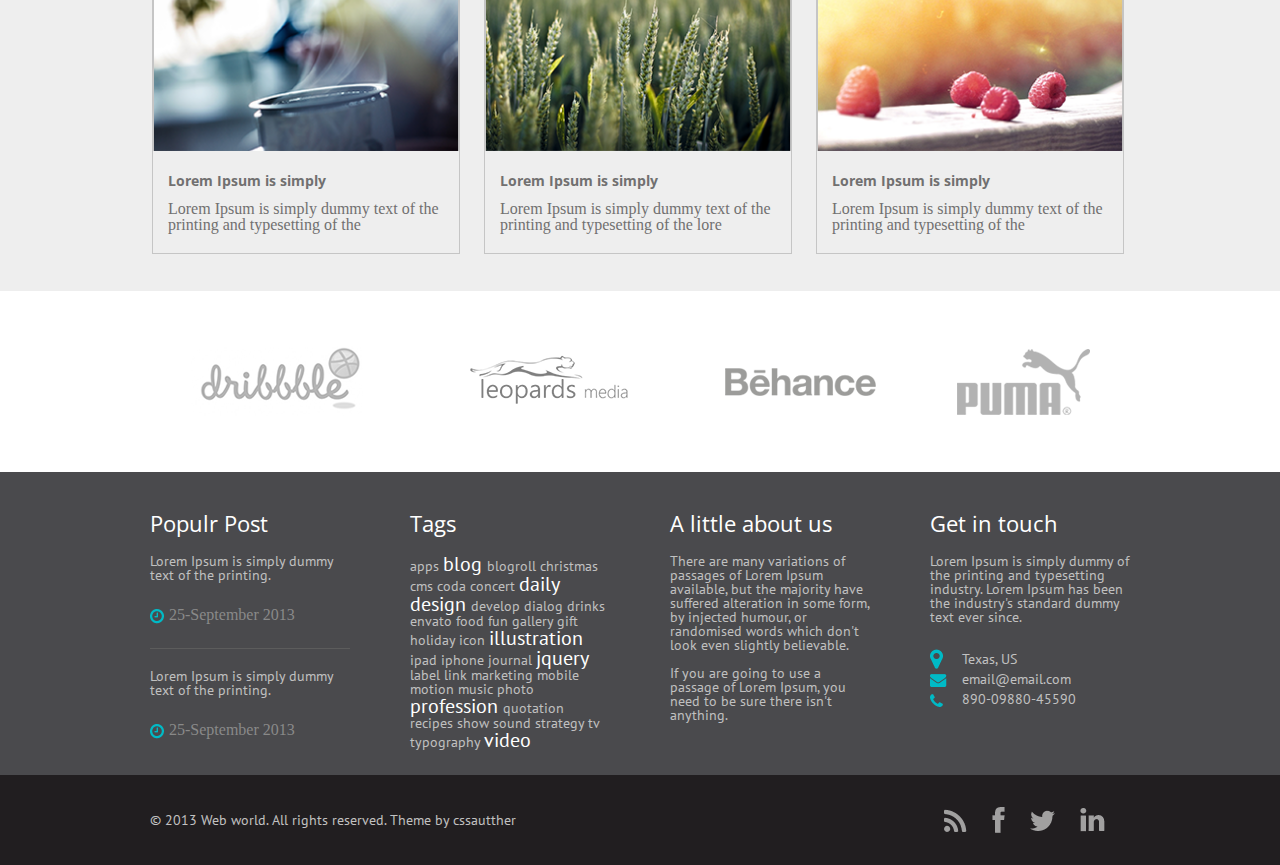
<file: portfolio/New Project/indes.html>
<!DOCTYPE html>
<html lang="en">

<head>
    <meta charset="UTF-8">
    <meta name="viewport" content="width=device-width, initial-scale=1.0">
    <meta http-equiv="X-UA-Compatible" content="ie=edge">
    <meta name="google" content="notranslate">
    <link rel="stylesheet" href="css/reset.css">
    <link rel="stylesheet" href="css/style.css">
    <link rel="stylesheet" href="css/slick.css">
    <link href="https://fonts.googleapis.com/css?family=Open+Sans:400,700|PT+Sans&display=swap" rel="stylesheet">
    <title>WebWorld</title>
</head>

<body>
    <div class="wrapper">
        <header class="header">
            <div class="header__row_link">
                <div class="container">
                    <div class="header__top">
                        <a href="#" class="header__logo">
                            <img src="img/logo/WebWorld.png" alt="" class="header__img-logo">
                        </a>
                        <div class="header__social">
                            <a href="#" class="social__link">
                                <img src="img/social/wi_fi.png" alt="" class="social__img">
                            </a>
                            <a href="#" class="social__link">
                                <img src="img/social/fb.png" alt="" class="social__img">
                            </a>
                            <a href="#" class="social__link">
                                <img src="img/social/tw.png" alt="" class="social__img">
                            </a>
                            <a href="#" class="social__link">
                                <img src="img/social/lin.png" alt="" class="social__img">
                            </a>
                        </div>
                    </div>
                </div>
            </div>
            <div class="header__row_nav">
                <div class="container">
                    <div class="header__center">
                        <nav class="header__nav">
                            <ul class="header__ul">
                                <li class="header__list">
                                    <a href="" class="header__link header__link_active">Home</a>
                                </li>
                                <li class="header__list">
                                    <a href="" class="header__link">About Us</a>
                                </li>
                                <li class="header__list">
                                    <a href="" class="header__link">Service</a>
                                </li>
                                <li class="header__list">
                                    <a href="" class="header__link">Pages</a>
                                </li>
                                <li class="header__list">
                                    <a href="" class="header__link">Blog</a>
                                </li>
                                <li class="header__list">
                                    <a href="" class="header__link">Contact Us</a>
                                </li>
                            </ul>
                        </nav>
                        <div class="header__search">
                            <input class="header__search_input" type="text" placeholder="Search Something">
                            <img class="header__search_img" src="img/icon/search.png" alt="">
                        </div>
                    </div>
                </div>
            </div>
            <div class="header__row_content">
                <div class="heaeder__text">

                    <div class="header__title">
                        Welcome to our web site
                    </div>

                    <div class="header__descr">
                        Lorem Ipsum is simply dummy text of the printing and typesetting industry. Lorem Ipsum has
                        been the industry's standard
                        dummy text ever since.
                    </div>
                </div>
            </div>
            <div class="header__row_slider">
                <div class="header__slider">
                    <img src="img/slider/slide.jpg" alt="">
                    <img src="img/slider/slide2jpg.jpg" alt="">
                    <img src="img/slider/slide.jpg" alt="">
                    <img src="img/slider/slide2jpg.jpg" alt="">
                    <img src="img/slider/slide.jpg" alt="">
                </div>
            </div>
        </header>
        <section class="advantage">
            <div class="container">
                <div class="advantage__top">
                    <div class="advantage__title">
                        Lorem Ipsum is <span>simply dummy</span> of the printing.

                    </div>
                    <div class="advantage__descr">
                        Lorem Ipsum is simply dummy text of the printing and typesetting industry. Lorem Ipsum has been
                        the industry's standard
                        dummy text ever since the 1500s, when an unknown printer took a galley of type and scrambled it
                        to make atype specimen
                        book.
                        It has survived not only five centuries.
                    </div>
                </div>

                <div class="advantage__bot">
                    <div class="container">
                        <div class="advantage__content">
                            <div class="advantage__box_left">
                                <img src="img/icon/iMac.png" alt="" class="advantage__img_left">
                                <span class="advantage__title_bot">
                                    <span>Lorem Ipsum</span> is simply
                                </span>
                                <div class="advantage__descr_bot">
                                    Lorem Ipsum is simply dummy text of the printing and typesettiang of the industry.
                                    Lorem
                                    Ipsum has been
                                </div>
                            </div>
                            <div class="advantage__box_center advantage__bottom ">
                                <img src="img/icon/pencilpng.png" alt="" class="advantage__img_center">
                                <span class="advantage__title_bot">
                                    <span>Lorem Ipsum</span> is simply
                                </span>
                                <div class="advantage__descr_bot">
                                    Lorem Ipsum is simply dummy text of the printing and typesettiang of the industry.
                                    Lorem
                                    Ipsum has been
                                </div>
                            </div>
                            <div class="advantage__box_right">
                                <img src="img/icon/photo.png" alt="" class="advantage__img_right">
                                <span class="advantage__title_bot">
                                    <span>Lorem Ipsum</span> is simply
                                </span>
                                <div class="advantage__descr_bot">
                                    Lorem Ipsum is simply dummy text of the printing and typesettiang of the industry.
                                    Lorem
                                    Ipsum has been
                                </div>
                            </div>
                        </div>
                    </div>
                </div>
            </div>
        </section>
        <section class="works">
            <div class="works__triangle"></div>
            <div class="works__body">
                <div class="container">
                    <div class="works__content">
                        <div class="works__box">
                            <img src="img/works/1.png" alt="" class="works__img">
                            <div class="works__text">
                                <div class="works__title">
                                    Lorem Ipsum is simply
                                </div>
                                <div class="works__descr">Lorem Ipsum is simply dummy text of the printing and
                                    typesetting
                                    of
                                    the
                                </div>
                            </div>
                        </div>
                        <div class="works__box">
                            <img src="img/works/2.png" alt="" class="works__img">
                            <div class="works__text">
                                <div class="works__title">
                                    Lorem Ipsum is simply
                                </div>
                                <div class="works__descr">Lorem Ipsum is simply dummy text of the printing and
                                    typesetting
                                    of
                                    the
                                </div>
                            </div>
                        </div>
                        <div class="works__box">
                            <img src="img/works/3.png" alt="" class="works__img">
                            <div class="works__text">
                                <div class="works__title">
                                    Lorem Ipsum is simply
                                </div>
                                <div class="works__descr">Lorem Ipsum is simply dummy text of the printing and
                                    typesetting
                                    of
                                    the
                                </div>
                            </div>
                        </div>
                        <div class="works__box">
                            <img src="img/works/4.png" alt="" class="works__img">
                            <div class="works__text">
                                <div class="works__title">
                                    Lorem Ipsum is simply
                                </div>
                                <div class="works__descr">Lorem Ipsum is simply dummy text of the printing and
                                    typesetting
                                    of
                                    the
                                </div>
                            </div>
                        </div>
                        <div class="works__box">
                            <img src="img/works/5.png" alt="" class="works__img">
                            <div class="works__text">
                                <div class="works__title">
                                    Lorem Ipsum is simply
                                </div>
                                <div class="works__descr">Lorem Ipsum is simply dummy text of the printing and
                                    typesetting
                                    of
                                    the
                                    lore
                                </div>
                            </div>
                        </div>
                        <div class="works__box">
                            <img src="img/works/6.png" alt="" class="works__img">
                            <div class="works__text">
                                <div class="works__title">
                                    Lorem Ipsum is simply
                                </div>
                                <div class="works__descr">Lorem Ipsum is simply dummy text of the printing and
                                    typesetting
                                    of
                                    the
                                </div>
                            </div>
                        </div>
                    </div>
                </div>
            </div>
        </section>
        <section class="coop">
            <div class="container">
                <div class="coop__row">
                    <div class="coop__row_block">
                        <img src="img/coop/coop1.png" alt="" class="coop__img">
                    </div>
                    <div class="coop__row_block">
                        <img src="img/coop/coop2.png" alt="" class="coop__img">
                    </div>
                    <div class="coop__row_block">
                        <img src="img/coop/coop3.png" alt="" class="coop__img">
                    </div>
                    <div class="coop__row_block">
                        <img src="img/coop/coop4.png" alt="" class="coop__img">
                    </div>
                </div>
            </div>
        </section>
        <footer class="footer">
            <div class="container">
                <div class="footer__row">
                    <div class="footer__box">
                        <div class="footer__title">Populr Post</div>
                        <div class="footer__descr">Lorem Ipsum is simply dummy text of the printing.</div>
                        <div class="footer__date">
                            <div class="footer__date-box">
                                <div class="footer__date-img">
                                    <img src="img/icon/footertimer.png" alt="" class="date-img">
                                </div>
                                <div class="footer__date-date"> 25-September 2013</div>
                            </div>
                        </div>
                        <div class="footer__descr-bot">Lorem Ipsum is simply dummy text of the printing.</div>
                        <div class="footer__date">
                            <div class="footer__date-box">
                                <div class="footer__date-img">
                                    <img src="img/icon/footertimer.png" alt="" class="date-img">
                                </div>
                                <div class="footer__date-date"> 25-September 2013</div>
                            </div>
                        </div>
                    </div>

                    <div class="footer__box">
                        <div class="footer__title">Tags</div>
                        <div class="footer__descr">apps <span> <a href="#">blog</a> </span> blogroll christmas cms coda
                            concert
                            <span> <a href="#">daily</a> </span> <span> <a href="#">design</a> </span> develop
                            dialog drinks envato food fun gallery gift holiday
                            icon <span> <a href="#">illustration</a></span> ipad iphone journal <span><a
                                    href="#">jquery</a></span> label link marketing
                            mobile motion
                            music photo
                            <span> <a href="#">profession</a> </span> quotation recipes
                            show sound strategy tv typography <span> <a href="#">video</a> </span> </div>
                    </div>
                    <div class="footer__box">
                        <div class="footer__title">A little about us</div>
                        <div class="footer__descr">
                            <p>There are many variations of passages of Lorem Ipsum available, but
                                the majority have suffered alteration in some form,
                                by injected humour, or randomised words which don't look even slightly believable.</p>
                            <br>
                            <p>If you are going to use a passage of Lorem Ipsum, you need to be sure there isn't
                                anything.</p>
                        </div>
                    </div>
                    <div class="footer__box footer__box-last">
                        <div class="footer__title">Get in touch</div>
                        <div class="footer__descr">Lorem Ipsum is simply dummy
                            of the printing and typesetting industry. Lorem Ipsum has been the industry's standard dummy
                            text ever since.</div>
                        <div class="footer__contacts">
                            <div class="footer__contacts-box">
                                <div class="footer__block">
                                    <img src="img/icon/footermap.png" alt="" class="adress-img">
                                </div>
                                <div class="contacts">Texas, US</div>
                            </div>
                            <div class="footer__contacts-box">
                                <div class="footer__block">
                                    <img src="img/icon/footermess.png" alt="" class="adress-img">
                                </div>
                                <div class="contacts">email@email.com</div>
                            </div>
                            <div class="footer__contacts-box">
                                <div class="footer__block">
                                    <img src="img/icon/footerphone.png" alt="" class="adress-img">
                                </div>
                                <div class="contacts">890-09880-45590</div>
                            </div>
                        </div>

                    </div>
                </div>


            </div>

            <div class="footer__bot">
                <div class="container">
                    <div class="footer__social-row">
                        <div class="footer__left">© 2013 Web world. All rights reserved. Theme by cssautther</div>


                        <div class="footer__social">
                            <a href="#" class="footer__link">
                                <img src="img/social/wi_fi.png" alt="" class="social__img">
                            </a>
                            <a href="#" class="footer__link">
                                <img src="img/social/fb.png" alt="" class="social__img">
                            </a>
                            <a href="#" class="footer__link">
                                <img src="img/social/tw.png" alt="" class="social__img">
                            </a>
                            <a href="#" class="footer__link">
                                <img src="img/social/lin.png" alt="" class="social__img">
                            </a>
                        </div>

                    </div>
                </div>
            </div>
        </footer>
    </div>




    <script src="https://ajax.googleapis.com/ajax/libs/jquery/3.4.1/jquery.min.js"></script>
    <script src="js/main.js"></script>
    <script src="js/slick.min.js"></script>
</body>


</html>
</file>
<file: portfolio/AXITcopy/css/style.css>
html {
    box-sizing: border-box
}

*,
::after,
::before {
    box-sizing: inherit
}

body {
    margin: 0;
    padding: 0;
    font-family: 'Open Sans', sans-serif;
    min-width: 320px;
    overflow-x: hidden
}

a {
    color: #fff;
    text-decoration: none
}

.container {
    max-width: 1140px;
    padding: 0 15px;
    margin: 0 auto
}

.header__nav {
    position: fixed;
    top: 0;
    left: 0;
    right: 0;
    z-index: 1;
    background-color: #000
}

.header__inner {
    display: flex;
    align-items: center;
    justify-content: space-between;
    height: 70px
}

.navigation_list {
    display: flex
}

.navigation__list {
    display: flex;
    margin-right: 50px
}

.navigation__list:last-child {
    margin-right: 0
}

.navigation__link {
    color: #b0b0b0
}

.navigation__link:hover {
    transition: .3s;
    color: #fff;
    -webkit-transition: .3s;
    -moz-transition: .3s;
    -ms-transition: .3s;
    -o-transition: .3s
}

.navigation__burger {
    display: none;
    width: 30px;
    height: 20px
}

.navigation__burger span {
    display: block;
    margin-bottom: 5px;
    width: 100%;
    height: 3px;
    background-color: #fff
}

.navigation__burger span:last-child {
    margin-bottom: 0
}

.mainbg {
    width: 100%;
    background: url(../img/mainbg.jpg);
    background-attachment: fixed;
    background-size: cover;
    background-position: center;
    background-repeat: no-repeat
}

.main__body {
    display: flex;
    justify-content: space-between
}

.main__left {
    max-width: 575px;
    padding: 110px 0
}

.mainlogo {
    padding-bottom: 30px
}

.main__text h1::after {
    content: "";
    padding-bottom: 40px;
    display: block;
    width: 65px;
    border-bottom: 2px solid #fff
}

.main__text h1 {
    color: #fff;
    font-size: 36px;
    font-family: 'Montserrat', sans-serif;
    line-height: 120%
}

.main__descr {
    padding-top: 40px;
    padding-bottom: 45px;
    font-size: 16px;
    line-height: 23px;
    max-width: 520px
}

.main__descr p {
    font-family: 'Montserrat', sans-serif;
    font-size: 16px;
    font-weight: 300;
    color: #dcdcdc
}

.main__btn {
    cursor: pointer;
    border-radius: 1px;
    padding: 13px 30px;
    border: 2px solid #e6e6e6;
    background: transparent;
    color: #fff
}

.main__btn:hover {
    border-radius: 1px;
    padding: 13px 30px;
    border: 2px solid #ff9b51;
    background: transparent;
    color: #ff9b51;
    transition: .5s;
    -webkit-transition: .5s;
    -moz-transition: .5s;
    -ms-transition: .5s;
    -o-transition: .5s;
    -webkit-border-radius: 1px;
    -moz-border-radius: 1px;
    -ms-border-radius: 1px;
    -o-border-radius: 1px
}

.main__right {
    margin-top: 140px
}

.main__form {
    box-shadow: 0 10px 10px rgba(0, 0, 0, 0.22);
    border-radius: 2px;
    background-color: #fff;
    text-align: center;
    max-width: 360px;
    -webkit-border-radius: 2px;
    -moz-border-radius: 2px;
    -ms-border-radius: 2px;
    -o-border-radius: 2px
}

.form__descr {
    border-radius: 2px;
    padding: 19px 0;
    text-align: center;
    font-weight: 700;
    background-color: #f5f5f5;
    -webkit-border-radius: 2px;
    -moz-border-radius: 2px;
    -ms-border-radius: 2px;
    -o-border-radius: 2px
}

.form__descr span {
    color: #ff8b38
}

.form__input {
    margin-top: 35px;
    border: none;
    border-bottom: 1px solid #d6d6d6;
    border-right: 1px solid #fbfbfb;
    border-left: 1px solid #fbfbfb;
    width: 283px;
    padding: 10px 0;
    padding-left: 13px
}

.form__btn {
    cursor: pointer;
    border-radius: 2px;
    background-color: #ff9b51;
    border: none;
    color: #fff;
    padding: 20px 0;
    width: 100%;
    height: 100%;
    margin-top: 50px;
    -webkit-border-radius: 2px;
    -moz-border-radius: 2px;
    -ms-border-radius: 2px;
    -o-border-radius: 2px
}

.form__btn:hover {
    border: none;
    border-radius: 2px;
    padding: 20px 0;
    background: #c2773f;
    color: #fff;
    transition: .5s;
    -webkit-transition: .5s;
    -moz-transition: .5s;
    -ms-transition: .5s;
    -o-transition: .5s;
    -webkit-border-radius: 2px;
    -moz-border-radius: 2px;
    -ms-border-radius: 2px;
    -o-border-radius: 2px
}

.social {
    margin-bottom: 5px;
    box-shadow: 0 1px 5px 0 #8f8f8f
}

.social__body {
    display: flex;
    align-items: center;
    justify-content: space-between
}

.social__box {
    padding: 15px 0
}

.social__text {
    margin-bottom: 10px;
    font-size: 20px;
    font-weight: 700
}

.social__descr {
    max-width: 370px;
    font-size: 14px;
    line-height: 20px;
    color: #a4a5a8
}

.social__list {
    display: flex;
    align-items: center;
    justify-content: space-between
}

.social__list li {
    margin-right: 60px
}

.social__list li:last-child {
    margin-right: 0
}

.slider {
    padding-top: 5px;
    background-color: #f5f5f5
}

.slider__body {
    margin-top: 145px
}

.slider__box {
    display: flex
}

.slider__info {
    max-width: 485px;
    margin: 0 auto
}

.slider__text {
    font-size: 20px;
    font-weight: 900;
    padding-bottom: 60px
}

.slider__descr {
    font-size: 14px;
    color: #a2a3a6
}

.slider__btn {
    cursor: pointer;
    padding: 16px 24px;
    border: none;
    border-radius: 2px;
    box-shadow: 0 0 4px 0 #c7c7c7;
    color: #fff;
    background-color: #ff8b38;
    margin-top: 50px;
    font-size: 15px;
    font-weight: 700;
    margin-bottom: 140px;
    -webkit-border-radius: 2px;
    -moz-border-radius: 2px;
    -ms-border-radius: 2px;
    -o-border-radius: 2px
}

.slider__btn:hover {
    border: none;
    border-radius: 2px;
    padding: 16px 24px;
    background: #c2773f;
    color: #fff;
    transition: .5s;
    -webkit-transition: .5s;
    -moz-transition: .5s;
    -ms-transition: .5s;
    -o-transition: .5s;
    -webkit-border-radius: 2px;
    -moz-border-radius: 2px;
    -ms-border-radius: 2px;
    -o-border-radius: 2px
}

.present__top {
    margin-top: 110px;
    display: flex;
    justify-content: space-between
}

.present__img {
    border-radius: 5px;
    margin-top: 20px;
    width: 450px;
    height: 300px;
    box-shadow: 0 5px 30px 3px #9e9e9e;
    -webkit-border-radius: 5px;
    -moz-border-radius: 5px;
    -ms-border-radius: 5px;
    -o-border-radius: 5px
}

.present__img:first-child {
    margin-right: 25px
}

.present__img img {
    border-radius: 5px;
    display: block;
    width: 100%;
    height: 100%
}

.present__body {
    margin-bottom: 50px;
    width: 450px
}

.present__text {
    font-weight: 700;
    font-size: 20px;
    padding-bottom: 30px
}

.present__text::after {
    content: "";
    padding-bottom: 30px;
    display: block;
    width: 65px;
    border-bottom: 2px solid #ff8b38
}

.present__descr {
    color: #86878b;
    font-size: 14px;
    line-height: 20px;
    padding-bottom: 50px
}

.present__box {
    display: flex
}

.present__box img {
    margin-right: 30px;
    width: 40px;
    height: 40px
}

.present__content {
    font-size: 14px
}

.present__text-inner {
    padding-bottom: 5px;
    font-weight: 600;
    line-height: 17px
}

.present__descr-inner {
    line-height: 20px;
    padding-bottom: 40px;
    color: #86878b
}

.present-bot {
    background-color: #f5f5f5
}

.present__bot {
    padding: 80px 0;
    display: flex;
    justify-content: space-between
}

.awesome__head {
    padding-top: 110px;
    text-align: center
}

.awesome__text {
    font-family: 'Montserrat', sans-serif;
    font-size: 36px;
    line-height: 43px;
    padding-bottom: 30px
}

.awesome__text::after {
    margin: 0 auto;
    content: "";
    width: 65px;
    display: block;
    border-bottom: 2px solid #ff8b38;
    padding-bottom: 30px
}

.awesome__descr {
    font-size: 14px;
    line-height: 20px;
    color: #a2a3a6;
    padding-bottom: 80px
}

.awesome__advantages {
    padding-bottom: 5px;
    margin-bottom: 100px;
    display: flex;
    justify-content: space-between
}

.advantages {
    text-align: center;
    width: 33%
}

.advantages img {
    margin-bottom: 25px
}

.advantages:nth-child(2) {
    margin: 0 25px
}

.advantages__text {
    margin-bottom: 25px;
    font-weight: 700;
    font-size: 20px;
    line-height: 24px
}

.advantages__descr {
    color: #86878b;
    font-size: 14px;
    line-height: 20px
}

.pricing {
    background-color: #f5f5f5
}

.pricing__text {
    padding-top: 105px;
    text-align: center;
    font-size: 36px;
    line-height: 43px;
    padding-bottom: 30px
}

.pricing__text::after {
    margin: 0 auto;
    content: "";
    width: 65px;
    display: block;
    border-bottom: 2px solid #ff8b38;
    padding-bottom: 30px
}

.pricing__descr {
    text-align: center;
    color: #86878b;
    font-size: 14px;
    line-height: 20px;
    margin-bottom: 80px
}

.card {
    display: flex;
    justify-content: space-between;
    align-items: flex-end;
    padding-bottom: 95px
}

.card__body {
    margin: 5px;
    width: 345px;
    color: #86878b;
    font-size: 14px;
    line-height: 24px;
    text-align: center
}

.card__box {
    background-color: #333
}

.card__text {
    border-bottom: 1px solid #f5f5f5;
    padding: 25px 0;
    color: #fff;
    font-size: 20px;
    line-height: 24px;
    font-weight: 600
}

.card__price {
    color: #fff;
    font-weight: 700;
    font-size: 94px;
    line-height: 94px
}

.card__price span {
    font-size: 35px
}

.card__popular {
    text-transform: uppercase;
    font-weight: 700;
    line-height: 54px;
    color: #fff;
    min-height: 5px;
    background-color: #ff8b38
}

.card__adv {
    text-transform: uppercase
}

.card__adv p {
    color: #86878b;
    padding: 14px 0;
    border-bottom: 1px solid #f5f5f5;
    background-color: #fff
}

.customers__text {
    text-align: center;
    font-family: 'Montserrat', sans-serif;
    font-size: 36px;
    line-height: 43px;
    padding-bottom: 30px;
    margin-top: 105px
}

.customers__text::after {
    margin: 0 auto;
    content: "";
    width: 65px;
    display: block;
    border-bottom: 2px solid #ff8b38;
    padding-bottom: 30px
}

.customers__descr {
    text-align: center;
    font-size: 14px;
    line-height: 20px;
    color: #86878b
}

.customers__body {
    margin-top: 55px;
    margin-bottom: 100px;
    display: flex;
    justify-content: space-between
}

.customers_box {
    margin: 0 5px;
    width: 305px
}

.customers__thinks {
    position: relative;
    margin-bottom: 30px;
    border-radius: 2px;
    padding: 25px 10px;
    background-color: #f5f5f5;
    color: #86878b;
    -webkit-border-radius: 2px;
    -moz-border-radius: 2px;
    -ms-border-radius: 2px;
    -o-border-radius: 2px
}

.customers__thinks::after {
    content: "";
    position: absolute;
    bottom: -20px;
    left: 35px;
    width: 0;
    height: 0;
    border-left: 10px solid transparent;
    border-right: 10px solid transparent;
    border-top: 20px solid #f5f5f5
}

.customers__img {
    margin-left: 10px;
    width: 70px;
    height: 70px;
    overflow: hidden;
    border-radius: 50%;
    -webkit-border-radius: 50%;
    -moz-border-radius: 50%;
    -ms-border-radius: 50%;
    -o-border-radius: 50%
}

.customers__img img {
    width: 100%;
    height: 100%;
    object-fit: cover
}

.customers__inner-box {
    margin-left: 10px
}

.customers__name {
    font-weight: 700;
    font-size: 20px
}

.customers__prof {
    line-height: 24px;
    font-size: 14px;
    color: #86878b
}

.stylish {
    text-align: center;
    color: #fff
}

.stylish__text {
    padding-top: 110px;
    padding-bottom: 30px;
    text-align: center;
    font-family: 'Montserrat', sans-serif;
    font-size: 36px
}

.stylish__text::after {
    margin: 0 auto;
    content: "";
    width: 65px;
    display: block;
    border-bottom: 2px solid #ff8b38;
    padding-bottom: 30px
}

.stylish__descr {
    line-height: 22px;
    text-align: center;
    padding-bottom: 40px
}

.stylish__btn {
    cursor: pointer;
    border-radius: 1px;
    padding: 13px 30px;
    border: 2px solid #e6e6e6;
    background: transparent;
    color: #fff;
    margin-bottom: 110px
}

.stylish__btn:hover {
    border-radius: 1px;
    padding: 13px 30px;
    border: 2px solid #ff9b51;
    background: transparent;
    color: #ff9b51;
    transition: .5s;
    -webkit-transition: .5s;
    -moz-transition: .5s;
    -ms-transition: .5s;
    -o-transition: .5s;
    -webkit-border-radius: 1px;
    -moz-border-radius: 1px;
    -ms-border-radius: 1px;
    -o-border-radius: 1px
}

.contact__text {
    text-align: center;
    font-family: 'Montserrat', sans-serif;
    font-size: 36px;
    line-height: 43px;
    padding-bottom: 30px;
    margin-top: 105px
}

.contact__text::after {
    margin: 0 auto;
    content: "";
    width: 65px;
    display: block;
    border-bottom: 2px solid #ff8b38;
    padding-bottom: 30px
}

.contact__form {
    display: flex;
    flex-wrap: wrap;
    justify-content: center;
    margin-bottom: 40px;
    margin-top: 75px
}

.contact__box {
    margin-right: 65px;
    width: 45%;
    display: flex;
    flex-direction: column
}

.contact__form input {
    color: #bdbdbd;
    width: 100%;
    padding: 10px;
    margin-bottom: 25px;
    border: none;
    border-bottom: 1px solid #d6d6d6
}

.contact__form input:last-child {
    margin-bottom: 0
}

.contact__form textarea {
    font-family: 'Open Sans', sans-serif;
    font-size: 14px;
    color: #bdbdbd;
    width: 45%;
    height: 100%;
    border: none;
    border-bottom: 1px solid #d6d6d6;
    resize: none;
    max-height: 167px
}

.contact__descr {
    text-align: center;
    font-size: 14px;
    line-height: 20px;
    color: #86878b
}

.contact__btn {
    box-shadow: 0 0 4px 0 #c7c7c7;
    font-size: 15px;
    border: none;
    cursor: pointer;
    border-radius: 1px;
    padding: 13px 20px;
    background: #ff9b51;
    color: #fff;
    margin-top: 40px;
    margin-bottom: 70px
}

.contact__btn:hover {
    border: none;
    border-radius: 1px;
    padding: 13px 20px;
    background: #c2773f;
    color: #fff;
    transition: .5s;
    -webkit-transition: .5s;
    -moz-transition: .5s;
    -ms-transition: .5s;
    -o-transition: .5s;
    -webkit-border-radius: 1px;
    -moz-border-radius: 1px;
    -ms-border-radius: 1px;
    -o-border-radius: 1px
}

.footer {
    text-align: center;
    background-color: #000
}

.footer__list {
    padding-top: 30px;
    padding-bottom: 15px;
    display: flex;
    justify-content: center
}

.footer__list li {
    margin-right: 20px;
    width: 23px;
    height: 23px
}

.footer__list li:last-child {
    margin-right: 0
}

.footer__img {
    padding: 20px 0 15px
}

.footer__text {
    color: #878787;
    font-size: 12px;
    padding-bottom: 15px
}
</file>
<file: portfolio/AXITcopy/css/media.css>
@media (max-width:1100px) {
    .slider__info {
        margin-left: 100px;
        margin-right: 20px;
    }
}


@media(max-width: 768px) {
    .social__body {
        display: flex;
        flex-direction: column;
    }

    .social__box {
        padding: 20px 0;
        text-align: center;
    }

    .social__descr {
        max-width: 100%;
    }

    .social__list {
        margin-bottom: 10px;
    }
}

@media(max-width:425px) {

    .navigation__burger {
        display: block;
    }

    .navigation_list {
        display: none;
        background-color: rgb(0, 0, 0, 0.5);
        position: absolute;
        left: 0;
        right: 0;
        top: 70px;
    }

    .navigation__list {
        display: flex;
        justify-content: center;
        width: 100%;
        text-align: center;
        margin-right: 0;
        line-height: 22px;
        border-bottom: 1px solid #f1f1f1;
    }

    .navigation__link {
        padding: 10px 10px;
    }

    .navigation__list:last-child {
        border-bottom: none;
    }

    .navigation__link {
        color: #fff;
    }
    .main__body {
        display: block;
    }

    .main__left {
        padding: 110px 0 40px 0;
    }

    .main__text h1 {
        font-size: 25px;
    }

    .main__right {
        margin-top: 20px;
        padding-bottom: 70px;
    }

    .main__form {
        max-width: 100%;
    }

    .social__list li {
        margin-right: 15px;
    }

    .slider__body {
        margin-top: 25px;
    }

    .slider__info {
        margin-left: 0;
    }

    .slick-vertical .slick-slide {
        display: block;
    }

    .slider__btn {
        margin-bottom: 35px;
    }

    .slick-dots {
        margin-top: 20px;
        padding-bottom: 20px;
        position: relative;
        display: flex;
        justify-content: center;
    }

    .present__body {
        width: 100%;
        margin-bottom: 10px;
    }

    .present__top {
        padding-top: 20px;
        margin-top: 20px;
        display: block;

    }

    .present__img {
        width: 100%;
        margin-bottom: 20px;
    }

    .present__img:first-child {
        margin-right: 0;
    }

    .present__bot {
        margin-top: 40px;
        display: block;

    }

    .awesome__advantages {

        display: block;
    }

    .advantages:nth-child(2) {
        margin: 20px 0;
    }

    .advantages {
        width: 100%;
        margin: 20px 0;
    }

    .card {
        display: block;
    }

    .card__body {
        margin: 0;
        margin-bottom: 40px;
        width: 100%;

    }

    .customers__body {
        display: block;
    }

    .contact__box {
        width: 100%;
    }

    .contact__form {
        display: block;
    }

    .contact__form textarea {
        padding: 10px;
        margin-top: 20px;
        width: 100%;
    }

}

@media(max-width:375px) {

    .social__list {
        justify-content: center;
        flex-wrap: wrap;

    }

    .social__list li {
        width: 25%;
        margin-right: 0;
        margin-bottom: 15px;
        display: flex;
        justify-content: center;
    }

    .slider__text {
        padding-bottom: 25px;
    }

    .present__bot {
        margin: 0;
        padding-top: 30px;
        padding-bottom: 30px;
    }

    .awesome__head {
        padding-top: 40px;
    }

    .awesome__descr {
        padding-bottom: 30px;
    }

    .awesome__advantages {
        margin-bottom: 20px;
    }

    .pricing__text {
        padding-top: 20px;
    }

    .card {
        padding-bottom: 20px;
    }

    .customers__text {
        margin-top: 30px;
    }

    .customers_box {
        width: 100%;
        margin-bottom: 25px;
    }

    .customers__body {
        margin-bottom: 30px;
    }

    .contact__form {
        margin-top: 20px;
        margin-bottom: 10px;
    }

    .contact__btn {
        margin: 20px 0;
    }
}
</file>
<file: portfolio/business/css/style.css>
/* -----------------------------FONTS
font-family: 'Lato', sans-serif;
font-family: 'Open Sans', sans-serif;
font-family: 'Montserrat', sans-serif;

---------------------------------------*/





html {
    box-sizing: border-box;
    margin: 0;
    padding: 0;
}

*,
*::after,
*::before {
    box-sizing: inherit;
}

body {
    width: 100%;
}

a {
    color: #000;
    text-decoration: none;
    display: inline-block;
}


.container {
    max-width: 1200px;
    margin: 0 auto;
    padding: 0 15px;
}

/* ------------------------------HEADER_---------------------------------- */
.header {
    width: 100%;
}

.header__body {
    min-height: 93px;
    display: flex;
    justify-content: space-between;
    align-items: center;
}

.header__logo {
    width: 51px;
    height: 51px;
}


.header__menu {
    width: 100%;

}

.header__list {
    font-family: 'Lato', sans-serif;
    font-size: 14px;
    display: flex;
    justify-content: flex-end;
    padding: 0;
    margin: 0;
    list-style: none;
    width: 100%;
}

.header__list:last-child {
    margin-right: 16px;
}

.header__link {
    text-transform: uppercase;
    padding: 12px 20px 14px 21px;
    text-decoration: none;
    color: #999999;
}

.header__link:hover {
    border-radius: 1px;
    background-color: #ffbb42;
    color: #fff;
    transition: 0.3s;
    -webkit-transition: 0.3s;
    -moz-transition: 0.3s;
    -ms-transition: 0.3s;
    -o-transition: 0.3s;
    -webkit-border-radius: 1px;
    -moz-border-radius: 1px;
    -ms-border-radius: 1px;
    -o-border-radius: 1px;
}

.header__link_active {
    background-color: #ffbb42;
}

.header__burger {
    display: none;
    width: 40px;
}

.header__burger span {
    display: block;
    height: 5px;
    background-color: #709dca;
    margin-bottom: 5px;
}



/* ----------------------- RECUEST --------------------------------- */

.recuest {
    width: 100%;
    height: 682px;
    background-color: #709dca;
}

.recuest__body {
    max-width: 1170px;
}

.recuest__head {
    width: 100%;
    padding: 204px 0 0 0;
    color: #fff;
    font-family: 'Montserrat', sans-serif;
    font-size: 31px;
    font-weight: 900;
    text-transform: uppercase;
    text-align: center;
}

.recuest__descr {
    width: 100%;
    font-family: 'Open Sans', sans-serif;
    font-weight: 300;
    color: #fff;
    font-size: 15px;
    text-align: center;
    padding-bottom: 35px;
}



.recuest__inputs {
    position: relative;
    font-family: 'Open Sans', sans-serif;
}

.recuest__inputs input {
    border: none;
    border-radius: 1px;
    font-size: 13px;
    height: 46px;
    width: 281px;
    -webkit-border-radius: 1px;
    -moz-border-radius: 1px;
    -ms-border-radius: 1px;
    -o-border-radius: 1px;
}

.recuest__inputs_block {
    display: flex;
    justify-content: center;
    flex-wrap: wrap;
    padding-bottom: 91px;
}

.recuest__icon {
    margin-bottom: 10px;
    position: relative;
}


.recuest__icon-left {
    position: relative;
}

.recuest__icon-center {
    margin-bottom: 10px;
    position: relative;
}

.recuest__icon-right {
    position: relative;
}

.recuest__form1 {
    padding-left: 41px;
    margin-right: 10px;
}


.recuest__form2 {
    margin-right: 10px;
    padding-left: 44px;
}

.recuest__form3 {
    margin-right: 10px;
    padding-left: 41px;
}




.inputicon {
    position: absolute;
    left: 24px;
    top: 15px;
}

.inputicon2 {
    position: absolute;
    left: 24px;
    top: 17px;
}

.inputicon3 {
    position: absolute;
    left: 24px;
    top: 15px;
}




.btn {
    cursor: pointer;
    border: none;
    border-radius: 1px;
    color: #fff;
    background-color: #ffbb42;
    font-size: 14px;
    width: 211px;
    height: 46px;
    font-size: 14px;
    text-transform: uppercase;
    margin-right: 10px;
    margin-bottom: 10px;
    -webkit-border-radius: 1px;
    -moz-border-radius: 1px;
    -ms-border-radius: 1px;
    -o-border-radius: 1px;
}

.btn:hover {
    border-radius: 1px solid #cf9f4b;
    background-color: #cf9f4b;
    transition: 0.3s;
}


.recuest__body-bot {
    width: 100%;
    height: 435px;
}

.recuest__pc {
    display: flex;
    justify-content: center;
    align-items: flex-start;
    width: 100%;
    height: 100%;
}

.recuest__pc_img {
    position: relative;
}


.recuest__slider {
    position: absolute;
    bottom: -30%;
    left: 27.5%;
    z-index: 3;
    height: 383px;
    width: 560px;
}

.recuest__photos {
    display: block;
    position: absolute;
    bottom: -10%;
    left: 27.5%;
    z-index: 3;
}

.recuest__photos img {
    width: 450px;
    height: 264px;
}

.recuest__body_pc {
    position: relative;
    height: 264px;
    width: 450px;
}

.recuest__pc_img {
    position: absolute;
}


/* --------------------------------------SLIDER-------------------------------------------------------- */


/* Собственно сам слайдер */
.slider {
    border-radius: 50px;
    position: absolute;
    top: 4%;
    left: 0;
    right: 0;
    z-index: 2;
    margin: auto;
    height: 264px;
    width: 450px;
    -webkit-border-radius: 50px;
    -moz-border-radius: 50px;
    -ms-border-radius: 50px;
    -o-border-radius: 50px;
}

/* Картинка мастабируется по отношению к родительскому элементу */

.slider .item img {
    object-fit: cover;
    width: 100%;
    height: 273px;
    border: none !important;
    box-shadow: none !important;
}

/* Кнопки вперед и назад */
.slider .prev,
.slider .next {
    display: none;
    cursor: pointer;
    position: absolute;
    top: 0;
    top: 50%;
    width: auto;
    margin-top: -22px;
    padding: 16px;
    color: white;
    font-weight: bold;
    font-size: 18px;
    transition: 0.6s ease;
    border-radius: 0 3px 3px 0;
}

.slider .next {
    right: 0;
    border-radius: 3px 0 0 3px;
}

/* При наведении на кнопки добавляем фон кнопок */
.slider .prev:hover,
.slider .next:hover {
    background-color: rgba(0, 0, 0, 0.8);
}

/* Кружочки */
.slider-dots {
    position: absolute;
    text-align: center;
    right: 0;
    left: 0;
}

.slider-dots_item {
    cursor: pointer;
    height: 12px;
    width: 12px;
    margin: 0 2px;
    background-color: #fff;
    border: 2px solid #dedfe0;
    border-radius: 50%;
    display: inline-block;
    transition: background-color 0.6s ease;
}

.active {
    transition: 0.1s ease;
    border: 2px solid #1ca8dd;
    -webkit-transition: 0.1s ease;
    -moz-transition: 0.1s ease;
    -ms-transition: 0.1s ease;
    -o-transition: 0.1s ease;
}

.slider-dots_item:hover {
    border: 2px solid #1ca8dd;
}

.item {
    width: 100%;
    max-height: 273px;
    overflow: hidden;
}

/* Анимация слайдов */
.slider .item {
    -webkit-animation-name: fade;
    -webkit-animation-duration: 1.5s;
    animation-name: fade;
    animation-duration: 1.5s;
}

@-webkit-keyframes fade {
    from {
        opacity: .4
    }

    to {
        opacity: 1
    }
}

@keyframes fade {
    from {
        opacity: .4
    }

    to {
        opacity: 1
    }
}


/* Service */
.service {
    width: 100%;
}

.service__title {
    text-align: center;
    margin-top: 205px;

}

.service__head {
    font-family: 'Montserrat', sans-serif;
    font-weight: 900;
    font-size: 30px;
    text-transform: uppercase;
}

.service__descr {
    font-family: 'Open Sans', sans-serif;
    font-size: 17px;
    font-weight: 400;
    padding-bottom: 90px;
}

.service__body {
    display: flex;
    flex-wrap: wrap;
    padding-bottom: 155px;
}

.service__content {
    width: 50%;
    display: flex;
    padding-bottom: 75px;

}

.service__img {
    width: 55px;
    height: 60px;
}

.service__box {
    padding-left: 37px;
}

.service__headline {
    font-family: 'Lato', sans-serif;
    font-weight: 700;
    text-transform: uppercase;
    font-size: 16px;
    line-height: 22px;
    padding-bottom: 22px;
    color: #394b50;

}

.service__text {
    font-family: 'Open Sans', sans-serif;
    font-size: 13px;
    line-height: 22px;
    color: #7b7b7b;
    width: 91%;

}

/* ----------------------------- ABOUT ------------------------------*/
.about {
    background-color: #ffc155;
    font-family: 'Open Sans', sans-serif;
    font-size: 13px;
    line-height: 22px;
}

.about__content {
    position: relative;
    display: flex;
    justify-content: flex-end;
    align-items: center;
}

.about__content img {
    position: absolute;
    right: 50%;
    top: 0;
    z-index: 2;
    width: 100%;
    height: 100%;
}

.about__body {
    color: #fff;
    padding-left: 80px;
    width: 585px;
    margin-bottom: 172px;

}

.about__head {
    padding-top: 164px;
    font-size: 30px;
    line-height: 22px;
    font-family: 'Montserrat', sans-serif;
    text-transform: uppercase;
    font-weight: 900;

}

.about__descr {
    padding: 29px 0 33px 0;
}

.about__btn {
    color: #fff;
    cursor: pointer;
    font-size: 14px;
    font-family: 'Lato', sans-serif;
    text-transform: uppercase;
    padding: 16px 32px 18px 31px;
    background: transparent;
    border: 1px solid #e7ad48;
    border-radius: 1px;
    -webkit-border-radius: 1px;
    -moz-border-radius: 1px;
    -ms-border-radius: 1px;
    -o-border-radius: 1px;
}

.about__btn:hover {
    border-radius: 1px solid #cf9f4b;
    background-color: #cf9f4b;
    transition: 0.3s;
    -webkit-transition: 0.3s;
    -moz-transition: 0.3s;
    -ms-transition: 0.3s;
    -o-transition: 0.3s;
    -webkit-border-radius: 1px solid #cf9f4b;
    -moz-border-radius: 1px solid #cf9f4b;
    -ms-border-radius: 1px solid #cf9f4b;
    -o-border-radius: 1px solid #cf9f4b;
}


/*------------------------------- PRICE ----------------------------------- */

.price {
    height: 100%;
    background-color: #e7edf3;
}

.price__body {
    padding-top: 137px;
    text-align: center;
}

.price__head {
    font-family: 'Montserrat', sans-serif;
    font-weight: 900;
    font-size: 30px;
    line-height: 34px;
}

.price__descr {
    font-family: 'Lato', sans-serif;
    font-weight: 300;
    font-size: 14px;
}

/* */




.price__content {
    padding-top: 50px;
    display: flex;
    justify-content: center;
    text-align: center;
    height: 100%;
    padding-bottom: 164px;
}



.price__box-left,
.price__box-right {
    border: r;
    border-radius: 1px;
    border: 1px solid #ccd5df;
    background-color: #fff;
    align-self: center;
    width: 387px;
    height: 440px;
    -webkit-border-radius: 1px;
    -moz-border-radius: 1px;
    -ms-border-radius: 1px;
    -o-border-radius: 1px;
}

.price__box-left {
    border-right: none;
}

.price__box-right {
    border-left: none;
}

.price__heading-left,
.price__heading-right {
    padding-top: 56px;
    font-family: 'Lato', sans-serif;
    font-weight: 300;
    font-size: 25px;
    line-height: 22px;
    text-transform: uppercase;
    padding-bottom: 30px;
}

.price__money-left,
.price__money-right {
    display: flex;
    margin: 0 auto;
    width: 115px;
}


.doll-left,
.doll-right {
    font-family: 'Lato', sans-serif;
    font-weight: 700;
    font-size: 40px;
    color: #ffbb42;
}

.number-left,
.number-right {
    font-family: 'Lato', sans-serif;
    font-weight: 700;
    font-size: 60px;
    color: #ffbb42;
}

.month-left,
.month-right {
    font-family: 'Lato', sans-serif;
    font-size: 14px;
    font-weight: 300;
    text-transform: uppercase;
    padding-bottom: 30px;
}




.price__advantage-left,
.price__advantage-right {
    font-family: 'Lato', sans-serif;
    font-size: 14px;
    text-transform: uppercase;
    margin: 0 30px;
    padding-bottom: 35px;
}

.advantage {
    padding-top: 10px;
    height: 40px;
    border-top: 1px solid #e2e9f0;
}


/*  */

.price__money-center,
.price__money-center {
    display: flex;
    margin: 0 auto;
    width: 115px;
}


.doll-center,
.doll-center {
    font-family: 'Lato', sans-serif;
    font-weight: 700;
    font-size: 40px;
    color: #fff;
}

.number-center,
.number-center {
    font-family: 'Lato', sans-serif;
    font-weight: 700;
    font-size: 60px;
    color: #fff;
}

.month-center {
    font-family: 'Lato', sans-serif;
    font-size: 14px;
    font-weight: 300;
    text-transform: uppercase;
    padding-bottom: 31px;
}



.price__box-center {
    color: #fff;
    background-color: #709dca;
    width: 395px;
    height: 500px;
}

.price__heading-center {
    padding: 86px 0 30px;
    font-family: 'Lato', sans-serif;
    font-weight: 300;
    font-size: 25px;
    line-height: 22px;
    text-transform: uppercase;
    padding-bottom: 30px;
}

.price__money-center {
    display: flex;
    margin: 0 auto;
    width: 115px;
}

.price__advantage-center {
    font-family: 'Lato',
        sans-serif;
    font-size: 14px;
    text-transform: uppercase;
    margin: 0 30px;
    padding-bottom: 35px;
}

.advantage-center {
    padding-top: 10px;
    height: 40px;
    border-top: 1px solid #e2e9f0;
}



.price__btn {
    font-family: 'Lato', sans-serif;
    margin: 0 auto;
    cursor: pointer;
    border: none;
    color: #fff;
    background-color: #ffbb42;
    width: 129px;
    height: 42px;
    font-size: 14px;
    text-transform: uppercase;
    border-radius: 1px;
    -webkit-border-radius: 1px;
    -moz-border-radius: 1px;
    -ms-border-radius: 1px;
    -o-border-radius: 1px;
}

.price__btn:hover {
    border-radius: 1px solid #cf9f4b;
    background-color: #cf9f4b;
    transition: 0.3s;
}


/* ------------------------- CLIENTS---------------------------*/

.clients {
    background-color: #ffc155;
    height: 100%;
}

.clients__body {
    color: #fff;
    padding-top: 139px;
    text-align: center;
}

.clients__head {
    text-transform: uppercase;
    font-family: 'Montserrat', sans-serif;
    font-weight: 900;
    font-size: 30px;
    line-height: 34px;
}

.clients__descr {
    font-family: 'Lato', sans-serif;
    font-weight: 300;
    font-size: 18px;
    padding-bottom: 62px;
}

.clients__shell {
    display: flex;
    justify-content: space-between;
    flex-wrap: wrap;
    padding-bottom: 140px;
}


.clients__content {
    margin-bottom: 20px;
    width: 48%;
    min-height: 241px;
    background-color: #fff;
    display: flex;
}

.clients__img {
    margin: 0 30px;
    margin-top: 43px;
    width: 121px;
}

.clients__box {
    padding-right: 15px;
}

.clients__text {
    margin-top: 43px;
    font-family: 'Open Sans', sans-serif;
    font-size: 13px;
    line-height: 22px;
    color: #7b7b7b;
    max-width: 343px;
    padding-bottom: 30px;
}

.clients__headline {
    width: 100%;
    font-family: 'Lato', sans-serif;
    font-weight: 700;
    text-transform: uppercase;
    font-size: 14px;
    line-height: 22px;
    color: #394b50;
    padding-bottom: 52px;

}



.author__left {
    color: #f6772c;
}

.author__right {
    color: #99a9ae;
}


/* ------------------------- CLIENTS---------------------------*/


.address {

    border-bottom: 1px solid #e3e7ec;
}

.address__header {
    padding-bottom: 37px;
    padding-top: 155px;
    text-align: center;
}

.address__title {
    font-family: 'Montserrat', sans-serif;
    font-weight: 900;
    font-size: 30px;
    line-height: 22px;
    text-transform: uppercase;
    color: #394b50;
}

.address__descr {
    color: #394b50;
    font-family: 'Open Sans', sans-serif;
    font-weight: 300;
    line-height: 22px;
}


.address__form {
    padding-bottom: 82px;
    display: flex;
    flex-wrap: wrap;
    justify-content: center;
    font-size: 13px;
    font-family: 'Open Sans', sans-serif;
}

.address__form-icon {
    position: relative;
}

.form-left {
    position: relative;
    width: 306px;
    border: 1px solid #cbcbcb;
    padding: 17px 10px 14px 43px;
}

.form-left::before {
    position: absolute;
    width: 10px;
    height: 10px;
    top: 0;
    left: 0;
    background: url(../img/input1.png);

}

.form-center {
    margin: 0 10px;
    width: 386px;
    border: 1px solid #cbcbcb;
    padding: 17px 10px 14px 43px;
}

.form__icon-center {
    position: absolute;
    top: 19px;
    left: 29px;

}

.form__icon-left {
    position: absolute;
    top: 17px;
    left: 23px;
}


.form__btn {
    cursor: pointer;
    font-family: 'Lato', sans-serif;
    font-weight: 400;
    background-color: #ffbb42;
    border: none;
    padding: 17px 62px 16px 51px;
    color: #fff;
    text-transform: uppercase;
}

.form__btn:hover {

    background-color: #cf9f4b;

}


.address__intro {
    width: 100%;

    position: absolute;
    bottom: -72%;
    left: 1%;
    z-index: -1;
    /* max-width: 1100px; */
    height: 185%;
    background: url(../img/address-intro.png);
    background-size: cover;
    background-repeat: no-repeat;

}


.address__contacts {
    position: relative;
    display: flex;
    justify-content: center;
}

.address__circle {
    margin-bottom: 20px;
    line-height: 24px;
    width: 280px;
    height: 280px;
    background-color: #394b50;
    border-radius: 50%;
    -webkit-border-radius: 50%;
    -moz-border-radius: 50%;
    -ms-border-radius: 50%;
    -o-border-radius: 50%;
}

.contacts__title {
    padding-top: 55px;
    display: flex;
    justify-content: center;
    padding-bottom: 10px;
    text-transform: uppercase;
    color: #fff;
}

.contacts__descr {
    color: #aeb7ba;
    width: 146px;
    text-align: center;
    margin: 0 auto;
}


.contacts__descr span {

    width: 146px;
    text-align: center;
    margin: 0 auto;
    text-decoration: none;
    color: #ffbb42;
}

.contact__link {
    color: #ffbb42;
}

.address__logo {
    padding-bottom: 220px;
    text-align: center;
}

/* -----------------------------FOOTER_________________----------------- */




.footer__nav {
    padding-top: 68px;
    padding-bottom: 30px;
}

.navigation {
    font-family: 'Lato', sans-serif;
    font-size: 16px;
    color: #6e7b7f;
    list-style: none;
    margin: 0;
    padding: 0;
    display: flex;
    text-transform: uppercase;
    justify-content: center;
}


.navigation__list {
    margin-right: 35px;
}

.navigation__list:last-child {
    margin-right: 0;
}


.navigation__link:hover {
    color: #709dca;
}

.footer__number {
    width: 185px;
    margin: 0 auto;
    position: relative;
    text-align: center;
    font-family: 'Lato', sans-serif;
    font-size: 23px;
    line-height: 24px;
    padding-bottom: 23px;
}

.footer__number-icon {
    width: 18px;
    height: 18px;
    position: absolute;
    top: 3px;
    left: -10px;

}


.footer__social {
    padding-bottom: 53px;
    text-align: center;
}

.footer__link {
    margin-right: 6px;
}

.footer__copyright {
    display: flex;
    justify-content: center;
    align-items: center;
    height: 45px;
    background-color: #709dca;
    color: #fff;
    font-family: 'Open Sans', sans-serif;
    font-size: 16px;
    line-height: 22px;
}












/* -----------------------------FONTS
font-family: 'Lato', sans-serif;
font-family: 'Open Sans', sans-serif;
font-family: 'Montserrat', sans-serif;

---------------------------------------*/
</file>
<file: portfolio/business/css/media.css>
@media (max-width: 1000px) {
    .recuest__inputs input {
        width: 100%;
    }

    .btn {
        width: 100%;
        margin-right: 0;
    }


    .recuest__inputs_block {
        flex-direction: column;
    }

    .item {
        overflow: hidden;
    }
}

@media(max-width:976px) {

    .form__btn {
        margin-top: 10px;
    }
}

@media(max-width:950px) {
    .header__link {
        padding: 6px 10px 7px 10px;
    }
}

@media(max-width:800px) {

    .header__body {
        position: relative;
        justify-content: space-between;
    }

    .service {
        padding-top: 32px;
    }

    .recuest__inputs_block {
        padding-bottom: 10px;
    }

    .service__body {
        flex-direction: column;
    }

    .service__content {
        width: 100%;
    }

    .clients__content {
        width: 100%;
    }

    .slider {
        width: 70%;
    }

    .slider .item img {
        width: 100%;
        height: 100%;
    }

    .recuest__pc {
        padding-top: 110px;
        align-items: flex-start;
    }

    .recuest__head {
        padding-top: 20px;
    }

    .header__list {
        margin-top: 10px;
        background-color: #fff;
        position: absolute;
        z-index: 5;
        left: 0;
        right: 0;
        width: 100%;
        display: none;
        text-align: center;
        border-top: 1px solid #000;
    }

    .header__list a {
        display: block;
        padding: 10px 0;
        border-bottom: 1px solid #000;

    }

    .header__burger {
        display: block;
    }


    .clients__text {
        max-width: 1000px;
    }

    .about__content {
        flex-direction: column;
    }

    .about__content img {
        padding-top: 15px;
        position: static;
    }

    .about__head {
        padding-top: 20px;
    }

    .about__body {
        text-align: center;
        display: flex;
        flex-direction: column;
        align-items: center;
        width: 100%;
        padding-left: 5px;
        margin-bottom: 20px;
    }
}

@media(max-width:760px) {

    .recuest__pc img {
        width: 100%;
    }

    .item img {
        width: 100%;
    }

    .address__form-icon {
        width: 100%;
    }

    .form-left {
        margin-bottom: 10px;
        width: 100%;
    }

    .form__icon-center {

        left: 22px;
    }

    .form-center {
        margin: 0;
        width: 100%;
    }

    .form__btn {
        width: 100%;
    }

    .footer__copyright {
        height: 100%;
    }
}

@media(max-width:686px) {

    
    .recuest__pc img {
        width: 100%;
    }

    .item img {
        width: 100%;
    }
}

@media(max-width:613px) {
    .price__content {
        padding-bottom: 20px;
        flex-direction: column;
    }

    .price__box-left {
        width: 100%;
        margin-bottom: 10px;
    }

    .recuest__pc {
        padding-top: 40px;
    }

    .price__box-center {
        width: 100%;
        margin-bottom: 10px;
    }

    .service__body {
        padding-bottom: 20px;
    }

    .service__title {
        margin-top: 40px;
    }

    .price__box-right {
        width: 100%;
    }

    .clients__shell {
        padding-bottom: 20px;
    }

    .address__header {
        padding-top: 20px;
    }
}


@media(max-width: 399px) {
    .clients__img {
        margin: 0 auto;
        margin-top: 20px;
    }

    .footer__number {
        padding-top: 20px;
    }

    .footer__number-icon {
        top: 25px;
    }

    .clients__content {
        flex-direction: column;
    }

    .clients__box {
        padding-left: 15px;
    }

    .clients__body {
        padding-top: 20px;
    }

    .address__intro {
        bottom: -41%;
        height: 50%;
    }

    .address__logo {
        padding-bottom: 90px;
    }



}





























@media(min-width:803px) {
    .header__list {
        display: flex !important;
    }
}
</file>
<file: portfolio/Creative/css/style.css>
html {
    margin: 0;
    box-sizing: border-box;
}

body {
    font-family: 'Gothic A1', sans-serif;
    font-weight: 200;
    color: #ffffff;
    background-color: #ffffff;
}

a {
    color: #000;
    text-decoration: none;
    display: inline-block;
}

*,
*:before *:after {
    box-sizing: inherit;
}

.container {
    margin: 0 auto;
    max-width: 1170px;
    padding: 0 15px;
}


/* ---------------------------------------------- HEADER ---------------------------------------------- */

.header__border {
    width: 100%;
    height: 1px;
    border-bottom: 1px solid #7b7b7b;
    opacity: 0.36;
}

.header__inner {
    display: flex;
    align-items: center;
}

.header__logo {
    position: relative;
    width: 300px;
    height: 75px;
}

.header__logo::before {
    content: '';
    position: absolute;
    top: 8px;
    left: 8px;
    z-index: -1;
    width: 67px;
    height: 67px;
    background-color: #cccccb;
    opacity: 0.8;
}

.header__btn {
    width: 40px;
    display: none;
}

.header__btn div {
    width: 100%;
    height: 5px;
    background-color: #fff;
    margin-bottom: 5px;
}

.header__box {
    display: flex;
    align-items: center;
}

.header__nav {
    width: 100%;
}

.navigation {
    display: flex;
    align-items: center;
    width: 100%;
    height: 115px;
    justify-content: space-between;
    font-family: 'PT Sans', sans-serif;
    font-size: 20px;
    line-height: 14px;
}

.navigation a {
    position: relative;
    padding: 50px 10px;
    color: #fff;
}

.navigation a::after {
    display: none;
    position: absolute;
    left: 0;
    bottom: 0;
    content: '';
    width: 100%;
    height: 75px;
    border-bottom: 6px solid #11749e;
}

.navigation a:hover::after {
    display: block;
    transition: linear 0.2s;
}

.header__social {
    display: inline-flex;
    justify-content: flex-end;
    width: 195px;
    height: 20px;
}

.header__social a {
    margin-left: 20px;
}

.header-social img {
    width: 20px;
    height: 20px;
}

.header-social img:hover {
    transition: linear 0.1s;
    width: 22px;
    height: 22px;
}


/* ---------------------------------------------- Intro ---------------------------------------------- */

.intro {
    width: 100%;
    height: 880px;
    position: absolute;
    top: 0;
    left: 0;
    z-index: -1;
    background: url(../img/background.jpg) center no-repeat;
    background-size: cover;
}


/* ---------------------------------------------- TITLE ---------------------------------------------- */

.title__inner {
    display: flex;
    width: 100%;
    height: 763px;
    text-align: center;
    vertical-align: middle;
}

.title__text {
    text-align: center;
    max-width: 832px;
    margin: auto;
}

.title__name {
    font-weight: bold;
    text-transform: uppercase;
    font-size: 154px;
    width: 102%;
    height: 100%;
}

.title__link {
    text-transform: uppercase;
    letter-spacing: 22px;
    font-weight: 500;
    font-size: 24px;
    line-height: 52px;
    color: #11749e;
    width: 885px;
    height: 100%;
    margin-bottom: 110px;
    text-align: justify;
}

.title__scroll {
    font-size: 13px;
    line-height: 22px;
    margin-bottom: 23px;
}

.btn {
    background: none;
    border: none;
    background: transparent;
    background-color: transparent;
}

.title__btn {
    display: flex;
    justify-content: center;
    width: 65px;
    height: 65px;
    border: 1px solid #fff;
    border-radius: 50%;
    color: #fff;
    align-items: center;
}

.title__btn img {
    opacity: 0.7;
    width: 20px;
    height: 20px;
    padding: 24px;
}

.title__btn img:hover {
    opacity: 1;
    width: 20px;
    height: 20px;
    transition: linear 0.1s;
}



.title__btn-curs {
    margin-bottom: 10px;
    margin-left: 10px;
    margin-right: 10px;
    background-color: transparent;
    border: none;
    cursor: pointer;
    border: solid #ffffff;
    border-width: 3px 0 0 3px;
    display: inline-block;
    padding: 8px;
    -ms-transform: rotate(-135deg);
    transform: rotate(-135deg);
    -webkit-transform: rotate(-135deg)
}

/* ---------------------------------------------- FEAUTURES ---------------------------------------------- */

.features {
    background-color: #11749e;
}

.features__inner {
    height: 738px;
    width: 100%;
    padding-top: 110px;
}

.features__title {
    position: relative;
    padding-bottom: 68px;
    display: flex;
    justify-content: center;
    width: 100%;
    height: 167px;
}

.features__logo {
    font-weight: 700;
    font-size: 228px;
    width: 100%;
    line-height: 198px;
    opacity: 0.18;
    height: 100%;
    text-align: center;
}

.features__text {
    font-weight: 500;
    position: absolute;
    top: 25%;
    font-size: 38px;
    line-height: 45px;
    text-transform: uppercase;
}

.features__box {
    display: flex;
    justify-content: space-between;
}

.features__content {
    width: 270px;
}

.features__elipse {
    position: relative;
    margin: 0 auto;
    width: 133px;
    height: 133px;
    border-radius: 50%;
    background-color: #2e85aa;
}

.features__images {
    position: absolute;
    left: 50px;
    top: 50px;
}

.features__head {
    font-weight: 500;
    text-align: center;
    font-size: 18px;
    line-height: 36px;
}

.features__descr {
    width: 260px;
    margin: 0 auto;
    text-align: center;
    font-size: 15px;
    line-height: 24px;
}


/* ---------------------------------------------- AUTHOR ---------------------------------------------- */

.author {
    background-color: #222222;
    width: 100%;
    height: 100%;
}

.author__inner {
    position: relative;
    width: 100%;
    height: 951px;
    display: flex;
    flex-wrap: wrap;
}


/* TOP */

.author__date {
    padding: 85px 0 20px 0;
    font-size: 15px;
    line-height: 24px;
}

.author__head {
    font-size: 25px;
    line-height: 36px;
}

.author__descr {
    width: 85%;
    line-height: 24px;
    font-size: 15px;
    padding: 45px 0 40px 0;
}

.author__ps {
    width: 85%;
    line-height: 24px;
    font-size: 15px;
}

.author__content {
    width: 50%;
}

.author__img {
    width: 50%;
}

.author__img img {
    width: 165%;
    height: 474px;
}


/* BOT */

.author__date-bot {
    padding: 85px 0 20px 0;
    font-size: 15px;
    line-height: 24px;
}

.author__head-bot {
    font-size: 25px;
    line-height: 36px;
}

.author__descr-bot {
    width: 90%;
    line-height: 24px;
    font-size: 15px;
    padding: 45px 0 40px 0;
}

.author__ps-bot {
    width: 95%;
    line-height: 24px;
    font-size: 15px;
}

.author__img-bot {
    position: absolute;
    bottom: 0;
    right: 50%;
    width: 100%;
    display: flex;
    justify-content: flex-end;
}

.author__img-bot img {
    width: 82%;
    height: 477px;
}

.author__content-bot {
    position: absolute;
    left: 50%;
    bottom: 0;
    color: black;
    background-color: #f3f3f3;
    padding: 2px 397px 0 100px;
    width: 40%;
    height: 50%;
}


/* ---------------------------------------------- BLOG ---------------------------------------------- */

.blog {
    height: 1017px;
}

.blog__inner {
    height: 100%;
    width: 100%;
    padding-top: 92px;
}

.blog__title {
    position: relative;
    width: 100%;
    height: 100%;
    padding-bottom: 40px;
}

.blog__logo {
    font-weight: 700;
    width: 100%;
    height: 185px;
    font-size: 230px;
    line-height: 226px;
    text-align: center;
    color: #d7d7d7;
    padding-bottom: 40px
}

.blog__text {
    font-weight: 500;
    color: #222222;
    position: absolute;
    top: 25%;
    font-size: 38px;
    line-height: 67px;
    text-transform: uppercase;
    width: 100%;
    text-align: center;
}

.blog__ps {
    font-weight: 400;
    font-size: 30px;
    line-height: 48px;
    text-align: center;
    color: #222222;
    padding-bottom: 75px;
}

.blog__box {
    display: flex;
    justify-content: space-between;
}

.blog__content {
    width: 270px;
}

.blog__images {
    width: 270px;
    height: 280px;
    padding-bottom: 40px;
}

.blog__head {
    text-transform: uppercase;
    font-weight: 500;
    color: #11749e;
    text-align: center;
    font-size: 18px;
    line-height: 36px;
    padding-bottom: 25px;
}

.blog__descr {
    color: #222222;
    width: 255px;
    margin: 0 auto;
    text-align: center;
    font-size: 15px;
    line-height: 24px;
}


/* ---------------------------------------------- description ---------------------------------------------- */

.description {
    height: 355px;
    background-color: #11749e;
}

.description__inner {
    display: flex;
    justify-content: space-between;
    align-items: center;
    height: 355px;
}

.description__left {
    display: flex;
    width: 570px;
}

.description__img {
    padding-right: 30px;
    padding-top: 5px;
}

.description__text {
    width: 470px;
    font-size: 15px;
    line-height: 24px;
}

.description__right {
    display: flex;
    width: 570px;
}


/* ---------------------------------------------- INtrotwo ---------------------------------------------- */

.information {
    height: 852px;
    position: relative;
}

.introtwo {
    width: 100%;
    height: 852px;
    background: url(../img/introtwo.jpg) center no-repeat;
    background-size: cover;
    position: absolute;
    top: 0;
    left: 0;
    z-index: -1;
}


/* ---------------------------------------------- information ---------------------------------------------- */

.information__inner {
    height: 852px;
    display: flex;
    align-items: center;
}

.information__content {
    width: 500px;
    display: flex;
    flex-direction: column;
    justify-content: center;
}

.information__head {
    font-weight: 500;
    padding-bottom: 43px;
    font-size: 25px;
    line-height: 46px;
}

.information__descr {
    padding-bottom: 72px;
    font-size: 15px;
    line-height: 24px;
}

.information__advantages {
    text-transform: uppercase;
    font-weight: 400;
    padding-left: 19px;
    background-color: #11749e;
    height: 38px;
    width: 370px;
    font-size: 15px;
    line-height: 39px;
}

.information__advantages2 {
    text-transform: uppercase;
    font-weight: 400;
    padding-left: 19px;
    margin: 24px 0;
    background-color: #11749e;
    height: 38px;
    width: 400px;
    font-size: 15px;
    line-height: 39px;
}

.information__advantages3 {
    text-transform: uppercase;
    padding-left: 19px;
    background-color: #11749e;
    height: 38px;
    width: 430px;
    font-size: 15px;
    line-height: 39px;
}

.information__images {
    margin: 0 auto;
}


/* ---------------------------------------------- TEAM ---------------------------------------------- */

.team {
    height: 1017px;
}

.team__inner {
    height: 738px;
    width: 100%;
    padding-top: 92px;
}

.team__title {
    position: relative;
    align-items: center;
    justify-content: center;
    width: 100%;
    height: 185px;
    padding-bottom: 40px;
}

.team__logo {
    font-weight: 700;
    width: 100%;
    height: 185px;
    font-size: 248px;
    line-height: 221px;
    text-align: center;
    color: #d7d7d7;
    padding-bottom: 40px;
}

.team__text {
    text-transform: uppercase;
    font-weight: 500;
    color: #222222;
    position: absolute;
    top: 25%;
    font-size: 38px;
    line-height: 97px;
    text-transform: uppercase;
    width: 1170px;
    text-align: center;
}

.team__ps {
    font-weight: 400;
    font-size: 30px;
    line-height: 48px;
    text-align: center;
    color: #222222;
    padding-bottom: 75px;
}

.team__box {
    display: flex;
    justify-content: space-between;
}

.team__content {
    position: relative;
    height: 443px;
    width: 270px;
    padding-bottom: 40px;
}

.team__images {
    width: 270px;
    height: 414px;
}

.team__box-box {
    margin: 0 auto;
    width: 216px;
    height: 90px;
    background-color: #fff;
}

.team__box-text {
    width: 100%;
    height: 48px;
    left: 0;
    bottom: 0;
}

.team__head {
    text-transform: uppercase;
    font-weight: 700;
    padding-top: 25px;
    width: 100%;
    height: 24px;
    align-items: center;
    color: #11749e;
    font-size: 20px;
    line-height: 24px;
}

.team__descr {
    font-weight: 500;
    height: 24px;
    align-items: center;
    color: #222222;
    width: 100%;
    margin: 0 auto;
    font-size: 15px;
    line-height: 24px;
}


/* ---------------------------------------------- introthree ---------------------------------------------- */

.form {
    position: relative;
    height: 851px;
}

.form__title {
    padding-top: 143px;
    position: relative;
    align-items: center;
    justify-content: center;
    width: 100%;
    height: 185px;
    padding-bottom: 77px;
}

.form__logo {
    font-weight: 700;
    opacity: 0.18;
    width: 100%;
    height: 185px;
    font-size: 248px;
    line-height: 221px;
    text-align: center;
    color: #d7d7d7;
}

.form__text {
    font-weight: 500;
    color: #fff;
    position: absolute;
    top: 48%;
    font-size: 38px;
    line-height: 78px;
    text-transform: uppercase;
    width: 1170px;
    text-align: center;
}

form {
    color: #fff;
    display: flex;
    flex-wrap: wrap;
    justify-content: space-between;
}

.form__inner input {
    color: #fff;
    border: 1px solid #fff;
    background-color: transparent;
    width: 340px;
    padding: 15px;
}

.form__inner textarea {
    color: #fff;
    border: 1px solid #fff;
    background-color: transparent;
    width: 1138px;
    height: 151px;
    padding: 15px;
    margin-top: 30px;
    resize: none;
    margin-bottom: 50px;
}

.form__inner button {
    text-decoration: none;
    text-transform: uppercase;
    font-family: "Roboto", sans-serif;
    color: #fff;
    font-size: 13px;
    border: none;
    background-color: #11749e;
    padding: 24px 65px;
    cursor: pointer;
    margin: 0 auto;
}

.form__inner button {
    margin-bottom: 15px;
}


/* ---------------------------------------------- HEADER ---------------------------------------------- */

.introthree {
    position: absolute;
    width: 100%;
    height: 100%;
    background: url(../img/introthree.jpg) center no-repeat;
    background-size: cover;
    top: 0;
    left: 0;
    z-index: -1;
}


/* ---------------------------------------------- HEADER ---------------------------------------------- */

.footer {
    height: 100%;
    background-color: #222222;
    text-align: center;
    padding: 20px 0;
    font-size: 20px;
}
</file>
<file: portfolio/Creative/css/media.css>
/* MEDIA */

@media(max-width:1570px) {
    body {
        margin: 0;
        padding: 0;
        border: 0;
    }

    .features__inner {}

    .author__top-block {
        height: 100%;
    }

    .author__top-image {
        height: 400px;
    }

    .author__top-image img {
        height: 400px;
    }

    .blog {
        height: 100%;
    }

    .blog__text {
        line-height: 59px;
    }

    .team {
        height: 100%;
    }

    .team__inner {
        height: 100%;
        padding-bottom: 40px;
    }

    .team__text {
        width: 100%;
    }

    .form {
        height: 100%;
        padding-bottom: 20px;
    }

    .author__img {
        height: 50%;
        width: 50%;
    }

    .author__content-bot {
        padding: 0px 151px 0 100px;
    }

    .author__img img {
        width: 123%;
        height: 100%;
    }

    .author__img-bot {
        width: 82%;
    }
}

@media(max-width: 1170px) {
    .description__inner {
        flex-wrap: wrap;
        justify-content: center;
    }

    .team__inner {
        width: 100%;
        height: 100%;
    }

    .team__box {
        flex-wrap: wrap;
    }

    .team__content {
        text-align: center;
        width: 50%;
    }

    .team__images {
        width: 100%;
        height: 100%;
    }

    .team__box-text {
        width: 100%;
        position: absolute;
        height: 96px;
    }

    .form__inner input {
        margin: 10px 0;
        width: 100%;
        flex-wrap: wrap;
        justify-content: space-around;
    }

    .form__title {
        padding: 40px 0;
    }

    .form__logo {
        width: 100%;
        height: 100%;
        font-size: 180px;
    }

    .form__text {
        width: 100%;
        font-size: 24px;
        line-height: 24px;
    }

    .author__img-bot {
        width: 64%;
    }

    .author__img img {
        width: 107%;
        height: 100%;
    }
}

@media(max-width: 1100px) {
    .features__content {
        padding-bottom: 15px;
        width: 50%;
    }

    .features__box {
        flex-wrap: wrap;
        justify-content: center;
    }

    .blog__box {
        flex-wrap: wrap;
        justify-content: center;
    }

    .blog__content {
        padding-bottom: 15px;
        width: 50%;
    }

    .blog__images {
        margin: 0 auto;
    }

    .author__content-bot {
        padding: 0px 99px 0 15px;
    }

    .author__img img {
        width: 102.5%;
    }
}

@media (max-width: 960px) {
    .information {
        height: 100%;
    }

    .information__inner {
        height: 100%;
        flex-direction: column;
    }

    .information__content {
        padding-top: 40px;
    }

    .information__images {
        padding-top: 40px;
    }

    .introtwo {
        height: 100%;
    }

    .form__inner textarea {
        margin-bottom: 15px;
    }

    .author__content-bot {
        padding: 2px 105px 0 20px;
    }
}

@media (max-width: 900px) {
    .title__name {
        font-size: 100px;
        line-height: 100px;
        width: 100%;
    }

    .title__link {
        justify-content: center;
        font-size: 20px;
        letter-spacing: 12px;
        width: 100%;
        text-align: center;
    }

    .author__inner {
        height: 100%;
        display: flex;
        flex-direction: column;
        align-items: center;
    }

    .author__content {
        text-align: center;
        width: 100%;
    }

    .author__date {
        margin: 0;
        padding: 20px 0 20px 0;
    }

    .author__descr {
        text-align: left;
        width: 100%;
        margin: 0;
        padding: 20px 0 20px 0;
    }

    .author__ps {
        text-align: left;
        width: 100%;
        margin: 0;
        padding-bottom: 20px;
    }

    .author__img {
        margin-top: -20px;
        width: 100%;
    }

    .author__img img {
        width: 100%;
        height: 100%;
    }

    .author__bot {
        padding: 40px 0;
        display: flex;
        flex-direction: column-reverse;
    }

    .author__img-bot {
        height: 100%;
        width: 100%;
        position: static;
        display: block;
    }

    .author__img-bot img {
        width: 100%;
        height: 100%;
    }

    .author__content-bot {
        width: 100%;
        height: 100%;
        position: static;
        display: block;
        padding: 0;
        margin-bottom: 40px;
        text-align: center;
    }

    .author__date-bot {
        margin: 0;
        padding: 20px 0 20px 0;
    }

    .author__descr-bot {
        text-align: left;
        width: 100%;
        margin: 0;
        padding: 20px 0 20px 0;
    }

    .author__ps-bot {
        text-align: left;
        width: 100%;
        margin: 0;
        padding-bottom: 20px;
    }
}

@media (max-width: 855px) {
    .header__social {
        width: 150px;
    }
}

@media (max-width: 799px) {
    .header__inner {
        justify-content: space-between;
        height: 90px;
    }

    .header__box {
        background: rgba(51, 51, 51, 0.98);
        ;
        display: none;
        position: absolute;
        top: 87px;
        left: 0;
        right: 0;
        width: 100%;
        text-align: center;
        z-index: 5;
        margin-top: 5px;
    }

    .header__social {
        margin: 10px 0 10px;
        width: 95px;
    }

    .header__social img:hover {
        width: 20px;
        height: 20px;
    }

    .header__btn {
        display: block;
    }

    .navigation {
        display: flex;
        flex-direction: column;
        height: 100%;
    }

    .navigation li {
        height: 30px;
    }

    .navigation a {
        padding: 5px;
    }

    .navigation a::after {
        display: none;
    }

    .navigation a:hover::after {
        display: none;
    }

    .blog__ps {
        font-size: 24px;
    }

    .team__logo {
        font-size: 200px;
        line-height: 221px;
    }

    .team__text {
        font-size: 38px;
        line-height: 80px;
    }

    .team__ps {
        font-size: 24px;
    }
}

@media (max-width: 620px) {
    .features__inner {
        padding-top: 25px;
    }

    .features__title {
        padding-bottom: 25px;
    }

    .features__logo {
        font-size: 200px;
        line-height: 200px;
    }

    .features__text {
        font-size: 24px;
        line-height: 44px;
    }

    .title__name {
        font-size: 91px;
        line-height: 91px;
        width: 100%;
    }

    .title__link {
        justify-content: center;
        letter-spacing: 6px;
        font-size: 15px;
        font-weight: 500;
        line-height: 100%;
        width: 100%;
    }

    .blog__inner {
        padding-top: 15px;
    }

    .blog__title {
        padding-bottom: 0;
    }

    .blog__logo {
        font-size: 155px;
        padding-bottom: 0;
    }

    .blog__text {
        font-size: 30px;
        line-height: 106px;
    }

    .blog__content {
        width: 100%;
    }

    .blog__ps {
        font-size: 15px;
        padding-bottom: 40px;
    }

    .description {
        height: 100%;
    }

    .description__inner {
        height: 100%;
    }

    .description__left {
        padding: 20px 0 20px;
        width: 100%;
    }

    .description__right {
        width: 100%;
    }

    .team__content {
        width: 100%;
    }
}

@media(max-width:570px) {
    .features__inner {
        height: 100%;
    }

    .features__content {
        width: 100%;
    }

    .form__text {
        font-size: 16px;
    }
}

@media (max-width: 520px) {
    .title__inner {
        padding-bottom: 40px;
        margin-top: 50px;
        width: 100%;
        height: 100%
    }

    .title__text {
        width: 100%;
        height: 100%;
    }

    .title__name {
        font-size: 50px;
        line-height: 50px;
        width: 100%;
        margin: 0;
        margin-bottom: 15px;
    }

    .title__link {
        justify-content: center;
        letter-spacing: 3px;
        font-size: 15px;
        font-weight: 500;
        line-height: 100%;
        width: 100%;
        margin: 0;
    }

    .title__scroll {
        margin: 15px 0 15px;
    }

    .intro {
        height: 400px;
    }

    .features__title {
        align-items: center;
    }

    .features__logo {
        font-size: 200px;
        line-height: 200px;
        display: flex;
        justify-content: center;
    }

    .features__text {
        font-size: 20px;
        line-height: 59px;
    }

    .information__content {
        width: 100%;
    }

    .information__images {
        width: 100%;
        height: 100%;
        padding-bottom: 20px;
    }

    .information__images img {
        width: 100%;
        height: 100%;
    }

    .information__advantages {
        width: 240px;
    }

    .information__advantages2 {
        width: 270px;
    }

    .information__advantages3 {
        width: 300px;
    }
}

@media (max-width: 399px) {
    body {
        margin: 0;
        padding: 0;
    }

    .information__advantages {
        width: 75%;
    }

    .information__advantages2 {
        width: 80%;
    }

    .information__advantages3 {
        width: 85%;
    }
}

@media (max-width: 350px) {
    .title__link {
        letter-spacing: 2px;
    }

    .features__logo {
        font-size: 150px;
    }

    .features__text {
        font-size: 15px;
        line-height: 75px;
    }

    .team__ps {
        font-size: 20px;
    }
}

@media (max-width: 320px) {
    .blog__text {
        line-height: 106px;
    }

    .header__logo {
        width: 67px;
    }

    .title__link {
        letter-spacing: 2px;
    }

    .form__text {
        font-size: 12px;
    }

    .form__inner textarea {
        margin-bottom: 15px;
    }
}

@media (min-width: 800px) {
    .header__box {
        display: flex !important;
    }
}
</file>
<file: portfolio/harley/css/style.css>
html {
    box-sizing: border-box;
}

*,
*::after,
*::before {
    box-sizing: inherit;
}

body {
    background-color: #232323;
    color: #ffffff;
    margin: 0;
    font-family: 'Montserrat', sans-serif;
}


.container {
    max-width: 1090px;
    padding: 0 15px;
    margin: 0 auto;
}

.container-wide {
    max-width: 1380px;
    padding: 0 15px;
    margin: 0 auto;
}


.none {
    display: none;
}




/* ------------------------------------------------------------- UNTIL ------------------------------------------------------------- */
.height-100 {
    height: 100%;
}




/*  ------------------------------------------------------------- TOP PANEL ------------------------------------------------------------- */

.top-panel {
    width: 100%;
    height: 78px;
    background-color: #262626;
    color: #f8f8f8;
}

.row-top-panel {
    height: 100%;
    display: flex;
    justify-content: space-between;
    align-items: center;
}

.top-panel__notification {
    font-size: 12px;
    font-weight: 500;
}

.top-panel__icons {
    display: flex;
    align-items: center;
}

.top-panel__link {
    margin-right: 28px;
}

.top-panel__link:last-child {
    margin-right: 0;
}


/* ------------------------------------------------------------- HEADER  ------------------------------------------------------------- */

.header {
    height: 800px;
    width: 100%;
    padding-top: 36px;
    background-color: #f3e1d5;
    background-image: url(../img/slider/sliderimg.jpg);
    background-repeat: no-repeat;
    background-size: cover;
    background-position: center;
}

.header__nav-row {
    display: flex;
    justify-content: space-between;
    align-items: center;
    margin-bottom: 150px;

}


.heder__burger{
    display: none;
}

.header__nav {
    color: #404040;
    font-family: "Teko", sans-serif;
    font-weight: 600;
    font-size: 23px;
    text-transform: uppercase;
    letter-spacing: 0.45px;
}

.header__nav-link {
    color: #404040;
    text-decoration: none;
    margin-right: 52px;
    position: relative;
}

.header__nav-link::after {
    position: absolute;
    right: -31px;
    top: 12px;
    content: "";
    display: block;
    width: 6px;
    height: 6px;
    background-color: rgb(0, 76, 255);
    transform: rotate(45deg);
    -webkit-transform: rotate(45deg);
    -moz-transform: rotate(45deg);
    -ms-transform: rotate(45deg);
    -o-transform: rotate(45deg);
    pointer-events: none;
}

.header__nav-link:last-child {
    margin-right: 0;
}

.header__nav-link:last-child::after {
    display: none;
}

.header__nav-link:hover,
.header__nav-link--active {
    color: #004cff;
}

.header__btn {
    padding: 0 28px;
    padding-top: 23px;
    height: 66px;
    line-height: 1;
    background-color: #004cff;
    color: #ffffff;
    font-family: "Teko", sans-serif;
    font-size: 23px;
    font-weight: 600;
    text-decoration: none;
    text-transform: uppercase;
    letter-spacing: 0.45px;
    transition: bacground-color 0.3s ease-in;
    -webkit-transition: bacground-color 0.3s ease-in;
    -moz-transition: bacground-color 0.3s ease-in;
    -ms-transition: bacground-color 0.3s ease-in;
    -o-transition: bacground-color 0.3s ease-in;
}

.header__btn:hover {
    background-color: #0a3fbb;
}



.header__promo {
    max-width: 400px;

}

.header__title {
    margin-bottom: 60px;
    color: #fff;
    font-family: "Teko", sans-serif;
    font-size: 68px;
    font-weight: 700;
    line-height: 72px;
    letter-spacing: 2.73px;
}

.header__promo-btn {
    display: inline-block;
    padding: 0 48px;
    height: 61px;
    border: 6px solid #fff;
    color: #ffffff;
    font-size: 18px;
    font-weight: 600;
    text-transform: uppercase;
    text-decoration: none;
    padding-top: 14px;
}

.header__promo-btn:hover {
    transition: all 0.3s;
    color: #ffd03b;
    border-color: #ffd03b;
    -webkit-transition: all 0.3s;
    -moz-transition: all 0.3s;
    -ms-transition: all 0.3s;
    -o-transition: all 0.3s;
}


/* ------------------------------------------------------------- TOP BANERS ------------------------------------------------------------- */

.top-info {
    padding-top: 24px;
    padding-bottom: 40px;
}

.top-info__row {
    display: flex;
    justify-content: space-between;
    padding: 20px 0;
}

/* ------------------------------------------------------------- PRODUCT ------------------------------------------------------------- */

.products {
    padding-top: 60px;
}


.products__title {
    color: #f1f1f1;
    font-family: "Teko", sans-serif;
    font-size: 53px;
    font-weight: 700;
    line-height: 1.5;
    text-transform: uppercase;
    margin-bottom: 45px;
    text-align: center;
}

.products__filter {
    display: flex;
    justify-content: center;
    padding-bottom: 45px;
    border-bottom: 1px solid #b2b2b2;
    margin-bottom: 75px;
}


.products__filter-item {
    color: #f1f1f1;
    font-family: "Montserrat", sans-serif;
    font-size: 21px;
    font-weight: 400;
    line-height: 1.3;
    text-decoration: none;
    margin-right: 45px;
}

.products__filter-item:last-child {
    margin-right: 0;
}

.products__filter-item--active {
    color: #0077ff;
}


.products__filter-item:hover {
    color: #0077ff;
    transition: all 0.3s;
    -webkit-transition: all 0.3s;
    -moz-transition: all 0.3s;
    -ms-transition: all 0.3s;
    -o-transition: all 0.3s;
}

.products__row {
    display: flex;
    flex-wrap: wrap;
    justify-content: space-between;
    margin-bottom: 40px;
}

.products-card {
    width: 32%;
    background-color: #fff;
    text-align: center;
    padding: 10px 14px 10px 14px;

}

.products-card__img {
    display: flex;
    justify-content: center;
    align-items: center;
    height: 380px;

}

.products-card__img img{
    width: 100%;
}

.products-card__title {
    display: flex;
    justify-content: center;
    align-items: center;
    height: 70px;
    color: #262626;
    font-size: 21px;
    font-weight: 600;
    line-height: 1.1;
    /* margin-bottom: 25px; */
}

.products-card__price {
    color: #004cff;
    font-size: 30px;
    font-weight: 700;
    line-height: 1.25;
}


/* ------------------------------------------------------------- BOTTOM INFO ------------------------------------------------------------- */

.bot-info {
    padding-top: 65px;
}

.bot-info__row {
    display: flex;
    justify-content: space-between;
}

.bot-info {
    padding-bottom: 44px;
}


/* ------------------------------------------------------------- INFO ------------------------------------------------------------- */


.info {
    position: relative;
    width: 420px;
    height: 400px;
    margin-right: 40px;
}

.info:last-child {
    margin-right: 0;
}


.info--wide {
    width: 890px;
}

.info__image {
    position: absolute;
    top: 0;
    left: 0;
    width: 100%;
    height: 100%;
    object-fit: cover;
    /*  Для правильного маштабирования img элемента */
    object-position: center;
    /* Для размещения картинки img */
}

.info__content {
    display: block;
    opacity: 0;
    position: absolute;
    top: 0;
    left: 0;
    width: 100%;
    height: 100%;
    background-color: rgba(0, 76, 255, 0.75)
}

.info__content:hover {
    transition: all 0.3s;
    opacity: 1;
    -webkit-transition: all 0.3s;
    -moz-transition: all 0.3s;
    -ms-transition: all 0.3s;
    -o-transition: all 0.3s;
}

.info__content-title {
    width: 280px;
    position: absolute;
    top: 50px;
    left: 45px;
    color: #ffffff;
    font-family: "Teko", sans-serif;
    font-size: 38px;
    font-weight: 500;
    line-height: 0.9;
    text-transform: uppercase;
    letter-spacing: 2.73px;
}

.info--wide .info__content-title {
    width: 400px;
    position: absolute;
    top: 100px;
    left: 145px;
    color: #ffffff;
    font-family: "Teko", sans-serif;
    font-size: 68px;
    font-weight: 500;
    line-height: 0.9;
    text-transform: uppercase;
    letter-spacing: 2.73px;
}

.info__content-discount {
    position: absolute;
    bottom: 30px;
    right: 30px;
    width: 100px;
    color: #ffffff;
    font-family: "Teko", sans-serif;
    font-size: 48px;
    font-weight: 700;
    line-height: 0.9;
    text-transform: uppercase;
}

.info--wide .info__content-discount {
    position: absolute;
    bottom: 73px;
    right: 65px;
    width: 143px;
    color: #ffffff;
    font-family: "Teko", sans-serif;
    font-size: 78px;
    font-weight: 700;
    line-height: 70.5px;
    text-transform: uppercase;
}

.info__content-discount span {
    color: #ffffff;
    font-family: "Teko", sans-serif;
    font-size: 30px;
    font-weight: 500;
    line-height: 1;
    text-transform: uppercase;
}

.info--wide .info__content-discount span {
    color: #ffffff;
    font-family: "Teko", sans-serif;
    font-size: 43px;
    font-weight: 500;
    line-height: 1;
    text-transform: uppercase;
}

.info--medium {
    width: 530px;
}

.info--large {
    width: 777px;
}


/* ------------------------------------------------------------- SUBSCRIBE ------------------------------------------------------------- */


.subscribe {
    position: relative;
    height: 550px;

}

.subscribe__img {
    width: 100%;
    height: 100%;
    object-fit: cover;
    object-position: center;
}

.subscribe__overley {
    position: absolute;
    left: 0;
    top: 0;
    width: 100%;
    height: 100%;
    background-color: rgba(0, 76, 255, 0.75);
    display: flex;
    justify-content: center;
    align-items: center;
    flex-direction: column;
}

.subscribe__title {
    color: #ffffff;
    font-family: "Teko", sans-serif;
    font-size: 97px;
    font-weight: 700;
    line-height: 1;
    margin-bottom: 80px;
    text-transform: uppercase;
}

.subscribe__form {
    display: flex;
    width: 900px;
}

.subscribe__input {
    background-color: #fff;
    padding: 0 44px;
    height: 62px;
    border: none;
    flex-grow: 2;
    flex-shrink: 0;

    color: #707070;
    font-family: "Montserrat", sans-serif;
    font-size: 19px;
    font-weight: 400;

}

.subscribe__btn {
    width: 180px;
    height: 62px;
    background-color: #004cff;
    border: none;
    cursor: pointer;

    color: #ffffff;
    font-family: "Montserrat", sans-serif;
    font-size: 19px;
    font-weight: 400;
    text-transform: uppercase;
}

.subscribe__btn:hover {
    transition: all 0.3s;
    background-color: #3471ff;
    -webkit-transition: all 0.3s;
    -moz-transition: all 0.3s;
    -ms-transition: all 0.3s;
    -o-transition: all 0.3s;
}

/* ------------------------------------------------------------- SERVICE ------------------------------------------------------------- */

.section-service {
    padding: 104px;
}

.sercive__box {
    display: flex;
    justify-content: space-between;
}

.service-block img {
    width: 92px;
    height: 90px;
}

.service-block {
    display: flex;
    justify-content: space-between;
    align-items: center;
    width: 32%;
    border: 3px solid #707070;
    background-color: #ffffff;
    color: #000;
    padding: 35px 30px 35px 30px;
}

.service-image-left img {
    height: 66px;
}

.sercive-block__descr {
    width: 155px;
}

.service-block__title {
    min-height: 36px;
    color: #262626;
    font-family: "Montserrat", sans-serif;
    font-size: 13px;
    font-weight: 700;
    line-height: 1.44;
    padding-bottom: 10px;
}

.sercice-block__text {
    color: #707070;
    font-size: 11px;
    line-height: 1.5;
}

/* ------------------------------------------------------------- GALLERY ------------------------------------------------------------- */

.gallery {
    display: flex;
}

.gallery__item {
    width: 33.3333%;
    height: auto;
    object-fit: cover;
    object-position: center;
}

/* ------------------------------------------------------------- FOOTER -------------------------------------------------------------*/

.social {
    display: flex;
    justify-content: space-between;
}

.social__item {
    color: #fff;
    text-decoration: none;
    display: flex;
    justify-content: center;
    align-items: center;
    font-size: 24px;
    width: 50px;
    height: 50px;
    border-radius: 50%;
    -webkit-border-radius: 50%;
    -moz-border-radius: 50%;
    -ms-border-radius: 50%;
    -o-border-radius: 50%;
    background-color: #004cff;
}

.footer {
    padding-top: 120px;

}

.footer__row {
    display: flex;
    justify-content: space-between;
    padding-bottom: 67px;
}

.footer__column {
    max-width: 250px;

}

.footer__title {
    color: #ffff;
    font-family: "Montserrat", sans-serif;
    font-size: 25px;
    font-weight: 600;
    line-height: 1.2;
    padding-bottom: 36px;
}

.footer__text {
    font-size: 19px;
    font-weight: 400;
    line-height: 1.7;
    padding-bottom: 40px;
}

.footer__descr {
    font-size: 19px;
    font-weight: 400;
    line-height: 1.7;
    padding-bottom: 32px;
}

.footer__list {
    margin: 0;
    padding: 0;
    list-style: none;

    font-size: 19px;
    line-height: 1.5;

}

.foolter__list-item {
    margin-bottom: 20px;
}

.footer__logo {
    margin-bottom: 45px;
}

.footer__cards {
    display: flex;
    justify-content: space-between;

}

.footer-link{
    text-decoration: none;
    color: #fff;
}

/* ------------------------------------------------------------- COPYRIGHT ------------------------------------------------------------- */

.copyright {
    max-width: 1310px;
    margin: 0 auto;
    border-top: 1px solid #b2b2b2;
    padding-top: 50px;
    padding-bottom: 60px;
    color: #b2b2b2;
    font-weight: 600;
    font-size: 19px;
    line-height: 1.7;
}

.copyright__row {
    display: flex;
    justify-content: space-between;
}

.copyright__links {
    display: flex;

    margin: 0;
    padding: 0;
    list-style: none;


}

.copyright__links-item {
    margin-right: 44px;
}

.copyright__links-item a {
    text-decoration: none;
    color: #b2b2b2;
}
</file>
<file: portfolio/harley/css/media.css>
@media(max-width: 1150px) {
    .info--wide .info__content-title {
        top: 39px;
        left: 40px;
    }
}


@media(max-width: 910px) {
    .header__nav {
        display: none;
    }

    .info--wide {
        width: 50%;
    }

    .top-info__row {
        padding: 10px 0;
    }

    .info {
        position: relative;
        width: 50%;
        margin-right: 20px;
    }

    .subscribe__form {
        width: 100%;
        padding: 0 10px;
    }

    .gallery {
        flex-wrap: wrap;
        justify-content: center;
    }

    .footer__row {
        flex-wrap: wrap;
        justify-content: center;
    }

    .info--wide .info__content-discount {
        font-size: 41px;
        line-height: 41px;
        right: -35px;
    }

    .info--wide .info__content-title {
        font-size: 34px;
    }

    .info--wide .info__content-title {
        width: 270px;
    }

    .gallery__item {
        width: 294px;
        padding: 5px;
    }

    .sercive__box {
        flex-wrap: wrap;
        justify-content: center;
    }

    .service-block {
        width: 340px;
    }

    .footer__column {
        margin: 20px;
    }
}

@media(max-width: 724px) {
    .gallery__item {
        width: 97%;
    }

    .info--medium {
        width: 100%;
    }

    .info {
        width: 100%;
        margin-right: 0;
        margin-bottom: 10px;
    }

    .top-info__row {
        flex-wrap: wrap;
        padding: 0;
    }

    .section-service {
        padding: 20px 0;
    }

    .service-block {
        width: 100%;
    }

    .sercive-block__descr {
        width: 100%;
        padding: 0 20px;
    }

    .bot-info__row {
        flex-wrap: wrap;
    }

    .copyright__row {
        flex-wrap: wrap;
    }

    .subscribe__title {
        text-align: center;
    }
    .header__btn {
        padding: 10px;
        height: 100%;
    }
}

@media(max-width: 520px) {

    .products-card__img {
        height: 170px;
    }

    .top-panel__notification {
        width: 190px;
    }
}

@media(max-width: 320px) {
    .header__title {
        font-size: 41px;
        line-height: 41px;
        color: #004cff
    }

    .header__btn {
        padding: 5px;
        height: 100%;
        font-size: 17px;
    }

    .subscribe__btn {
        width: 87px;
    }

    .subscribe__input {
        padding: 0;
    }

    .products__filter {
        flex-wrap: wrap;
    }

    .products-card {
        margin: 10px;
        width: 100%;
    }

    .products__filter {

        justify-content: flex-start;
    }

    .products__filter-item:last-child {
        margin-left: 0px;
        margin-right: 65px;
    }

    .subscribe__form {
        display: block;
        text-align: center;
        width: 100%;
    }

    .subscribe__btn {
        margin-top: 10px;
        width: 100%;
    }

    .subscribe__input {
        width: 100%;
        padding-left: 10px;
    }

    .products-card__img img {
        width: 50%;
    }

    .products__title {

        font-size: 45px;
    }

    .products__filter-item {
        margin-top: 20px;
    }

    .footer__column {
        margin: 0;
        margin-bottom: 10px;
    }

    .sercive-block__descr {
        padding: 0;
        padding-left: 10px;
    }
}
</file>
<file: portfolio/marafon/css/style.css>
html {
  box-sizing: border-box;
  margin: 0;
}

*,
*::after,
*::before {
  box-sizing: inherit;
}
a {
  color: #000;
  text-decoration: none;
  display: inline-block;
}
body {
  font-weight: 400;
  font-family: "Lato", sans-serif;
  line-height: 24px;
  color: #4a6385;
  font-size: 14px;
}

.header {
  border-top: 1px solid #2c7de8;
}
.container {
  max-width: 1170px;
  margin: 0 auto;
  padding: 0 15px;
}

.header__inner {
  display: flex;
  justify-content: space-between;
  align-items: center;
  min-height: 87px;
}

.btn__menu{
  width: 40px;
  display: none;
}

.btn__menu div{
  height: 5px;
  background-color: #000;
  margin-bottom: 5px;
}


.menu__list {
  display: flex;
}

.menu__list li {
  margin-left: 38px;
}

.menu__list a {
  color: #2f3f54;
  font-size: 14px;
  font-weight: 700;
  font-family: "Open Sans", sans-serif;
  text-transform: uppercase;
}

.top {
  background-color: #2c7de2;
  padding: 150px 0 180px 0;
}
.top__inner {
  display: flex;
}

.top-info {
  max-width: 555px;
  margin-right: 35px;
  color: #fff;
}

.top-info__title {
  font-family: "Roboto", sans-serif;
  font-size: 48px;
  font-weight: 900;
  line-height: 52px;
  text-transform: uppercase;
}
.top-info__descr {
  font-size: 19px;
  font-weight: 700;
  line-height: 52px;
  margin-bottom: 35px;
}

.top-info__descr span {
  font-size: 14px;
  line-height: 24px;
  display: block;
  font-weight: 400;
}
.top-info__list {
  list-style: none;
  margin-bottom: 50px;
}
.top-info__list li {
  font-size: 16px;
  font-weight: 700;
  line-height: 24px;
  margin-bottom: 3px;
  position: relative;
  padding-left: 24px;
}

.top-info__list li::before {
  content: "";
  background-image: url(../img/list-icon.png);
  height: 13px;
  width: 13px;
  position: absolute;
  left: 0;
  top: 50%;
  transform: translateY(-50%);
}

.top-info__btn {
  color: #fff;
  text-transform: uppercase;
  border: 3px solid #fff;
  padding: 13px 44px;
  border-radius: 30px;
  margin-bottom: 15px;
}

/* .top-info__btn-decr {
}
.top-images {
} */

.top-images__box {
  position: relative;
}
.top-images__circle {
  position: absolute;
  right: -60px;
  top: -65px;
  width: 230px;
  height: 230px;
  background-color: #fff;
  border-radius: 50%;
  display: flex;
  flex-direction: column;
  justify-content: center;
  align-items: center;
  color: #212121;
}
.top-images__titile {
  font-size: 14px;
  font-weight: 400;
  margin-bottom: 10px;
  text-align: left;
  max-width: 140px;
}
.top-images__price {
  font-size: 54px;
  font-weight: 700;
  margin-bottom: 5px;
}
.top-images__date {
  text-align: right;
  max-width: 140px;
}

.price {
  padding: 150px 0 180px;
}

.title {
  text-align: center;
  font-size: 40px;
  line-height: 50px;
  font-weight: 700;
  font-family: "Roboto", sans-serif;
  color: #2f3f54;
  margin-bottom: 175px;
}

.title span {
  color: #2c7de2;
}
.price__descr {
  max-width: 580px;
  margin: 35px auto 125px;
  text-align: center;
  align-items: center;
  color: #4a6385;
}

.price__items {
  display: flex;
  justify-content: space-between;
}
.price-item {
  max-width: 360px;
  min-height: 725px;
  box-shadow: 0px 21px 49px 1px rgba(41, 44, 61, 0.15);
  padding: 0 50px 60px;
  position: relative;
  overflow: hidden;
  font-family: "Roboto", sans-serif;
}
.price-item__number {
  width: 265px;
  height: 465px;
  border-radius: 410px;
  color: #fff;
  background-color: #2c7de8;
  position: absolute;
  top: -380px;
  font-weight: 700;
  font-size: 33px;
  display: flex;
  align-items: flex-end;
  justify-content: center;
  padding-bottom: 40px;
}

.price-item__number span {
  font-size: 16px;
}
.price-item__images {
  min-height: 251px;
  padding-top: 120px;
  text-align: center;
  margin-bottom: 30px;
}
.price-item__title {
  margin-bottom: 25px;
  font-size: 32px;
  line-height: 40px;
  font-weight: 700;
  color: #2c7de8;
}
.price-item__text {
  margin-bottom: 50px;
  font-family: "Lato", sans-serif;
}
.price-item__list {
  margin-bottom: 75px;
}
.price-item__list li {
  font-size: 16px;
  line-height: 24px;
  margin-bottom: 12px;
  font-weight: 400;
  padding-left: 36px;
  position: relative;
}
.price-item__list li::before {
  content: "";
  position: absolute;
  left: 0;
  top: 50%;
  transform: translateY(-50%);
  background-image: url(../img/st.png);
  width: 13px;
  height: 13px;
}
.price-item__btn {
  font-size: 17px;
  color: #fff;
  background-color: #2c7de8;
  font-weight: 700;
  position: absolute;
  bottom: 0;
  left: 0;
  right: 0;
  text-align: center;
  padding: 20px 10px;
}

.footer {
  background-color: #304054;
  padding: 85px 0 125px;
  color: #718db2;
}
.footer__inner {
  display: flex;
  justify-content: space-between;
}

.footer-col__logo {
  width: 263px;
}

.footer__logo {
  margin-bottom: 30px;
}
.footer__text {
  line-height: 31px;
  font-size: 13px;
  padding-bottom: 30px;
  border-bottom: 1px solid rgba(255, 255, 255, 0.05);
}
.footer__title {
  font-family: "Roboto", sans-serif;
  font-size: 16px;
  color: #d0e4ff;
  margin-bottom: 30px;
}

.footer__list a {
  font-size: 13px;
  margin-bottom: 8px;
  color: #718db2;
}
.footer-menu {
  max-width: 165px;
}

.footer-form {
  width: 263px;
}

.footer-form input,
.footer-form textarea {
  border: 1px solid rgba(255, 255, 255, 0.05);
  background-color: transparent;
  height: 38px;
  display: block;
  width: 100%;
  padding: 0 12px;
  color: #718db2;
  font-size: 11px;
  font-family: "Lato", sans-serif;
  font-weight: 400;
}

.footer-form input::placeholder,
.footer-form textarea::placeholder {
  color: #718db2;
  font-size: 11px;
  font-family: "Lato", sans-serif;
  font-weight: 400;
}

.footer-form textarea {
  padding: 12px;
  height: 85px;
  resize: none;
  margin-bottom: 10px;
}

.footer-form button {
  text-transform: uppercase;
  font-family: "Roboto", sans-serif;
  color: #fff;
  font-size: 13px;
  border: none;
  background-color: #2575e7;
  padding: 10px;
  cursor: pointer;
}

.reviews {
  padding: 120px 0;
  background-color: #fafafa;
}

.reviews-slider {
  margin-top: 160px -50px 0;
}
.reviews-slider .slick-dots {
  list-style: none;
  display: flex;
  justify-content: center;
}
.reviews-slider .slick-dots li {
  margin: 0 8px;
}

.reviews-slider .slick-dots li.slick-active button {
  background-color: #fff;
  border: 2px solid #2575e7;
  height: 16px;
}

.reviews-slider .slick-dots button {
  font-size: 0;
  height: 12px;
  width: 10px;
  border-radius: 50%;
  border: none;
  background-color: #2575e7;
  outline: none;
}
.reviews-slider .slick-list {
  margin: 0 -50px;
}

.reviews-slider .slick-slide {
  margin: 0 50px;
  padding-bottom: 70px;
}

.reviews-box {
  display: flex;
  box-shadow: 0px 21px 49px 1px rgba(41, 44, 61, 0.15);
}
.reviews-box__images {
  background-color: #2574e7;
  width: 190px;
  min-height: 350px;
  display: flex;
  align-items: center;
  justify-content: center;
}
.reviews-box__images img {
  border-radius: 50%;
}

.reviews-box__content {
  background-color: #fff;
  width: 330px;
  font-size: 16px;
  line-height: 26px;
  padding: 0 40px;
  min-height: 350px;
  display: flex;
  flex-direction: column;
  justify-content: center;
}
.reviews-box__text {
  margin-bottom: 30px;
}
.reviews-box__autor {
  border: none;
}

.reviews-box__autor span {
  color: #2575e7;
  font-family: "Roboto", sans-serif;
  font-weight: 700;
}

.cooperation {
  margin: 100px 0 83px 0;
}
.cooperation__img {
  text-align: center;
}
</file>
<file: portfolio/New Project/css/style.css>
html {
    box-sizing: border-box;
}

*,
*::after,
*::before {
    box-sizing: inherit;
}

a {
    color: #000;
    text-decoration: none;
}


.container {
    max-width: 1000px;
    padding: 0 10px;
    margin: 0 auto;
}


/* --------------------- HEADER TOP -------------------- */

.header__row_link {
    background-color: #252323;
    height: 60px;
}

.header__top {
    display: flex;
    align-items: center;
    justify-content: space-between;
    padding-top: 14px;
}

.header__social {
    display: flex;
    align-items: flex-end;
}

.social__link {
    display: block;
    margin-right: 18px;
    opacity: 0.8;
}



.social__link:hover {
    transition: 0.3s;
    opacity: 1;
    -webkit-transition: 0.3s;
    -moz-transition: 0.3s;
    -ms-transition: 0.3s;
    -o-transition: 0.3s;
}


/* --------------------- HEADER CENTER -------------------- */

.header__row_nav {
    font-family: 'Open Sans', sans-serif;
    font-weight: normal;
    font-size: 14px;
    line-height: 20px;
}

.header__center {
    height: 84px;
    display: flex;
    justify-content: space-between;
    align-items: center;
}

.header__nav {
    text-transform: uppercase;
}

.header__ul {
    display: flex;
}

.header__link {
    color: #949494;
    padding-right: 12px;
    padding-left: 12px;
    padding-bottom: 31px;
}

.header__link_active {
    border-bottom: 2px solid #00bac6;
}

.header__link:hover {
    border-bottom: 2px solid #00bac6;
    color: #00bac6;
}

.header__search {
    position: relative;
}

.header__search_input {
    font-family: 'Open Sans', sans-serif;
    padding: 5px 37px 6px 17px;
}

.header__search_img {
    position: absolute;
    right: 12px;
    top: 23%;
}

/* --------------------- HEADER CONTENT -------------------- */

.header__slider_body {
    width: 100%;
}

.heaeder__text {
    display: flex;
    flex-direction: column;
    align-items: center;
    justify-content: center;
    text-align: center;
    width: 100%;
    color: #fff;
    position: absolute;
    left: 0;
    z-index: 2;
}


.header__title {
    text-transform: uppercase;
    font-size: 40px;
    font-family: 'Open Sans', sans-serif;
    font-weight: 700;
    padding-top: 173px;
    margin: 0 auto;
    max-width: 680px;
}

.header__descr {
    font-family: 'PT Sans', sans-serif;
    font-size: 15px;
    padding-top: 20px;
    margin: 0 auto;
    max-width: 680px;
}



/* --------------------- advantage -------------------- */

.advantage {
    color: #7b7b7b;
}

.advantage__title {
    text-transform: uppercase;
    text-align: center;
    font-family: 'Open Sans', sans-serif;
    font-size: 30px;
    padding-top: 60px;
    padding-bottom: 30px;
}

.advantage__title span {
    text-transform: uppercase;
    text-align: center;
    font-family: 'Open Sans', sans-serif;
    font-weight: bold;
}

.advantage__descr {
    margin: 0 auto;
    max-width: 835px;
    text-align: center;
    padding-bottom: 50px;
    font-family: 'PT Sans', sans-serif;
    font-size: 15px;
    line-height: 20px;
}



.advantage__content {
    display: flex;
    justify-content: space-between;
    min-height: 260px;
    padding-bottom: 5px;
    margin-bottom: 70px;
}

.advantage__box_left {
    display: flex;
    flex-direction: column;
    align-items: center;
    width: 310px;
}

.advantage__img_left {
    padding-bottom: 33px;
    width: 117px;
}

.advantage__box_center {
    display: flex;
    flex-direction: column;
    align-items: center;
    width: 310px;
}

.advantage__bottom {
    padding-top: 33px;
    align-self: flex-end;
    margin: 0 44px;
}

.advantage__img_center {
    padding-bottom: 33px;
    width: 117px;
}

.advantage__box_right {
    display: flex;
    flex-direction: column;
    align-items: center;
    width: 310px;
}

.advantage__img_right {
    padding-bottom: 33px;
    width: 117px;
}

.advantage__title_bot {
    padding-bottom: 15px;
    text-align: center;
    font-size: 20px;
    line-height: 30px;
}

.advantage__title_bot span {
    font-family: 'Open Sans', sans-serif;
    font-weight: 900;
}

.advantage__descr_bot {
    text-align: center;
    padding-bottom: 5px;
}




/* --------------------- WORKS -------------------- */

.works {
    position: relative;
    background-color: #eeeeee;
}

.works::after {
    content: '';
    position: absolute;
    width: 80px;
    height: 80px;
    top: -80px;
    left: 50%;
    transform: translateX(-50%);
    border-bottom: 50px solid #eeeeee;
    border-right: 40px solid transparent;
    border-left: 40px solid transparent;
    -webkit-transform: translateX(-50%);
    -moz-transform: translateX(-50%);
    -ms-transform: translateX(-50%);
    -o-transform: translateX(-50%);
}

.works__body {
    padding-top: 25px;
    padding-bottom: 35px;
}

.works__content {
    margin: -10px;
    display: flex;
    flex-wrap: wrap;
}

.works__box {
    margin: 12px;
    border: 1px solid #c5c5c5;
    width: 308px;
}

.works__img {
    width: 100%;
}

.works__text {
    padding: 0 15px;
}

.works__title {
    color: #717070;
    padding-top: 20px;
    padding-bottom: 10px;
    font-family: 'Open Sans', sans-serif;
    font-weight: 700;
    font-size: 14px;
    line-height: 20px;
}

.works__descr {
    color: #717070;
    padding-bottom: 20px;
}



/* --------------------- COOP -------------------- */

.coop__row {
    display: flex;
    justify-content: space-around;
    align-items: center;
    flex-wrap: wrap;
    padding: 55px 0;
}


/* --------------------- Footer -------------------- */

.footer {
    background-color: #4a4a4d;
}


.footer__row {
    display: flex;
    justify-content: space-between;
    flex-wrap: wrap;
}


.footer__title {
    padding-top: 40px;
    font-family: 'Open Sans', sans-serif;
    font-size: 22px;
    color: #fff;
    padding-bottom: 20px;
}

.footer__descr {
    font-family: 'PT Sans', sans-serif;
    font-size: 14px;
    color: #c0c0c0;
    width: 200px;
    padding-bottom: 25px;
}

.footer__descr span {
    font-family: 'PT Sans', sans-serif;
    color: #fff;
    font-size: 20px;

}

.footer__descr a {
    font-family: 'PT Sans', sans-serif;
    color: #fff;
    font-size: 20px;
    text-decoration: none;
}


.footer__date {
    display: flex;
    flex-direction: column;
    border-bottom: 1px solid #5c5c5c;
    padding-bottom: 24px;
}

.footer__date:last-child {
    border-bottom: none;
}

.footer__descr-bot {
    font-family: 'PT Sans',
        sans-serif;
    font-size: 14px;
    color: #c0c0c0;
    width: 200px;
    padding-bottom: 25px;
    padding-top: 20px;
}

.footer__date-box {
    display: flex;


}


.footer__date-date {
    color: #898989;
    padding-left: 5px;
}

.footer__contacts {
    font-family: 'PT Sans', sans-serif;
    font-size: 14px;
    color: #c1c1c1;
}

.footer__contacts-box {
    display: flex;
    align-items: center;
}

.footer__block {
    width: 17px;
}

.contacts {
    line-height: 20px;
    padding-left: 15px;
}


.footer__bot {
    background-color: #211e20;
    min-height: 90px;
}

.footer__social {
    display: flex;
    align-items: center;
}

.footer__left {
    font-family: 'PT Sans', sans-serif;
    font-size: 14px;
    color: #c1c1c1;
}

.footer__social-row {
    display: flex;
    justify-content: space-between;
    align-items: center;
    height: 90px;
}

.footer__link {
    opacity: 0.8;
    margin-right: 25px;
}

.footer__link:hover {
    transition: 0.3s;
    opacity: 1;
    -webkit-transition: 0.3s;
    -moz-transition: 0.3s;
    -ms-transition: 0.3s;
    -o-transition: 0.3s;
}


/* 
font-family: 'Open Sans', sans-serif;
font-family: 'PT Sans', sans-serif; 
*/


/* --------------------- HEADER TOP -------------------- */
/* --------------------- HEADER TOP -------------------- */
/* --------------------- HEADER TOP -------------------- */
/* --------------------- HEADER TOP -------------------- */
/* --------------------- HEADER TOP -------------------- */
/* --------------------- HEADER TOP -------------------- */
/* --------------------- HEADER TOP -------------------- */
/* --------------------- HEADER TOP -------------------- */
/* --------------------- HEADER TOP -------------------- */
/* --------------------- HEADER TOP -------------------- */
</file>
<file: portfolio/spaceX/css/main.css>
html {
  line-height: 1.15;
  -webkit-text-size-adjust: 100%;
}

body {
  margin: 0;
}
main {
  display: block;
}

h1 {
  font-size: 2em;
  margin: 0.67em 0;
}
hr {
  box-sizing: content-box;
  height: 0;
  overflow: visible;
}
pre {
  font-family: monospace, monospace;
  font-size: 1em;
}
a {
  background-color: transparent;
}

abbr[title] {
  border-bottom: none;
  text-decoration: underline;
  -webkit-text-decoration: underline dotted;
  text-decoration: underline dotted;
}
b,
strong {
  font-weight: bolder;
}
code,
kbd,
samp {
  font-family: monospace, monospace;
  font-size: 1em;
}
small {
  font-size: 80%;
}
sub,
sup {
  font-size: 75%;
  line-height: 0;
  position: relative;
  vertical-align: baseline;
}
sub {
  bottom: -0.25em;
}
sup {
  top: -0.5em;
}

img {
  border-style: none;
}
button,
input,
optgroup,
select,
textarea {
  font-family: inherit;
  font-size: 100%;
  line-height: 1.15;
  margin: 0;
}
button,
input {
  overflow: visible;
}

button,
select {
  text-transform: none;
}
button,
[type="button"],
[type="reset"],
[type="submit"] {
  -webkit-appearance: button;
}
button::-moz-focus-inner,
[type="button"]::-moz-focus-inner,
[type="reset"]::-moz-focus-inner,
[type="submit"]::-moz-focus-inner {
  border-style: none;
  padding: 0;
}

button:-moz-focusring,
[type="button"]:-moz-focusring,
[type="reset"]:-moz-focusring,
[type="submit"]:-moz-focusring {
  outline: 1px dotted ButtonText;
}

fieldset {
  padding: 0.35em 0.75em 0.625em;
}

legend {
  box-sizing: border-box;
  color: inherit;
  display: table;
  max-width: 100%;
  padding: 0;
  white-space: normal;
}

progress {
  vertical-align: baseline;
}

textarea {
  overflow: auto;
}

[type="checkbox"],
[type="radio"] {
  box-sizing: border-box;
  padding: 0;
}
[type="number"]::-webkit-inner-spin-button,
[type="number"]::-webkit-outer-spin-button {
  height: auto;
}
[type="search"] {
  -webkit-appearance: textfield;
  outline-offset: -2px;
}
[type="search"]::-webkit-search-decoration {
  -webkit-appearance: none;
}

::-webkit-file-upload-button {
  -webkit-appearance: button;
  font: inherit;
}
details {
  display: block;
}

summary {
  display: list-item;
}

template {
  display: none;
}

[hidden] {
  display: none;
}

html {
  box-sizing: border-box;
}

*,
*::before,
*::after {
  box-sizing: inherit;
}

body {
  margin: 0;
  font-family: "Ubuntu", sans-serif;
  background-color: #151418;
  font-size: 18px;
  color: #fff;
}

img {
  max-width: 100%;
}

a {
  text-decoration: none;
}

ul {
  list-style: none;
  padding: 0;
}

.container {
  margin: 0 auto;
  padding: 0 30px;
  max-width: 1220px;
}

.wrapper-preloader {
  position: fixed;
  left: 0;
  top: 0;
  z-index: 20;
  width: 100%;
  height: 100%;
  background-color: #151418;
}

.preloader {
  position: absolute;
  top: 50%;
  left: 50%;
  z-index: 999;
  transform: translate3d(-50%, -50%, 0);
}
.preloader .rocket {
  width: 60px;
  height: 60px;
  background-repeat: no-repeat;
  background-position: 50% 50%;
  background-size: contain;
  background-image: url([data-uri]);
  position: absolute;
  top: 0;
  left: 0;
  transform: rotate(45deg);
  -webkit-animation: rocket-preloader 1s linear infinite alternate backwards;
  animation: rocket-preloader 1s linear infinite alternate backwards;
}

.rocket-preloader {
  width: 60px;
  height: 60px;
}

.rocket-preloader:before,
.rocket-preloader:after {
  content: "";
  display: block;
  background-color: #ff0000;
  width: 6px;
  height: 6px;
  border-radius: 50%;
  position: absolute;
  top: 0;
  left: 0;
  -webkit-animation: rocket-preloader_smoke 1s linear 1s infinite backwards;
  animation: rocket-preloader_smoke 1s linear 1s infinite backwards;
}

.rocket-preloader:after {
  top: 6px;
}

@-webkit-keyframes rocket-preloader {
  0% {
    transform: translate3d(0, 3px, 0) rotate(45deg);
  }
  100% {
    transform: translate3d(6px, 6px, 0) rotate(45deg);
  }
}

@keyframes rocket-preloader {
  0% {
    transform: translate3d(0, 3px, 0) rotate(45deg);
  }
  100% {
    transform: translate3d(6px, 6px, 0) rotate(45deg);
  }
}

@-webkit-keyframes rocket-preloader_smoke {
  0%,
  100% {
    transform: translate3d(12px, 30px, 0);
    opacity: 0;
  }
  5% {
    opacity: 1;
  }
  70% {
    transform: translate3d(-60px, 30px, 0) rotate(45deg);
    opacity: 0;
  }
}

@keyframes rocket-preloader_smoke {
  0%,
  100% {
    transform: translate3d(12px, 30px, 0);
    opacity: 0;
  }
  5% {
    opacity: 1;
  }
  70% {
    transform: translate3d(-60px, 30px, 0) rotate(45deg);
    opacity: 0;
  }
}

.main {
  position: relative;
}
.main p {
  margin: 0;
}

.logo {
  padding: 137px 0 0 0;
}
.logo svg {
  width: 100%;
  max-width: 324px;
  height: 41px;
}

.title {
  font-family: "Teko", sans-serif;
  font-weight: 300;
  font-size: calc(90px + 60 * ((100vw - 320px) / 1600));
  line-height: 90%;
  color: #17a1cc;
  margin: 40px 0 155px 0;
}
.title span {
  color: #fff;
}

.rocket {
  position: absolute;
  top: 0;
  z-index: -1;
  right: 16%;
  width: 100%;
  max-width: 821px;
  height: 1128px;
}

.cards {
  padding: 50px;
  background: rgba(34, 36, 43, 0.8);
  margin: 0 0 20px 0;
}

.card {
  display: flex;
}
.card__img {
  border-radius: 50%;
  background: rgba(23, 161, 204, 0.7);
  flex: 0 0 180px;
  display: flex;
  align-items: center;
  justify-content: center;
  width: 180px;
  height: 180px;
  margin: 0 60px 0 0;
}
.card__subtitle {
  font-family: "Teko", sans-serif;
  font-size: 24px;
  line-height: 1;
  letter-spacing: 7px;
  color: #17a1cc;
  margin: 0 0 15px 0;
}
.card__title h2 {
  max-width: 625px;
  font-family: "Teko", sans-serif;
  font-size: calc(54px + 18 * ((100vw - 320px) / 1600));
  line-height: 100%;
  font-weight: 400;
  color: #ffffff;
  margin: 0 0 40px 0;
}
.card__descr {
  font-family: "Ubuntu", sans-serif;
  font-size: 18px;
  line-height: 140%;
  color: #ffffff;
  margin: 0 0 44px 0;
}
.card__info {
  display: flex;
}
.card__box {
  display: flex;
  align-items: center;
  margin: 0 36px 0 0;
}
.card__icon {
  margin: 0 15px 0 0;
}
.card__icon svg {
  width: 32px;
  height: 33px;
}

.card__date {
  margin: 0 0 7px 0;
  font-family: "Teko", sans-serif;
  font-size: 24px;
  line-height: 100%;
  letter-spacing: 2px;
  color: #ffffff;
}
.card__time {
  margin: 0 0 7px 0;
  font-family: "Teko", sans-serif;
  font-size: 24px;
  line-height: 100%;
  letter-spacing: 2px;
  color: #ffffff;
}
.card__name {
  margin: 0 0 7px 0;
  font-family: "Teko", sans-serif;
  font-size: 24px;
  line-height: 100%;
  letter-spacing: 2px;
  color: #ffffff;
}

@media (max-width: 1200px) {
  .rocket {
    right: 0;
  }
}

@media (max-width: 768px) {
  .site-container {
    overflow: hidden;
  }
  .logo {
    padding: 70px 0 0 0;
  }
  .title {
    margin: 40px 0;
  }
  .cards {
    padding: 20px 20px 40px 20px;
  }
  .card {
    display: block;
  }
  .card__img {
    display: none;
  }
  .card__info {
    display: block;
  }
  .card__title h2 {
    margin: 0 0 20px 0;
  }
  .card__descr {
    margin: 0 0 24px 0;
  }
}

@media (max-width: 380px) {
  .rocket {
    right: -53%;
    width: 228%;
  }
}
</file>
<file: portfolio/marafon/css/media.css>
/* MEDIA */
@media (max-width: 1265px) {
  .reviews-slider .slick-list {
    margin: 0;
  }

  .reviews-slider .slick-slide {
    margin: 0;
  }

  .reviews-box {
    box-shadow: none;
  }

  .cooperation {
    margin: 10px 10px;
  }

  .cooperation__img img {
    width: 100%;
  }
}
@media (max-width: 1150px) {
  .price__items {
    flex-wrap: wrap;
    justify-content: space-around;
  }

  .price-item {
    max-width: 48%;
    margin-bottom: 50px;
    align-items: center;
  }

  .price-item__number {
    margin: 0 auto;
    left: 0;
    right: 0;
  }
}
@media (max-width: 1135px) {
  .reviews-slider {
    margin-top: 50px;
  }
  .reviews-box {
    margin: 0 auto;
    width: 530px;
  }
  .price {
    padding: 50px 0 50px;
  }
  .title {
    margin-bottom: 50px;
  }
  .top {
    padding: 80px 0 80px 0;
  }
  .reviews {
    padding: 40px 0;
  }
}

@media (max-width: 1065px) {
  .top-info {
    max-width: 425px;
  }
  .footer {
    padding: 36px 0 35px;
  }
  .footer__inner {
    flex-wrap: wrap;
  }

  .footer-col__logo {
    width: 100%;
    margin-bottom: 30px;
    text-align: center;
  }
}

@media (max-width: 992px) {
  .menu__list {
    display: none;
    position: absolute;
    top: 87px;
    left: 0;
    right: 0;
    width: 100%;
    text-align: center;
    border-top: 1px solid #000;
    z-index: 5;
  }

  .menu__list li {
    margin-left: 0;
  }

  .menu__list a {
    display: block;
    padding: 10px 0;
    border-bottom: 1px solid #000;
    background-color: #fff;
  }

  .btn__menu {
    display: block;
  }
}

@media (max-width: 940px) {
  .top-info {
    max-width: 325px;
  }
}

@media (max-width: 855px) {
  .top-images__box img {
    width: 360px;
  }
  .top-images__circle {
    top: -8px;
    right: -8px;
    width: 160px;
    height: 160px;
  }
}

@media (max-width: 740px) {
  .top__inner {
    flex-wrap: wrap;
    justify-content: center;
  }

  .top-info {
    max-width: 100%;
    margin-right: 0;
    margin-bottom: 75px;
  }

  .top {
    padding-top: 50px;
    padding-bottom: 80px;
  }
  .price-item {
    max-width: 100%;
  }

  .price {
    padding: 50px 0 80px;
  }
  .footer__title {
    text-align: center;
    margin-bottom: 10px;
  }

  .footer-form {
    width: 100%;
    margin-top: 30px;
  }
}
@media (max-width: 580px) {
  .reviews-box {
    width: 100%;
    display: block;
  }
  .reviews-box__images {
    width: 100%;
    min-height: 200px;
  }
  .reviews-box__content {
    width: 100%;
    padding: 15px;
    min-height: 260px;
  }
  .reviews-slider .slick-slide {
    padding-bottom: 30px;
  }
}
@media (max-width: 399px) {
  body {
    margin: 0;
    padding: 0;
  }
  .top-info__title {
    font-size: 40px;
    line-height: 40px;
  }
  .top-images__circle {
    top: 14px;
    right: 25px;
    width: 143px;
    height: 143px;
  }
  .top-images__box img {
    width: 325px;
  }

  .title {
    font-size: 36px;
    line-height: 40px;
    margin-bottom: 0;
  }

  .price__descr {
    margin: 35px auto 50px;
  }

  .price-item {
    padding: 0 20px 60px;
  }
  .footer-menu {
    margin-bottom: 30px;
    width: 100%;
  }
  .footer-form {
    margin-top: 0px;
  }
}

@media (min-width: 992px) {
  .menu__list {
    display: flex !important;
  }
}
</file>
